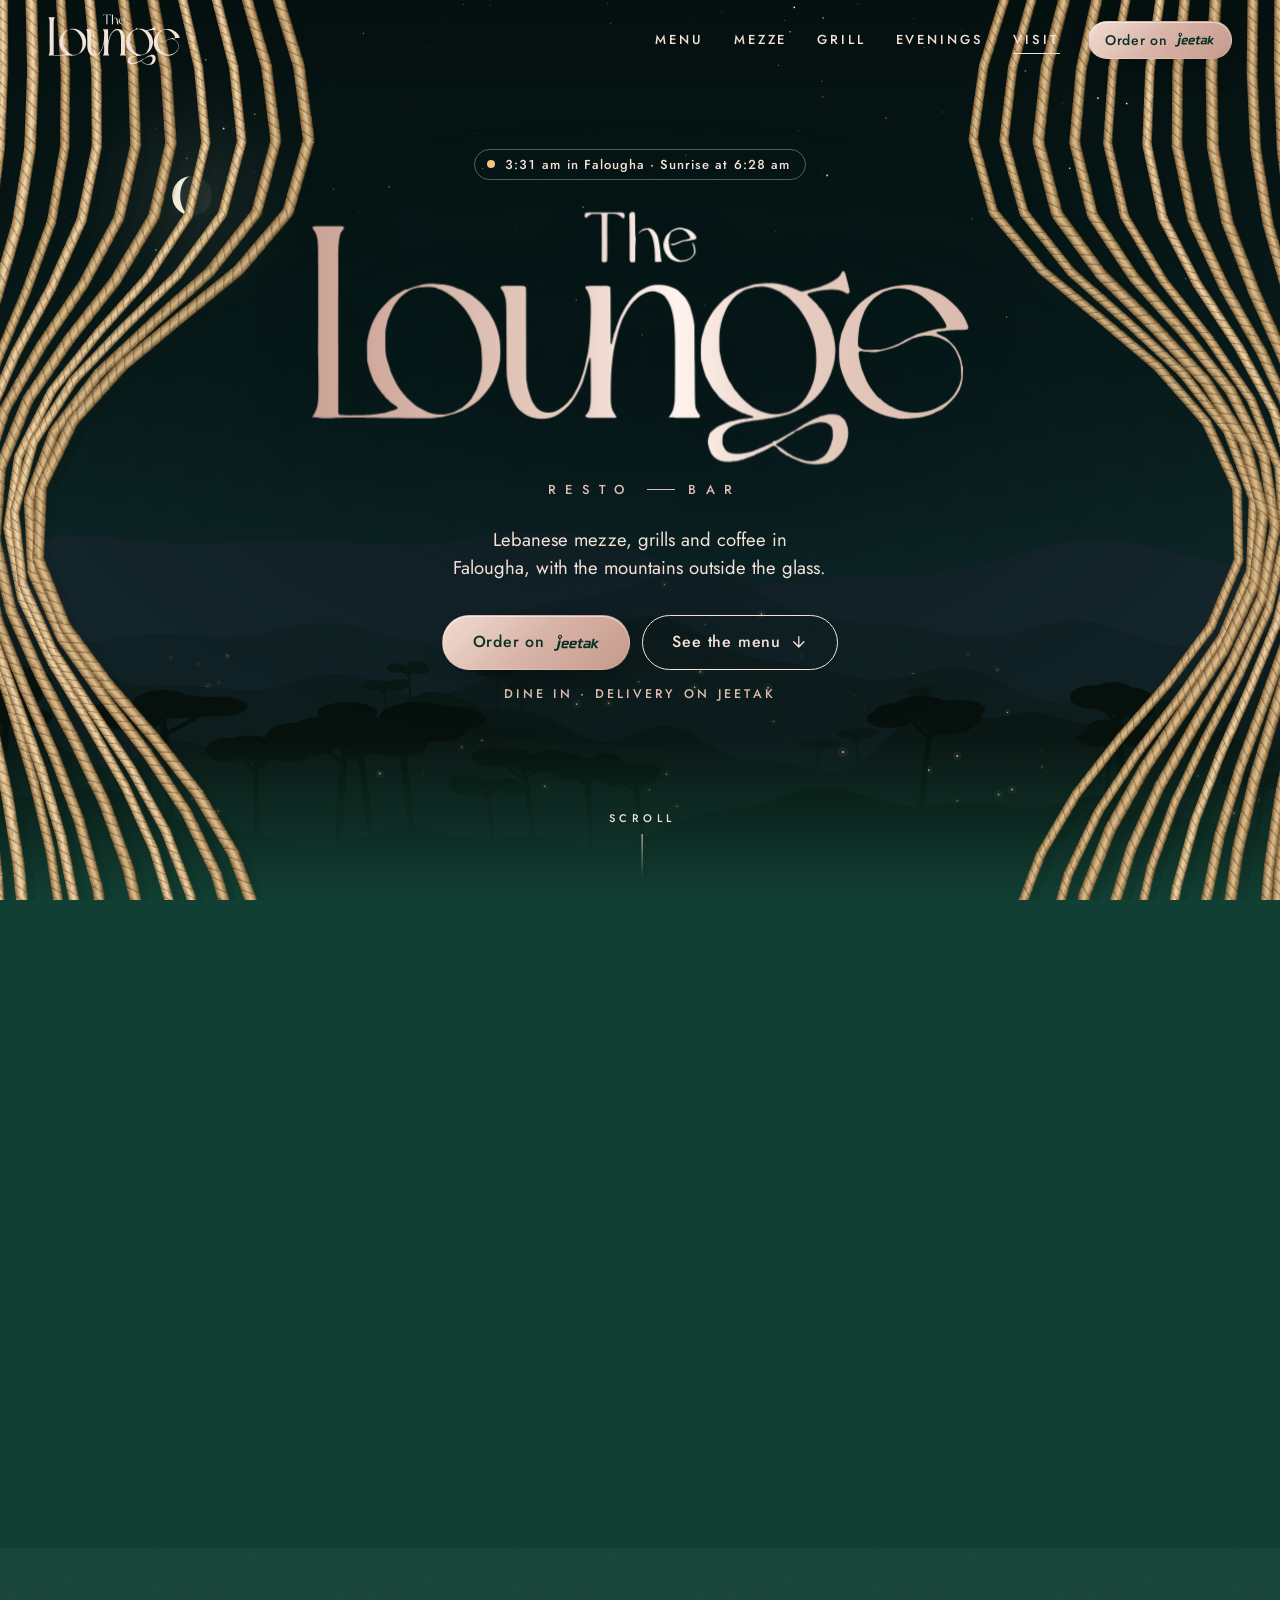
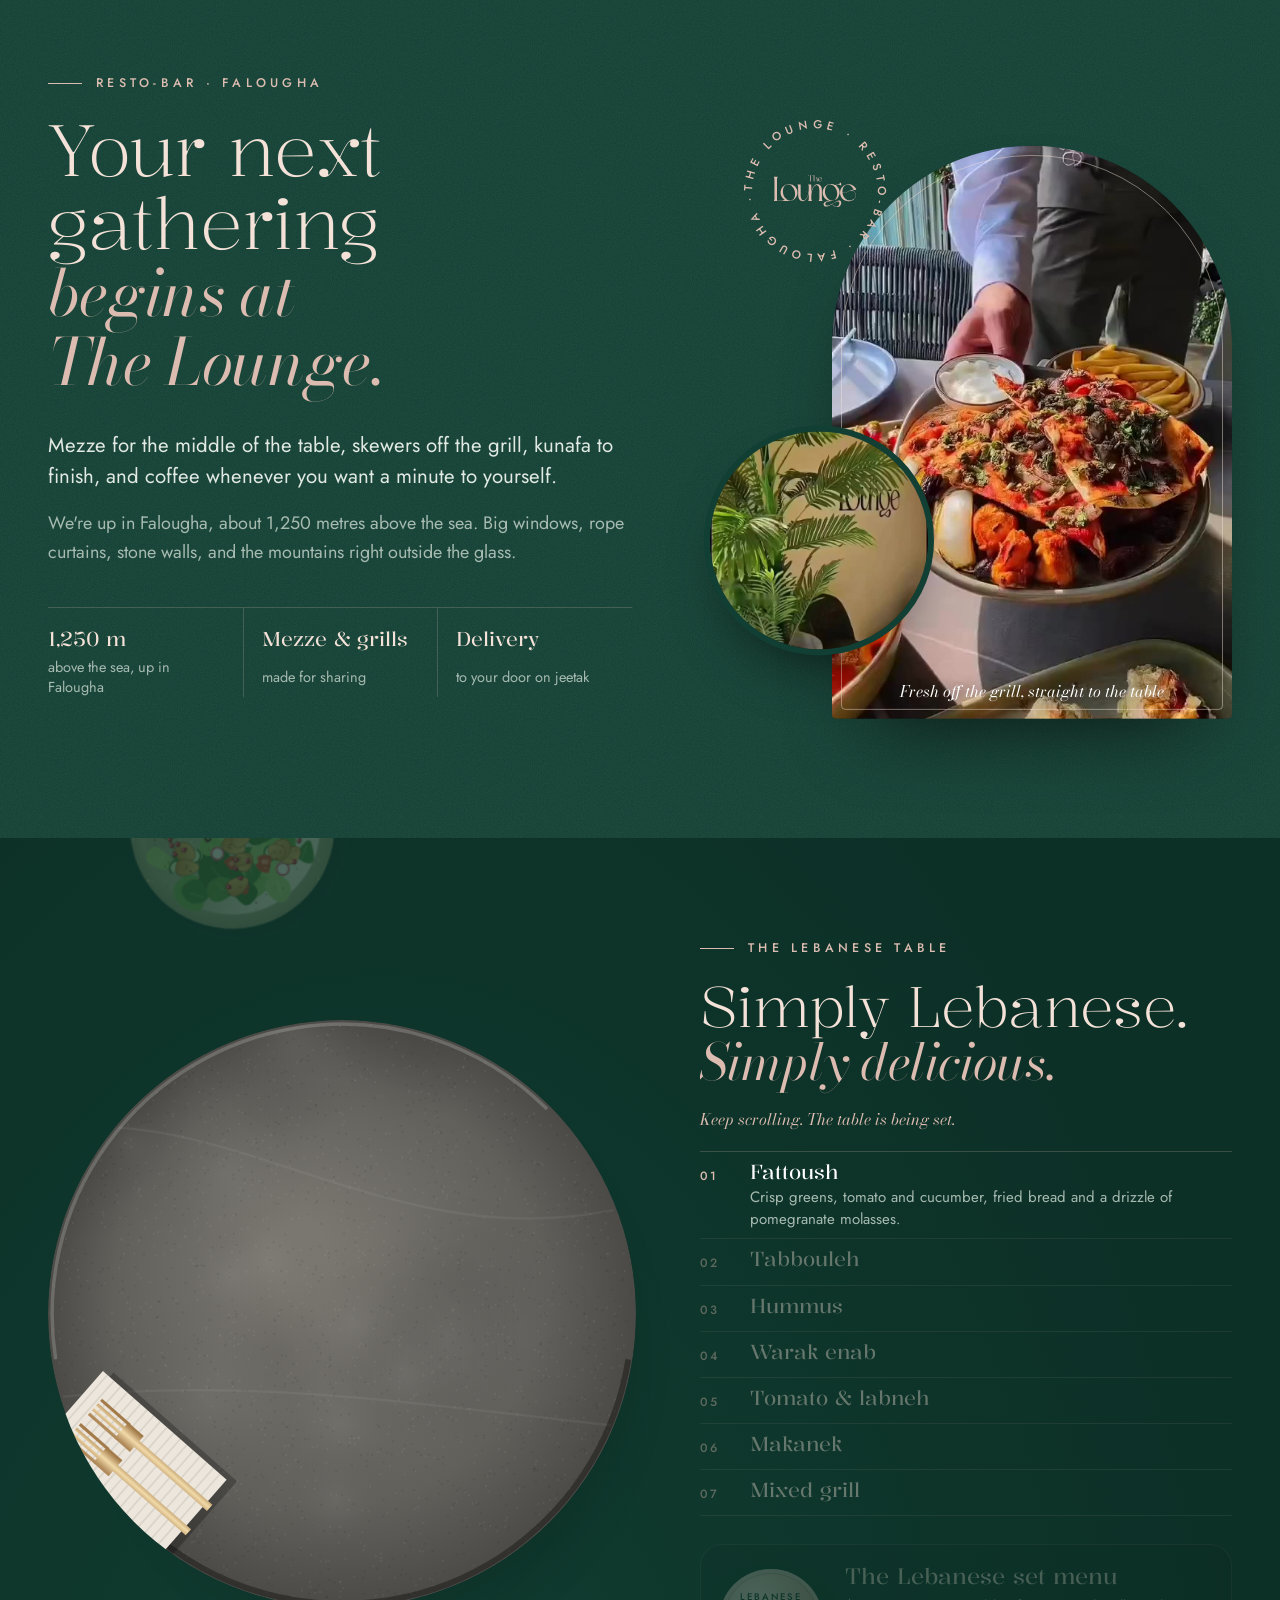
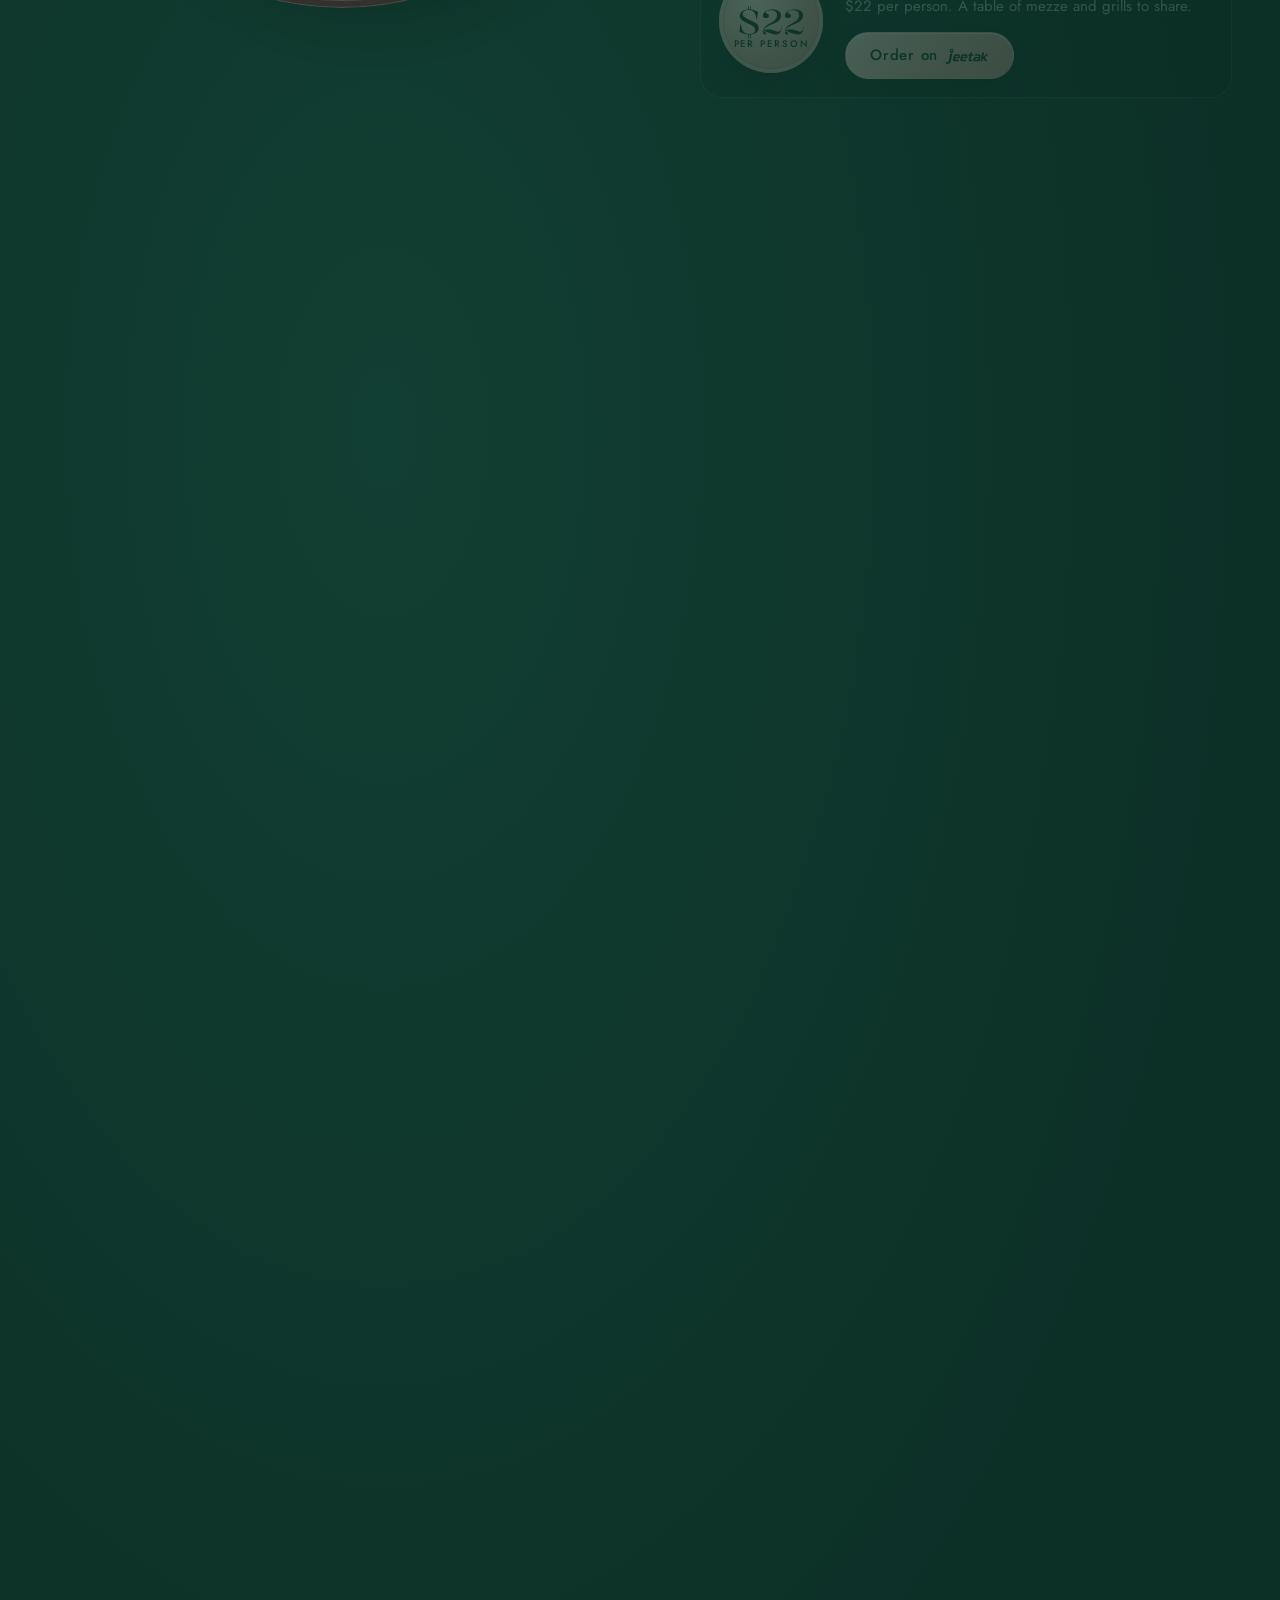
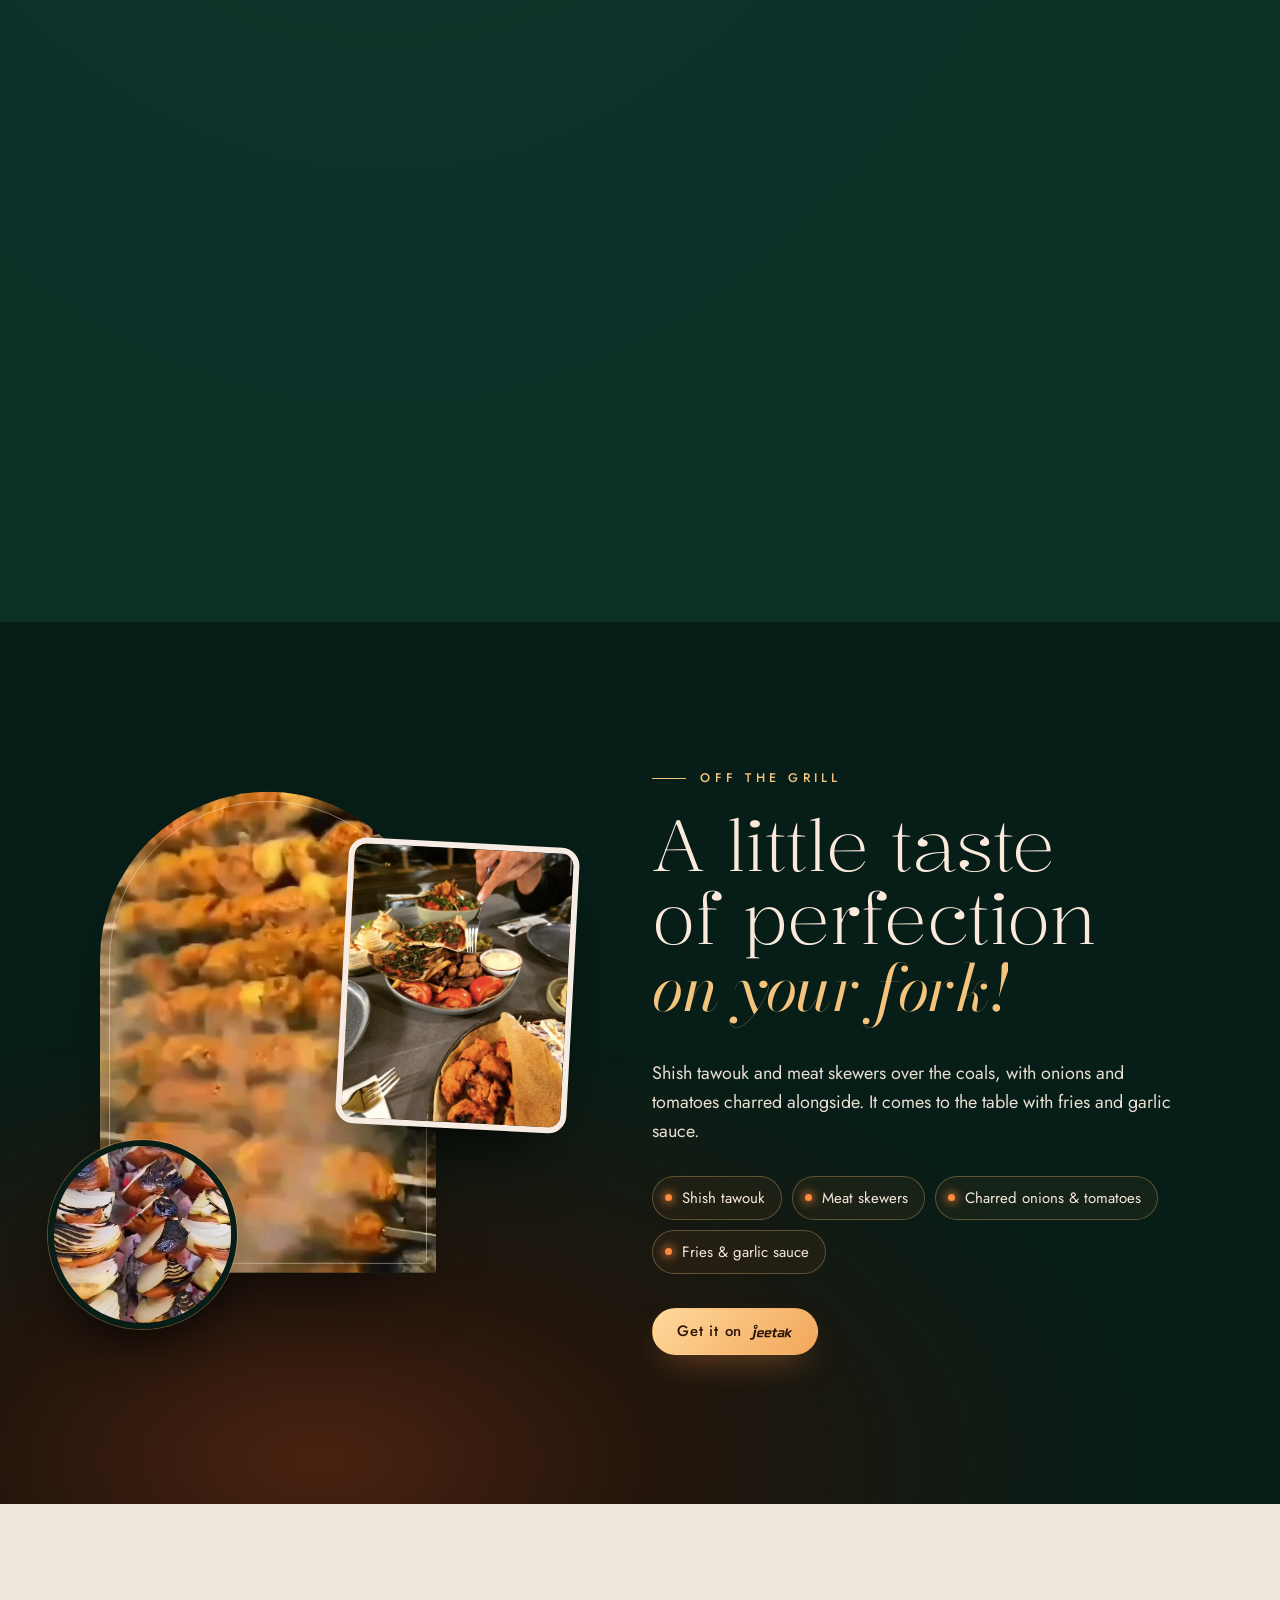
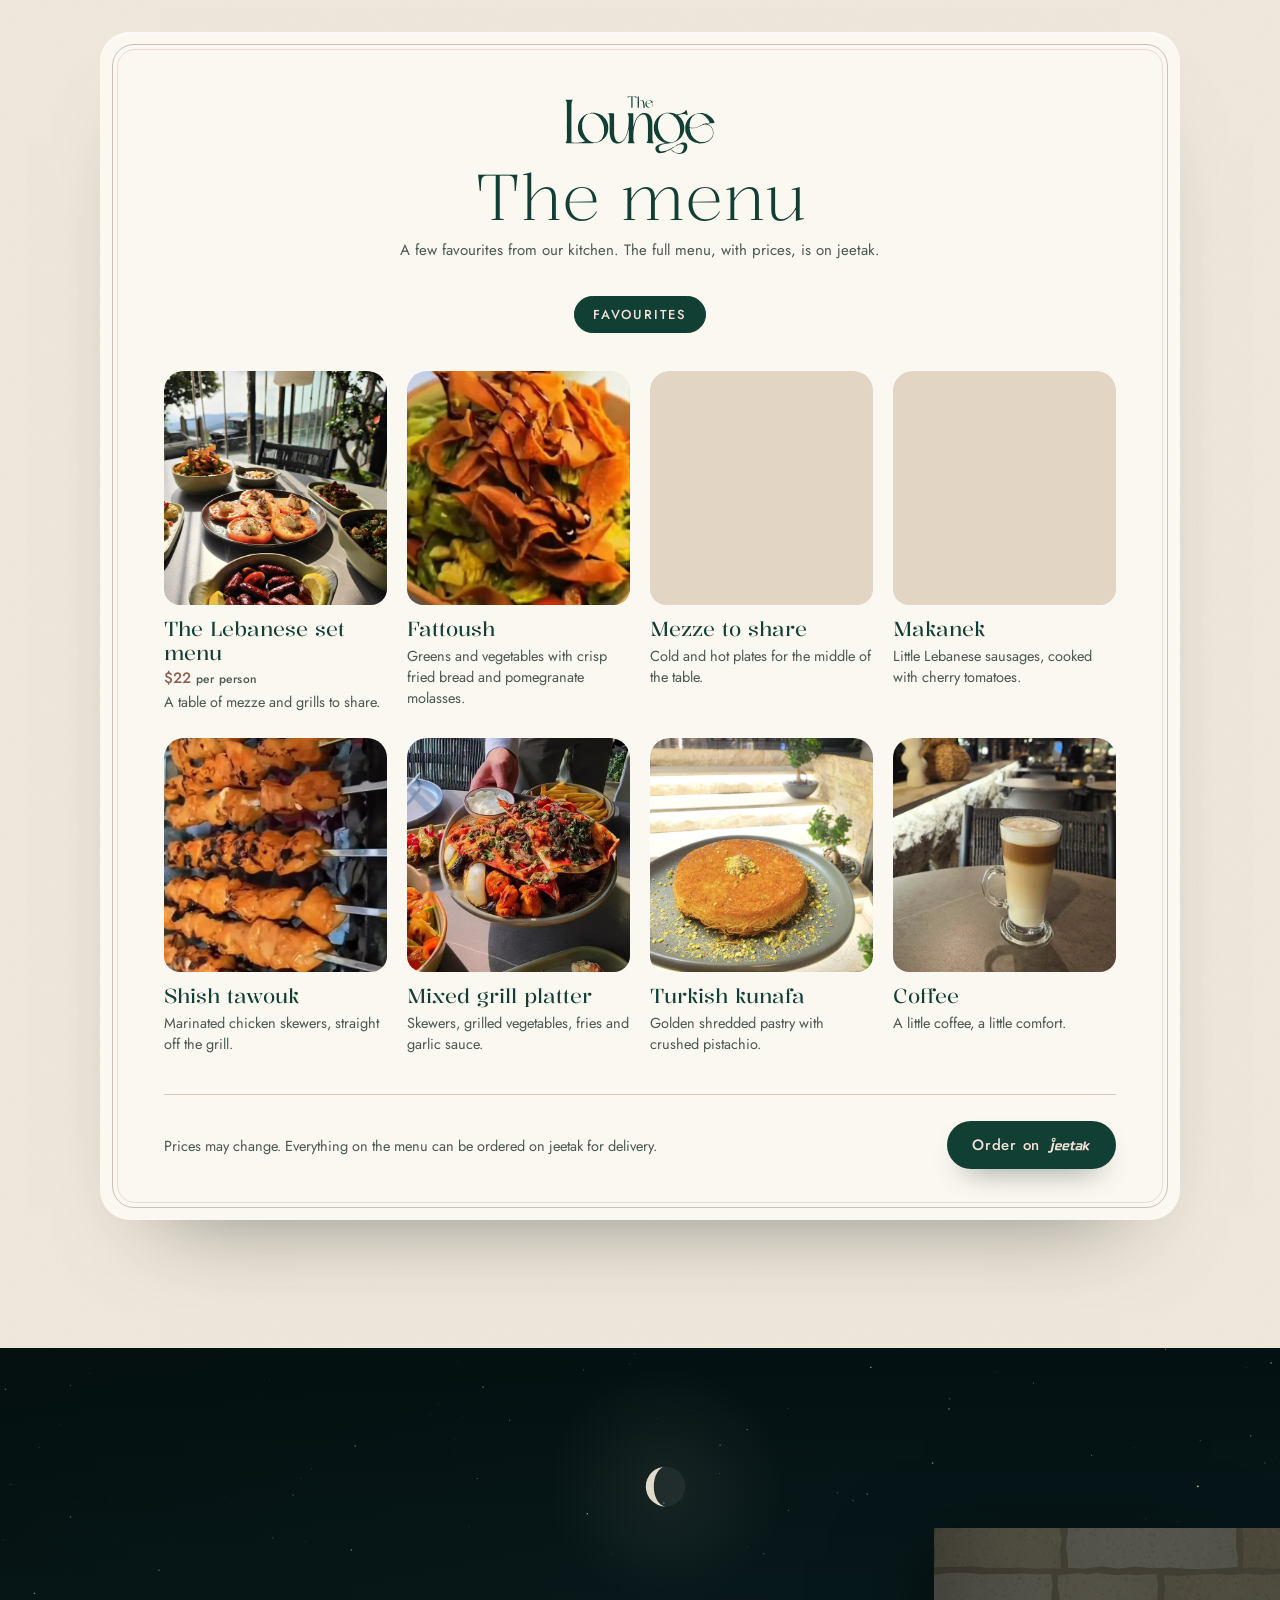
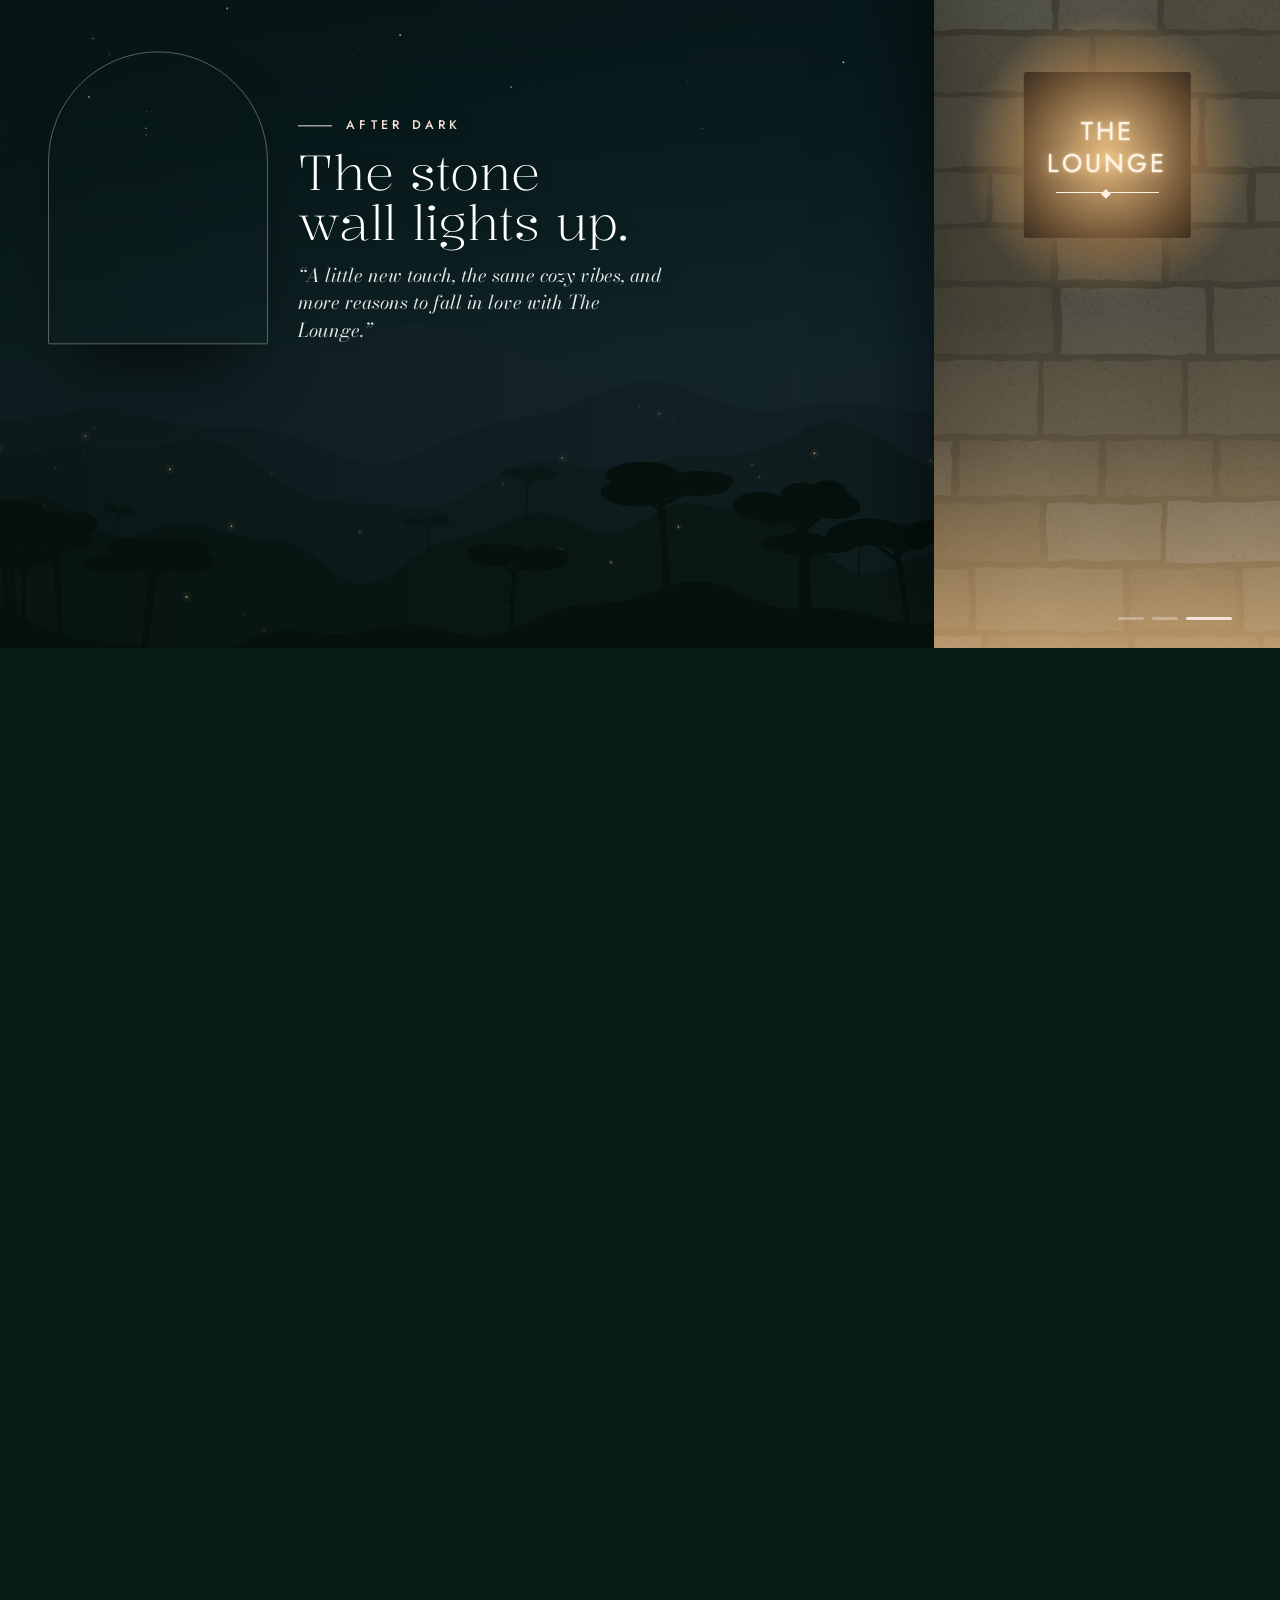
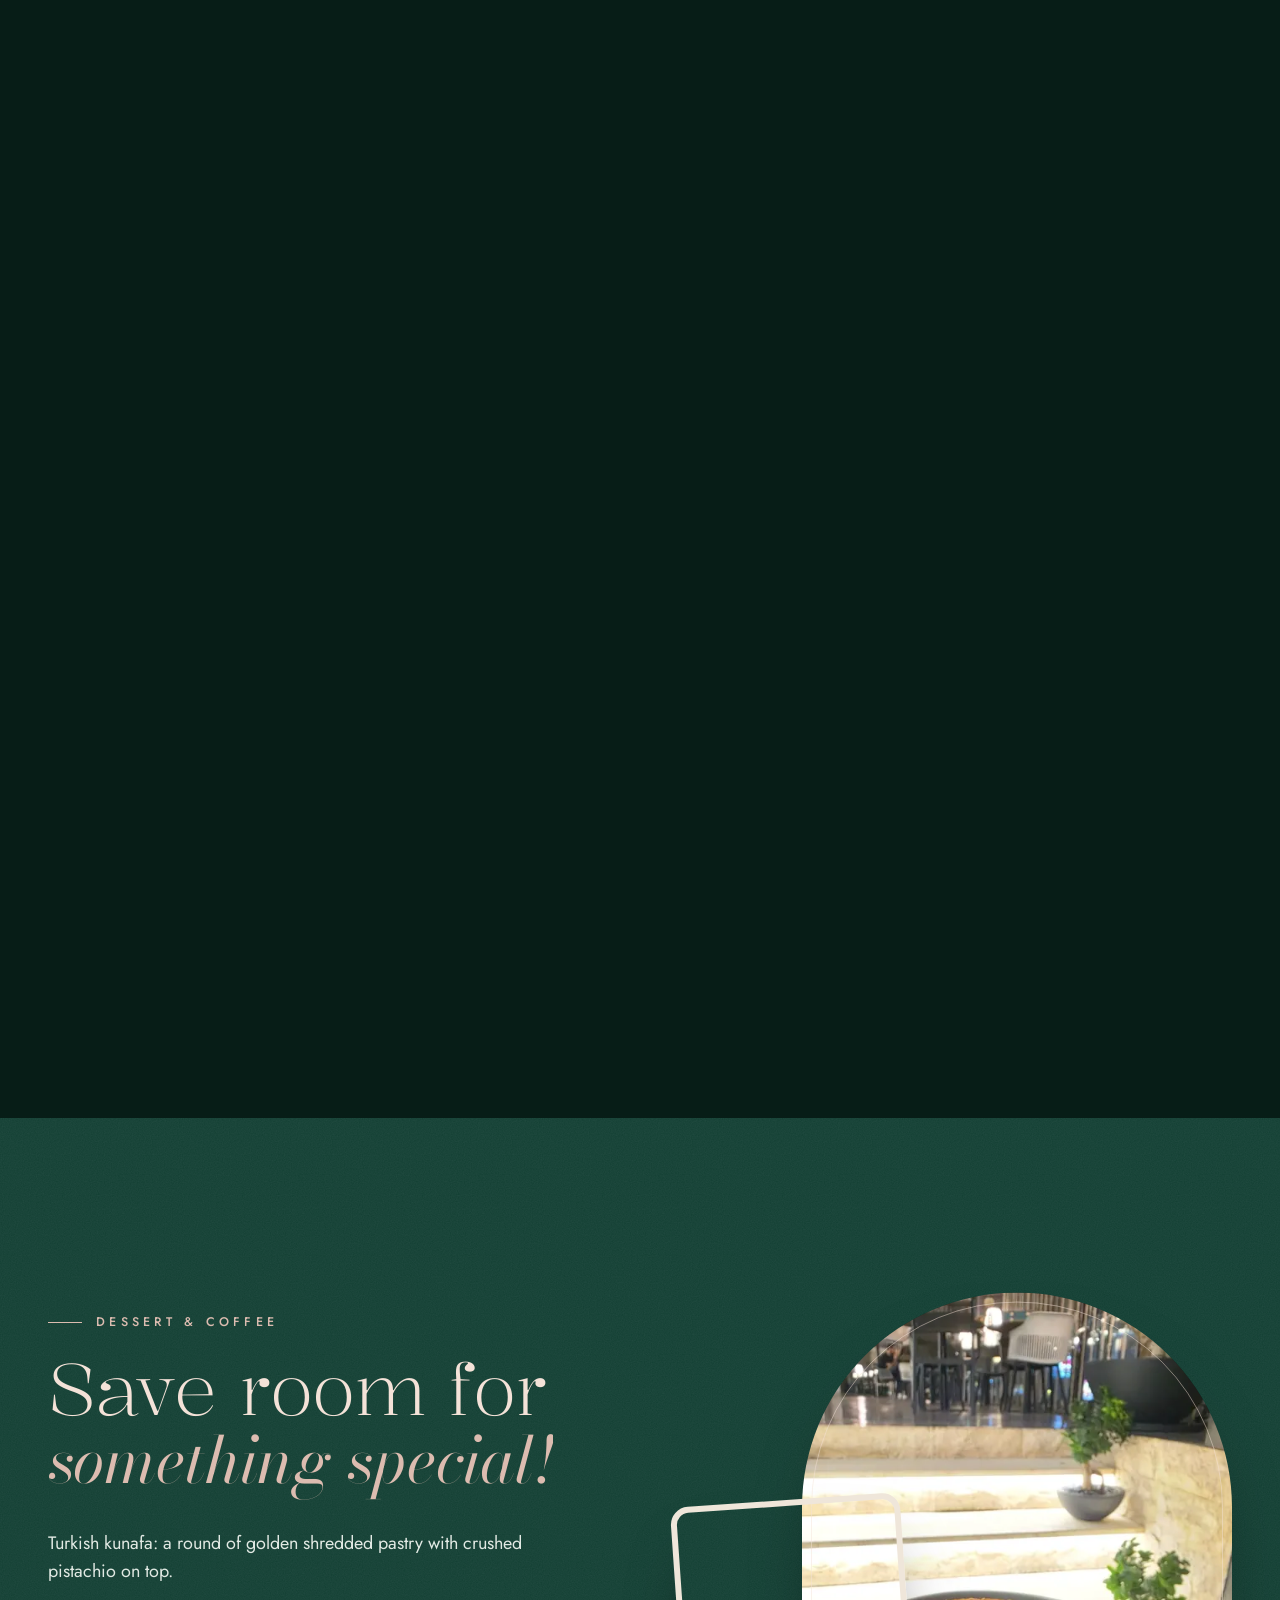
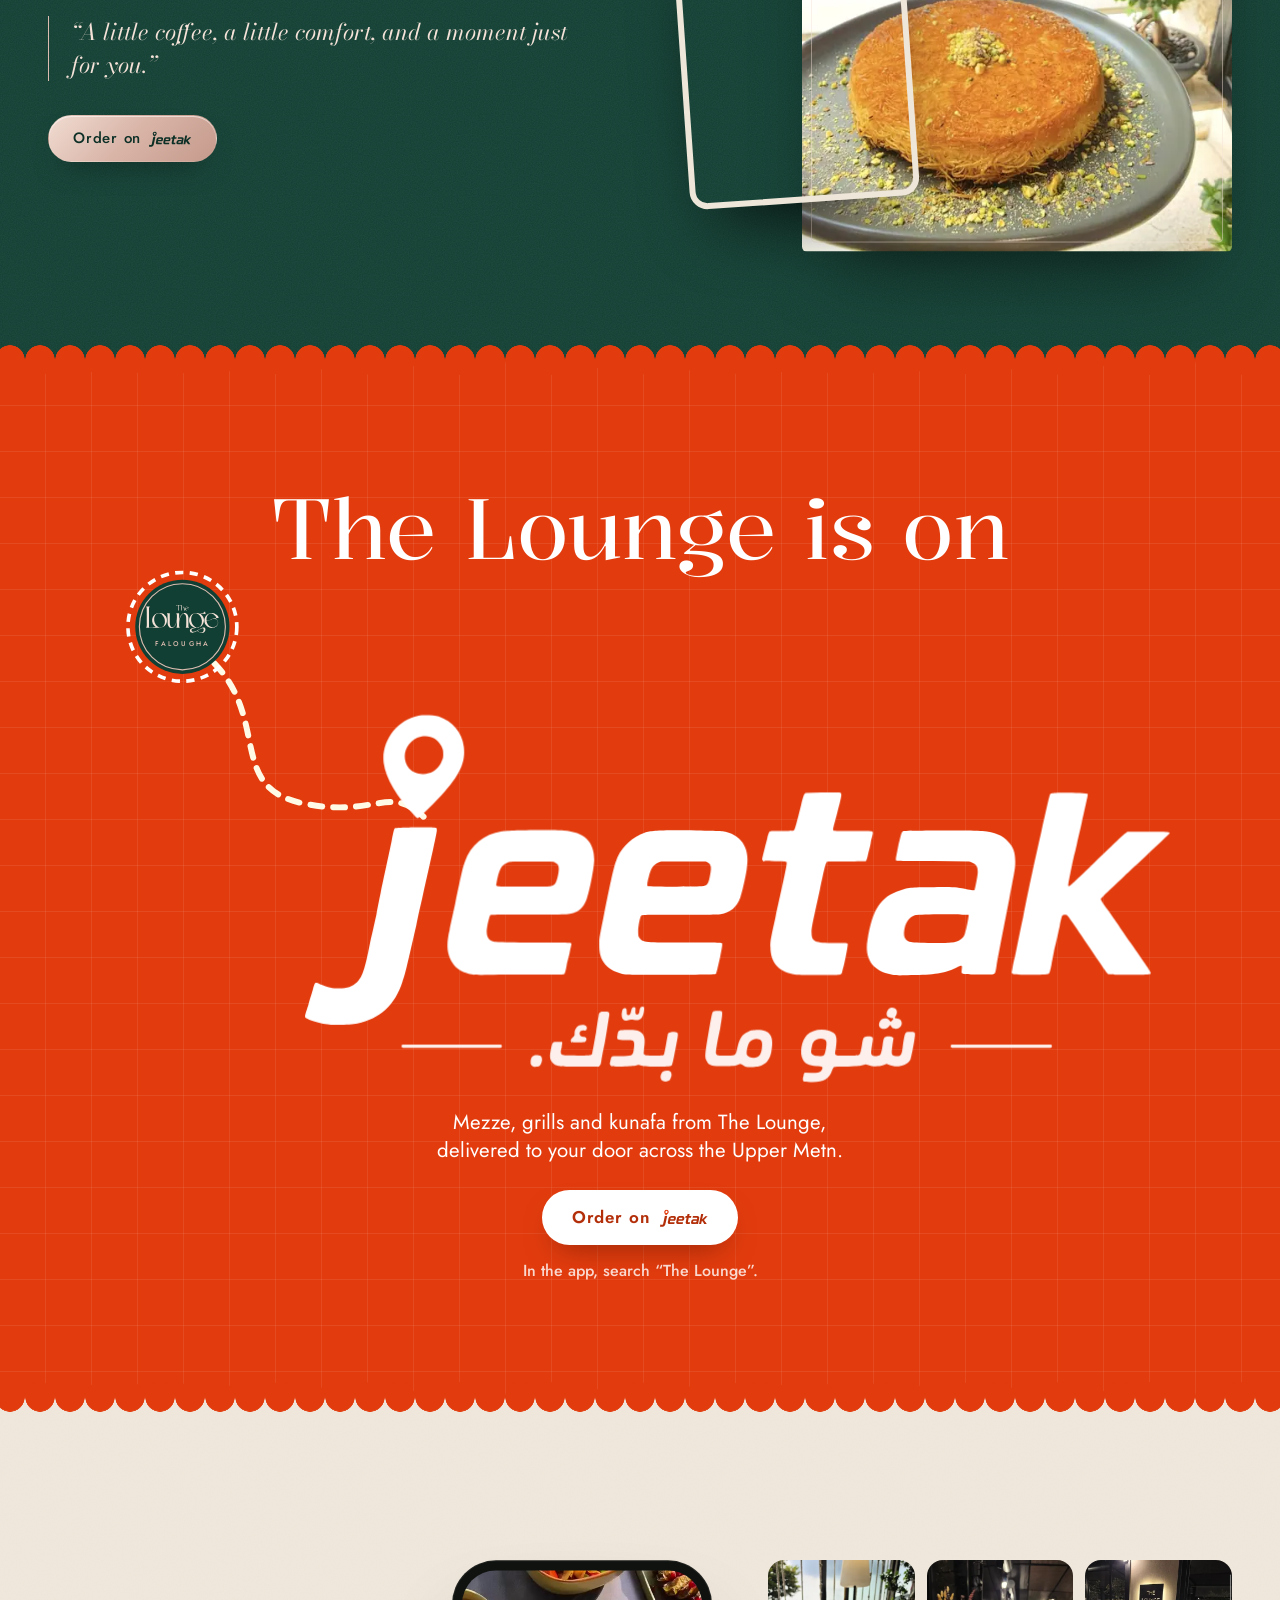
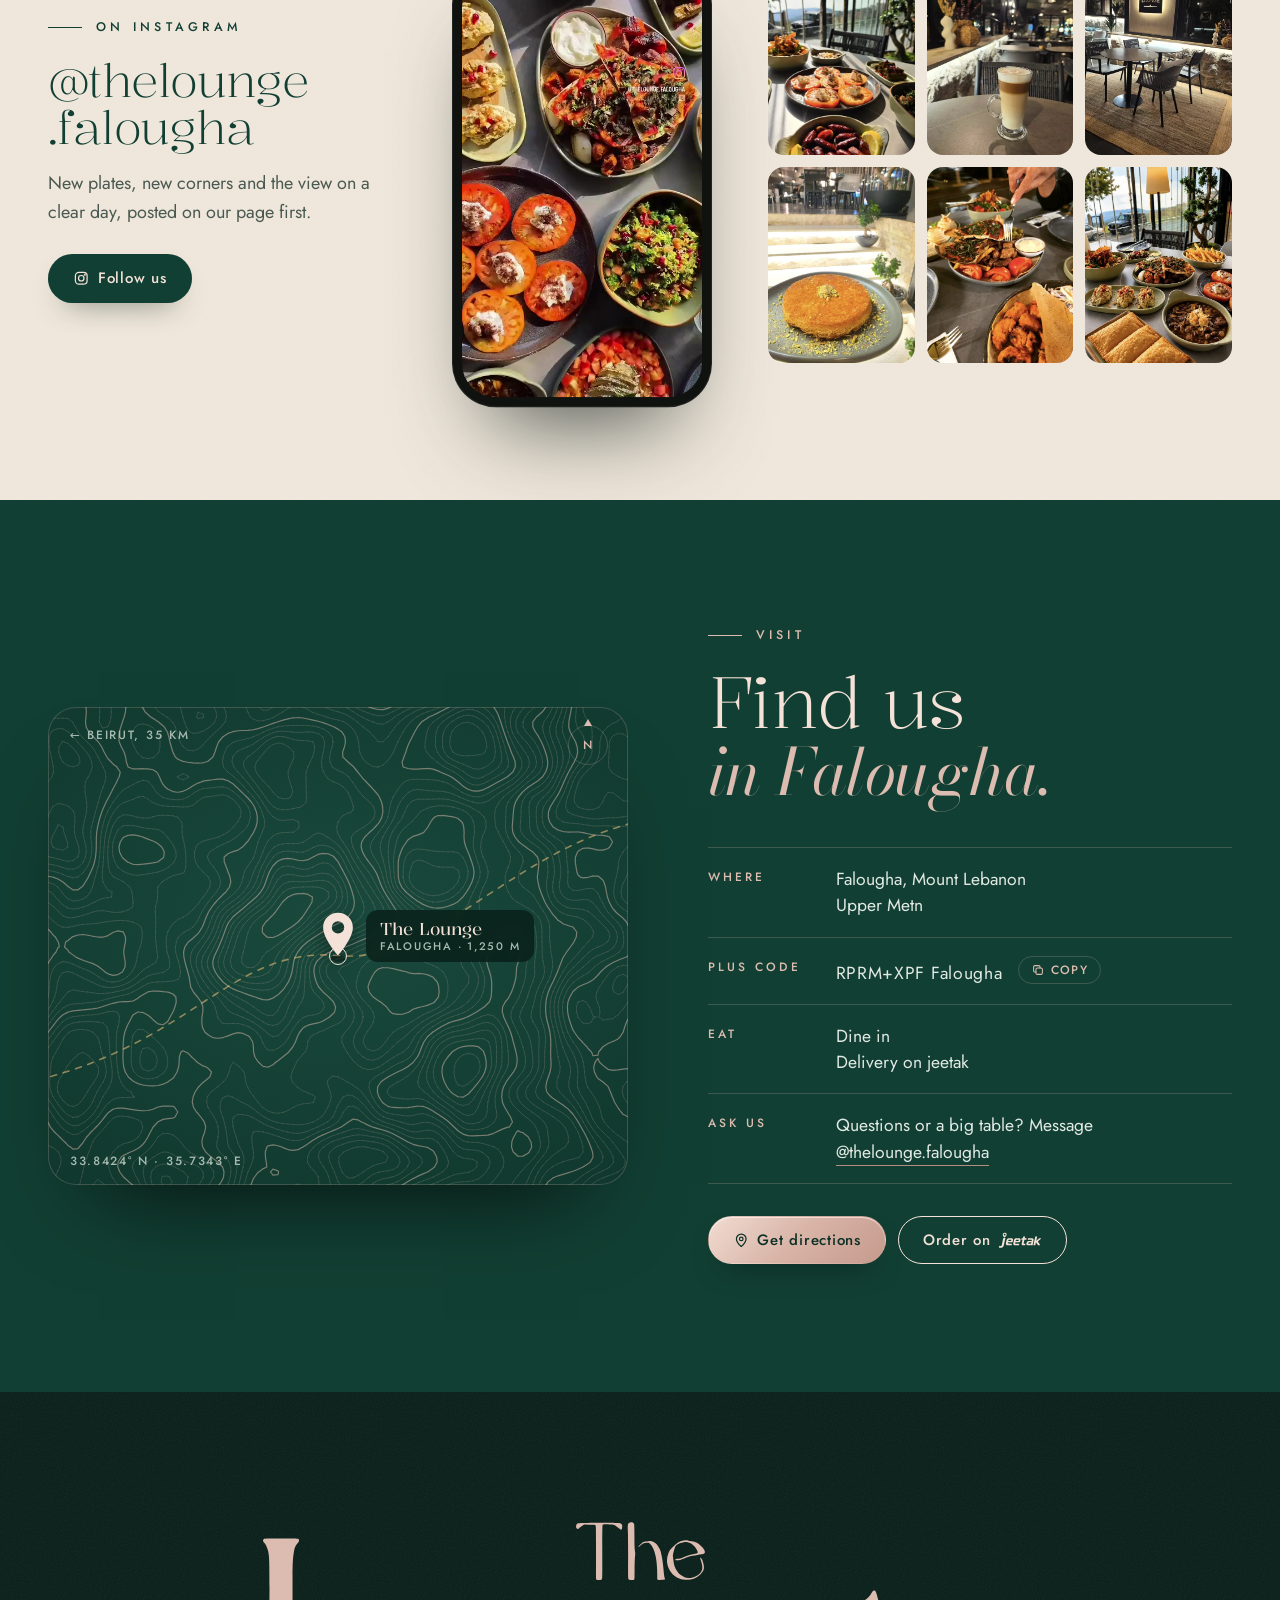
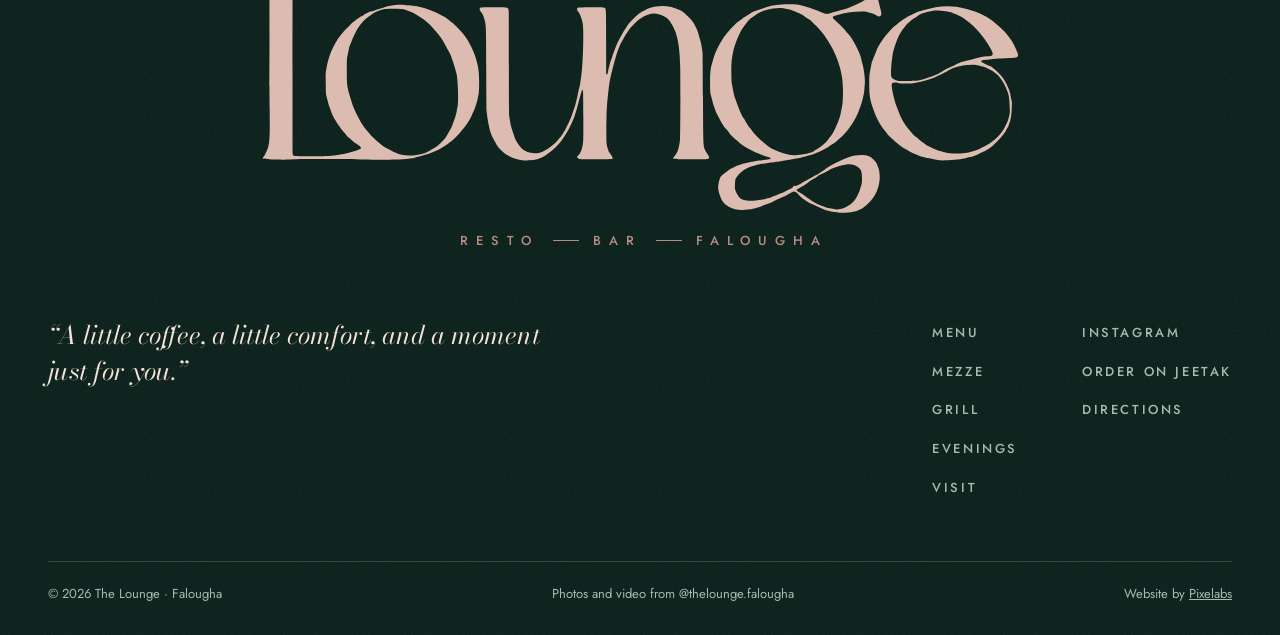
<file: index.html>
<!doctype html>
<html lang="en">
<head>
<meta charset="utf-8">
<meta name="viewport" content="width=device-width,initial-scale=1,viewport-fit=cover">
<title>The Lounge Falougha</title>
<meta name="claude:viewport-fit-sides" content="cover">
<meta name="description" content="The Lounge, a resto-bar in Falougha, Mount Lebanon. Lebanese mezze, grills, kunafa and coffee on a terrace with a mountain view. Dine in, or order delivery on jeetak.">
<meta name="theme-color" content="#123f33">
<meta property="og:type" content="website">
<meta property="og:title" content="The Lounge · Resto-bar in Falougha">
<meta property="og:description" content="Lebanese mezze, grills, kunafa and coffee with the mountains outside the glass. Order delivery on jeetak.">
<meta property="og:image" content="https://dimgrey-buffalo-431530.hostingersite.com/assets/img/og.jpg">
<meta property="og:image:width" content="1200">
<meta property="og:image:height" content="630">
<meta property="og:url" content="https://dimgrey-buffalo-431530.hostingersite.com/">
<meta name="twitter:card" content="summary_large_image">
<link rel="icon" type="image/png" sizes="32x32" href="assets/img/favicon-32.png">
<link rel="icon" type="image/svg+xml" href="assets/img/favicon.svg">
<link rel="apple-touch-icon" href="assets/img/apple-touch-icon.png">
<link rel="manifest" href="site.webmanifest">
<link rel="preload" href="assets/fonts/kalnia-latin-wght-normal.woff2" as="font" type="font/woff2" crossorigin>
<link rel="preload" href="assets/fonts/jost-latin-wght-normal.woff2" as="font" type="font/woff2" crossorigin>
<link rel="stylesheet" href="assets/css/site.css?v=0dbbac60bc">
<script type="application/ld+json">{"@context":"https://schema.org","@type":"Restaurant","name":"The Lounge","alternateName":"The Lounge Resto-Bar","url":"https://dimgrey-buffalo-431530.hostingersite.com/","image":"https://dimgrey-buffalo-431530.hostingersite.com/assets/img/og.jpg","servesCuisine":["Lebanese","Grill","Mezze"],"hasMenu":"https://dimgrey-buffalo-431530.hostingersite.com/#menu","address":{"@type":"PostalAddress","addressLocality":"Falougha","addressRegion":"Mount Lebanon","addressCountry":"LB"},"geo":{"@type":"GeoCoordinates","latitude":33.842438,"longitude":35.734297},"sameAs":["https://www.instagram.com/thelounge.falougha/"]}</script>
<script>document.documentElement.classList.add('js');</script>

</head>
<body>
<svg width="0" height="0" style="position:absolute" aria-hidden="true" focusable="false"><defs>
<symbol id="tl-logo" viewBox="14 13.5 579 225"><path fill-rule="evenodd" d="M25.12 196C22.14 195.91 19.5 195.71 19 195.54C18.52 195.37 17.68 195.26 17.14 195.3C15.92 195.38 15.72 194.95 16.56 194.04C16.9 193.68 17.57 192.64 18.05 191.75C21.3 185.76 21.63 182.43 21.36 158.38C21.26 149.03 21.18 140.76 21.18 140C21.21 135.57 21.24 106.42 21.21 100C21.19 95.81 21.19 85.23 21.21 76.5C21.27 41.96 21.19 39.96 19.49 35.05C18.66 32.67 18.12 31.69 17.02 30.64C16.11 29.77 16.01 28.79 16.78 28.1C17.28 27.65 17.87 27.62 30.17 27.62C42.62 27.62 43.05 27.64 43.4 28.11C44.04 29 43.82 29.9 42.63 31.25C41.01 33.07 40.53 34.18 39.88 37.59C39.05 41.98 38.76 47.4 38.78 57.75C38.79 62.77 38.79 94.9 38.77 129.16C38.76 163.41 38.82 191.65 38.91 191.91C39.29 192.98 39.78 193.25 41.35 193.26C42.19 193.26 43.66 193.36 44.62 193.48C45.6 193.61 51.14 193.62 57.12 193.51C68.42 193.31 67.59 193.37 77.89 191.79C81.02 191.3 89.57 188.63 90.48 187.85C91.45 187.01 90.96 186.39 87.47 184.02C85.77 182.87 83.9 181.39 83.31 180.73C82.72 180.08 81.84 179.29 81.36 178.99C80.87 178.69 80.18 177.97 79.82 177.41C79.46 176.84 78.62 175.81 77.96 175.12C76.55 173.67 72.79 168.53 71.87 166.81C71.53 166.16 70.88 165.12 70.43 164.5C69.99 163.88 69.19 162.19 68.67 160.75C68.14 159.31 67.39 157.27 67 156.23C66.61 155.19 66.05 153.27 65.75 151.98C65.45 150.68 64.97 148.84 64.68 147.88C64.21 146.3 64.15 145.32 64.06 138.12C63.97 130.44 63.99 129.99 64.6 126.62C65.91 119.36 68.21 112.67 70.97 108.09C71.37 107.42 72.35 105.75 73.15 104.38C74.56 101.94 78.01 97.96 82.62 93.42C84.34 91.74 90.35 87.15 91.18 86.89C91.49 86.8 92.31 86.32 93.02 85.84C94.7 84.68 97.7 83.25 98.45 83.25C98.77 83.25 99.56 83.04 100.2 82.79C102.37 81.93 110.86 79.24 112.12 79.02C116.66 78.2 120.94 77.92 124.24 78.22C125.83 78.37 128.59 78.6 130.38 78.74C134.38 79.06 139.22 80.26 142.35 81.73C143.58 82.3 145.28 82.94 146.13 83.15C146.98 83.37 148.73 84.15 150.02 84.89C151.32 85.63 153.1 86.58 153.98 87C154.87 87.43 156.28 88.36 157.11 89.08C157.94 89.8 159.25 90.86 160.01 91.43C163.15 93.81 167.86 98.83 170.61 102.73C172.51 105.42 175.7 111.34 176.81 114.25C180.24 123.19 181.15 128.77 180.93 139.38C180.82 144.22 180.69 146.14 180.42 146.91C180.21 147.47 179.97 148.6 179.87 149.41C179.69 150.96 177.47 157.98 176.86 158.93C176.66 159.23 176.27 160.08 175.99 160.8C173.95 166.03 171.7 169.49 166.35 175.62C162.88 179.61 160.43 181.76 155.86 184.84C150.09 188.72 145.1 190.91 137.12 193.06C135.61 193.46 133.52 194.07 132.48 194.4C130.66 194.97 129.77 195.1 122.88 195.8C119.5 196.14 104.84 196.22 92.38 195.96C87.97 195.87 75.6 195.71 64.88 195.61C46.88 195.45 42.56 195.51 31.88 196.08C31.05 196.13 28.01 196.09 25.12 196ZM134.4 192.31C135.49 192.02 137.03 191.67 137.83 191.53C139.3 191.27 140.23 190.86 143.88 188.87C144.97 188.27 146.16 187.63 146.5 187.46C149.54 185.9 155.01 180.47 156.5 177.5C156.81 176.89 157.6 175.53 158.26 174.49C159.53 172.45 160.04 171.33 161.21 168C161.62 166.83 162.29 164.92 162.71 163.75C163.13 162.58 163.65 160.56 163.87 159.25C164.09 157.94 164.41 156.14 164.57 155.25C165.32 151.19 164.8 135.66 163.75 130.88C162.79 126.52 159.59 116.76 158.49 114.88C158.25 114.46 157.08 112.28 155.88 110.02C153.23 105 150.67 101.3 147.38 97.71C146 96.21 144.48 94.5 144 93.91C141.18 90.43 132.1 84.26 128.13 83.13C127.31 82.9 126.21 82.48 125.68 82.21C123.99 81.35 119.34 80.93 113.56 81.1C108.81 81.24 108.35 81.3 106.06 82.03C102.87 83.05 100.81 83.99 99.74 84.93C99.27 85.34 98.09 86.19 97.12 86.8C93.96 88.83 90.09 93.16 87.77 97.25C86.44 99.6 84.47 103.83 83.99 105.38C83.82 105.92 83.34 107.05 82.92 107.88C82.5 108.71 81.98 110.37 81.74 111.62C81.51 112.86 81.05 115.06 80.73 116.5C80.17 118.99 80.14 119.6 80.13 128.25C80.12 137.41 80.18 138.24 81.15 143C81.36 144.03 82.14 146.75 82.89 149.04C83.64 151.33 84.25 153.34 84.25 153.49C84.25 153.92 86.09 158.16 88.05 162.23C89.86 165.99 91.94 169.53 93.48 171.5C94.77 173.14 98.67 177.68 99.99 179.09C102.25 181.51 108.7 186.75 109.41 186.75C109.49 186.75 111.32 187.69 113.47 188.84C119.43 192.04 122.9 192.9 129.53 192.85C131.62 192.84 132.98 192.69 134.4 192.31ZM270.56 58.99C270.25 58.87 269.99 58.62 269.98 58.45C269.97 58.27 269.97 49.18 269.99 38.25C270.01 22.37 269.95 18.25 269.69 17.75C269.36 17.13 269.36 17.12 265.15 17.06L260.93 16.99L259.25 18.13C258.32 18.76 257.36 19.49 257.12 19.76C255.7 21.32 254.06 19.05 255.13 16.99C255.77 15.74 256 15.71 263.96 15.73C268.04 15.73 273.34 15.72 275.75 15.69C278.16 15.67 282.02 15.67 284.34 15.71C288.56 15.77 288.56 15.77 289.31 16.52C290.03 17.24 290.06 17.36 289.93 18.8C289.74 20.89 289.3 21.3 288.2 20.4C284.5 17.4 284.02 17.15 281.62 16.97C277.02 16.62 275.3 16.69 275 17.26C274.81 17.61 274.74 23.84 274.76 38.06C274.81 58.35 274.81 58.35 274.25 58.8C273.64 59.29 271.57 59.4 270.56 58.99ZM294.97 58.78C294.39 58.31 294.39 58.31 294.44 42.84C294.47 34.34 294.39 25.13 294.26 22.39C293.99 16.27 294.09 15.94 296.56 15.23C297.5 14.96 298.54 15.45 298.95 16.37C299.16 16.84 299.25 19.58 299.26 25.95C299.27 32.5 299.36 35.4 299.62 36.86C299.91 38.46 299.92 39.33 299.69 41.48C299.53 42.93 299.39 47.42 299.38 51.45C299.37 57.64 299.31 58.81 299 59.01C298.3 59.45 295.61 59.29 294.97 58.78ZM317.38 59L316.62 58.77L316.62 54.45C316.59 43.37 314.72 35.33 311.35 31.8C310.32 30.73 310.32 30.73 308.6 30.9C306.38 31.13 305.02 31.72 303.83 32.98C302.96 33.91 302.09 34.35 302.29 33.76C302.51 33.13 305.24 30.62 306.14 30.22C306.75 29.95 308.13 29.7 309.58 29.6C312 29.43 312 29.43 313.82 30.33C315.45 31.13 315.79 31.43 317.03 33.18C317.79 34.25 318.65 35.8 318.95 36.62C319.88 39.22 321 45.79 321.38 50.88C321.66 54.67 322.05 57.38 322.38 57.9C322.56 58.18 322.63 58.54 322.54 58.68C322.32 59.04 318.31 59.29 317.38 59ZM336.38 58.83C332.38 58.34 328.71 55.88 326.36 52.11C323.49 47.52 323.28 42.41 325.74 37.52C326.68 35.66 327 35.31 330.77 31.92C333.23 29.71 337.84 28.46 340.5 29.27C340.98 29.41 342.16 29.64 343.11 29.77C345.47 30.08 347.51 31.1 349.77 33.07C353.63 36.46 354.06 39.5 350.66 39.5C349.93 39.5 348.78 39.67 348.1 39.88C347.43 40.09 345.52 40.47 343.88 40.73C341.73 41.07 340.27 41.47 338.75 42.13C334.03 44.17 333.78 44.25 332.29 44.25C331.31 44.25 330.71 44.13 330.51 43.89C330.07 43.36 330.93 43 332.67 43C333.78 43 334.51 42.82 335.75 42.22C338.77 40.78 341.62 39.82 343.75 39.52C347.84 38.95 348.06 38.72 346.84 36.27C345.21 33.01 341.52 30.25 338.79 30.25C336.16 30.25 332.26 31.55 330.94 32.88C330.31 33.51 329.7 35.24 328.87 38.7C328.5 40.24 328.48 40.8 328.71 42.32C328.86 43.31 329.05 44.74 329.13 45.5C329.51 49.15 331.69 53.25 334.29 55.21C336.33 56.74 338.64 57.75 340.14 57.75C345.96 57.75 351 54.06 351 49.81C351 48.42 350.28 45.22 349.58 43.47C349.12 42.3 349.29 41.98 350.02 42.65C350.81 43.36 351.2 44.26 351.78 46.68C352.71 50.58 352.27 52.15 349.47 54.95C346.07 58.34 342.07 59.53 336.38 58.83ZM213.53 196.49C207.28 195.71 201.78 193.04 197.51 188.72C195.37 186.55 194.89 185.89 192.88 182.25C191.64 180.02 190.44 177.65 190.21 176.99C188.72 172.68 187.15 164.69 186.61 158.75C186.52 157.72 186.41 143.32 186.37 126.75C186.28 93.94 186.28 93.76 184.83 88.75C184.01 85.89 183.51 84.85 182.29 83.38C181.16 82.02 181 81.25 181.71 80.54C182.12 80.13 182.74 80.06 187.4 79.96C190.27 79.9 194.8 79.91 197.46 79.99C203.72 80.17 203.49 79.98 203.52 84.95C203.53 86.83 203.56 104.86 203.59 125C203.65 157.4 203.7 161.9 204.06 164C204.28 165.31 204.59 167.22 204.74 168.25C204.9 169.28 205.3 170.91 205.63 171.88C205.96 172.84 206.7 175.14 207.27 177C208.38 180.61 208.78 181.43 211.07 184.75C213.37 188.09 215.4 189.55 219.24 190.63C222.44 191.52 226.12 191.36 228.94 190.2C233.28 188.41 239.06 183.95 241.39 180.58C241.88 179.87 242.54 179.12 242.84 178.92C244.48 177.85 250.29 166.48 251.88 161.25C252.19 160.22 252.7 158.76 253 158C254.02 155.46 255 151.7 256.39 144.88C256.61 143.78 257.02 142.11 257.29 141.17C257.56 140.23 257.88 138.6 258 137.54C258.13 136.49 258.4 134.56 258.62 133.25C259.9 125.38 260.76 100.56 260 93.33C259.63 89.82 257.92 84.98 256.47 83.31C255.16 81.81 255.23 80.59 256.64 80.19C257.05 80.08 261.62 79.96 266.8 79.93C278.33 79.86 277.26 79.42 277.54 84.31C277.64 86.13 277.72 96.62 277.72 107.62C277.71 131.7 277.7 130.54 278.01 131C278.38 131.56 278.9 130.77 279.12 129.31C279.48 126.94 280.8 121.63 281.26 120.72C281.53 120.21 281.98 118.91 282.28 117.84C282.57 116.77 282.96 115.55 283.15 115.13C283.34 114.72 284 112.94 284.63 111.18C285.26 109.42 286.48 106.66 287.35 105.05C290.27 99.63 291.51 97.45 292.11 96.66C292.44 96.23 293.12 95.2 293.61 94.38C294.77 92.45 299.43 87.49 301.93 85.52C303 84.67 304.72 83.58 305.74 83.08C306.77 82.59 307.89 81.98 308.24 81.72C309.34 80.91 312.88 79.78 315.53 79.38C322.26 78.38 328.14 79.31 334.16 82.33C336.14 83.33 336.82 83.86 339.91 86.92C343.11 90.09 343.54 90.61 344.96 93.2C346.83 96.61 347.62 98.51 348.23 101C348.49 102.03 349.03 104 349.44 105.38C349.85 106.75 350.37 109.11 350.59 110.62C350.81 112.14 351.06 113.77 351.14 114.25C351.23 114.73 351.39 130.37 351.49 149C351.69 185.36 351.68 185.13 352.98 188.54C353.28 189.32 354.07 190.7 354.73 191.6C356.52 194.02 356.62 195.27 355.06 195.67C353.38 196.1 328.96 195.76 328.81 195.3C328.72 195.02 329.4 193.9 330.58 192.43C332.19 190.4 333.29 186.66 333.99 180.88C334.27 178.55 334.37 137.04 334.13 125.88C333.93 117.01 333.29 109.95 332.25 105.12C331.25 100.45 330.53 98.38 328.49 94.29C325.8 88.92 323.29 86.83 317.62 85.24C313.52 84.1 309.17 85.17 303.66 88.67C301.57 90 296.35 95.2 295.04 97.25C294.56 98.01 293.74 99.19 293.23 99.88C292.72 100.56 291.83 102.07 291.25 103.23C290.67 104.39 289.92 105.78 289.58 106.32C287.82 109.11 285.4 116.01 283.26 124.38C280.24 136.13 280.02 137.5 278.33 155.25C277.85 160.3 277.68 180.45 278.08 183.88C278.38 186.36 279.36 189.45 280.31 190.85C283.26 195.22 283.31 195.48 281.25 195.68C278.32 195.97 258.4 195.84 257.32 195.54C256.39 195.27 255.5 194.49 255.5 193.95C255.5 193.84 256.03 193.22 256.69 192.56C258.2 191.04 259.09 188.89 259.81 185.04C260.35 182.19 260.36 181.68 260.33 162.93C260.29 143.12 260.26 142.51 259.34 143.28C259.15 143.43 259 143.75 259 143.99C259 144.22 258.73 145.19 258.4 146.14C258.07 147.1 257.44 149.39 257 151.25C256.56 153.11 255.77 155.97 255.25 157.62C254.73 159.28 254.22 161.02 254.12 161.5C253.67 163.69 250.52 170.65 248.17 174.67C243.09 183.37 238.91 187.94 231.4 193.01C227.81 195.42 224.05 196.52 218.88 196.63C216.95 196.68 214.55 196.61 213.53 196.49ZM455.38 236.49C454.55 236.38 452.69 236.17 451.25 236.04C448.58 235.79 444.89 234.72 442.57 233.53C441.98 233.24 440.35 232.5 438.92 231.89C437.5 231.28 435.96 230.57 435.48 230.3C435.01 230.03 434.06 229.62 433.38 229.4C432.69 229.18 431.54 228.55 430.82 228.01C430.11 227.47 429.21 226.86 428.82 226.66C427.69 226.06 424.31 223.02 423.77 222.1C423.17 221.09 421.34 220.11 420.47 220.33C420.14 220.42 418.81 221.12 417.5 221.9C416.19 222.68 414.23 223.74 413.12 224.25C409.33 226.01 406.62 227.21 406.08 227.37C405.78 227.45 405.11 227.81 404.6 228.16C404.08 228.51 402.92 229.06 402.02 229.38C397.33 231.06 396.31 231.45 395.62 231.8C394.51 232.38 387.83 234 386.57 234C385.96 234 384.42 234.13 383.14 234.29C376.21 235.14 368.8 232 365.95 227C364.58 224.59 362.99 219.34 363.01 217.25C363.02 215.44 363.59 212.5 364.3 210.58C364.78 209.29 365.16 208.78 366.65 207.46C368.67 205.67 372.58 202.91 373.51 202.63C373.85 202.53 374.6 202.18 375.17 201.85C377.3 200.63 382.69 198.91 386.86 198.12C387.94 197.91 389.24 197.64 389.73 197.51C390.86 197.2 394.95 196.63 398.97 196.22C403.09 195.79 404.25 194.93 401.68 194.22C397.53 193.08 392.12 191.06 389.77 189.76C382 185.48 381.54 185.17 377.13 181.25C376.28 180.49 374.88 179.27 374.03 178.54C373.17 177.8 372.18 176.73 371.82 176.16C371.47 175.59 370.25 174.05 369.11 172.73C367.16 170.47 365.88 168.43 363.31 163.5C362.7 162.33 362.11 161.26 362 161.12C361.66 160.71 359.57 154.98 359.17 153.38C358.96 152.55 358.37 150.3 357.86 148.38C356.92 144.88 356.92 144.88 356.9 137.75C356.87 130.21 357.23 126.36 358.25 123.25C358.5 122.49 359.05 120.54 359.49 118.91C360.68 114.4 363.33 108.93 366.98 103.42C369.49 99.63 375.91 92.51 378.24 90.93C379 90.42 380.3 89.49 381.12 88.87C381.95 88.25 383.19 87.42 383.88 87.02C384.56 86.62 386.12 85.65 387.33 84.86C389.26 83.61 390.32 83.17 395.83 81.33C402.61 79.06 403.37 78.86 406.24 78.47C411.46 77.77 414.53 77.6 419 77.77C423.62 77.95 424.14 78.03 430.12 79.5C433.02 80.22 438.37 82.19 442.07 83.91C444.86 85.21 445.35 85.24 449 84.27C450.17 83.96 452.64 83.31 454.5 82.83C461.51 81 464.76 79.8 470.75 76.81C475.94 74.22 478.47 72.13 479.78 69.35C480.24 68.38 480.73 67.73 481.14 67.54C482.95 66.71 483.14 67.09 485.37 76C487.64 85.04 487.61 84.89 487.25 85.74C486.67 87.14 485.28 87.41 484.04 86.37C482.97 85.47 480.01 84.34 477.16 83.76C472.1 82.72 463.1 83.47 454.53 85.64C449.63 86.89 449.33 87.34 451.88 89.65C455.81 93.2 459.57 96.93 459.93 97.62C460.15 98.04 461.02 99.11 461.87 100C463.79 102.03 465.87 105.18 467.78 108.96C470.53 114.4 472.25 118.74 472.25 120.25C472.25 120.55 472.52 121.6 472.86 122.58C473.93 125.72 475.07 134.18 474.85 137.38C474.8 138.2 474.63 140.45 474.47 142.38C473.8 150.83 469.29 163.19 464.53 169.62C464.03 170.31 463.05 171.7 462.37 172.71C460.04 176.16 453.8 181.99 449.62 184.63C448.8 185.14 447.9 185.77 447.62 186.03C446.91 186.67 438.43 190.92 437.43 191.14C436.99 191.23 436.29 191.49 435.88 191.7C435.46 191.91 434.39 192.3 433.5 192.57C428.93 193.91 427.47 194.29 425.75 194.62C424.72 194.81 422.81 195.2 421.5 195.47C420.19 195.75 418.45 196.05 417.62 196.14C415.74 196.34 412.02 196.96 411.77 197.11C411.54 197.25 408.31 197.71 405.5 198C404.33 198.12 402.25 198.38 400.88 198.59C399.5 198.79 397.49 199.09 396.42 199.25C393.5 199.67 387.17 201.55 384.67 202.74C382.03 204 379.1 206.53 377.32 209.11C376.14 210.82 376.14 210.82 375.9 214.27C375.7 217.29 375.72 217.93 376.12 219.38C376.64 221.32 378.49 224.29 379.87 225.43C381.01 226.37 383.84 227.2 386.66 227.41C389.11 227.6 395.71 226.91 398.12 226.21C399.09 225.93 400.66 225.51 401.62 225.27C402.59 225.03 403.71 224.66 404.12 224.45C404.54 224.24 405.49 223.87 406.25 223.62C407.01 223.38 408.09 222.91 408.65 222.59C409.22 222.26 410.29 221.82 411.03 221.6C411.77 221.38 413.33 220.72 414.5 220.12C415.67 219.52 417.34 218.72 418.22 218.34C419.51 217.78 419.88 217.49 420.17 216.81C420.5 216.01 420.58 215.97 421.45 216.12C422.4 216.28 424.79 215.23 427.38 213.51C427.93 213.15 429.78 212.13 431.5 211.26C433.22 210.39 435.09 209.36 435.65 208.98C436.22 208.59 437.29 208 438.04 207.67C438.79 207.34 439.79 206.73 440.26 206.32C440.74 205.91 441.58 205.34 442.13 205.06C442.68 204.78 443.77 204.03 444.54 203.39C445.32 202.75 446.83 201.75 447.91 201.16C459.69 194.71 465.61 192.62 472.12 192.63C476.56 192.63 478.61 193.4 481.48 196.13C482.96 197.55 483.58 198.35 483.89 199.21C484.12 199.85 484.62 201.11 485.02 202C486.04 204.34 486.44 209.27 485.88 212.95C484.88 219.66 482.11 224.94 477.09 229.77C474.17 232.57 472.79 233.45 468.95 234.96C465.95 236.14 458.7 236.96 455.38 236.49ZM456.93 233.49C458.28 233.18 459.66 232.66 460.5 232.15C461.26 231.69 462.32 231.08 462.88 230.8C463.43 230.52 464.74 229.41 465.8 228.33C467.49 226.61 467.92 225.98 469.34 223.05C470.22 221.22 471.02 219.31 471.11 218.8C471.2 218.29 471.58 216.97 471.95 215.88C472.56 214.05 472.62 213.55 472.61 210.25C472.59 204.97 472.04 203.51 469.4 201.64C465.98 199.23 462.74 199.06 455.38 200.92C451.91 201.8 449.68 202.74 447.07 204.4C445.43 205.45 442.87 206.75 442.44 206.75C441.79 206.76 439.52 207.98 438.58 208.83C438.04 209.32 437.14 209.98 436.57 210.3C434.61 211.4 433.11 212.35 431.06 213.8C429.92 214.6 427.89 215.89 426.56 216.66C423.69 218.31 422.75 218.95 422.75 219.26C422.75 219.62 423.81 220.53 424.75 220.97C425.9 221.5 427.78 222.68 428.98 223.62C429.51 224.04 430.54 224.8 431.28 225.31C432.02 225.83 433.36 226.76 434.25 227.38C438.01 230 444.65 232.65 449.24 233.37C450.68 233.59 451.91 233.83 451.97 233.89C452.25 234.17 454.93 233.95 456.93 233.49ZM429.12 191.85C433.44 190.83 435.19 190.27 435.93 189.65C436.31 189.34 437.62 188.53 438.83 187.85C441.13 186.59 445.03 183.16 446.7 180.96C447.15 180.36 448.2 179 449.04 177.93C451.51 174.76 455.56 165.36 456.38 160.88C456.56 159.91 456.94 158.06 457.22 156.75C458.4 151.39 458.47 140.22 457.38 133.1C455.67 121.89 450.77 110.62 443.05 100.17C441.09 97.51 434.1 90.31 432.5 89.3C429.99 87.72 428.38 86.65 427.86 86.2C426.94 85.4 420.19 82.46 417.61 81.74C411.42 79.99 406.58 80.14 399 82.32C395.75 83.25 394.7 83.77 390.69 86.43C386.9 88.96 385.97 89.95 381.42 96.33C379.36 99.22 375.68 108.3 374.61 113.12C373.29 119.1 372.94 123.05 373.09 130.64C373.16 134.63 373.33 138.19 373.47 138.54C373.6 138.89 374.01 140.89 374.36 142.98C374.72 145.07 375.28 147.48 375.61 148.33C375.93 149.18 376.37 150.38 376.58 151C378.45 156.59 381.47 163.55 382.49 164.62C382.88 165.04 383.5 165.99 383.88 166.75C384.69 168.39 386.59 171.3 387.14 171.77C387.36 171.95 387.89 172.61 388.32 173.24C391.82 178.39 400.29 185.9 405.38 188.33C414.29 192.61 421.38 193.66 429.12 191.85ZM531.62 196.6C529.19 196.26 522.42 194.87 519.38 194.1C517.3 193.57 510.62 190.86 509.25 189.99C508.63 189.6 507.06 188.69 505.75 187.97C503.23 186.58 501.39 185.28 498.75 183.02C495.83 180.51 492.13 176.93 491.65 176.15C491.39 175.72 490.6 174.7 489.89 173.88C487.76 171.41 485.43 167.76 484.33 165.15C478.95 152.37 478.12 148.75 478.16 138.12C478.19 132.22 478.25 131.34 478.82 128.5C479.17 126.78 479.58 124.6 479.74 123.65C480 122.12 480.43 120.9 482.49 116C482.8 115.24 483.37 113.78 483.75 112.75C484.5 110.72 485.26 109.36 487.58 105.88C490.04 102.17 495.23 96.16 497.51 94.35C498.37 93.68 499.48 92.76 499.99 92.32C501.84 90.71 507.66 86.78 508.48 86.59C508.84 86.5 510.19 85.84 511.5 85.12C512.81 84.39 514.38 83.67 515 83.51C515.62 83.35 517.19 82.9 518.5 82.51C531.17 78.71 540.2 78.26 550.75 80.9C557.46 82.58 559.72 83.37 564.01 85.56C569.32 88.27 570.7 89.16 574.47 92.3C580.11 96.99 582.82 99.88 586.26 104.88C588.23 107.73 591.5 114.81 591.5 116.21C591.5 118.43 591.12 118.54 582.12 118.78C577.88 118.9 573.54 119.15 572.12 119.36C570.75 119.57 568.51 119.86 567.15 120.02C563.56 120.42 562.83 120.83 563.94 121.81C564.38 122.21 570.24 125 570.63 125C571.16 125 574.64 127.98 577.25 130.67C579.87 133.37 580.29 133.94 582.02 137.13C584.17 141.12 585.65 145.1 585.88 147.57C585.97 148.5 586.24 149.85 586.49 150.57C586.89 151.74 586.92 152.39 586.74 157C586.6 160.5 586.41 162.51 586.15 163.35C585.93 164.03 585.75 165.02 585.75 165.55C585.75 166.08 585.54 166.94 585.28 167.45C585.02 167.96 584.67 168.88 584.51 169.5C584.35 170.12 583.95 171.02 583.64 171.51C583.32 172 582.78 172.96 582.43 173.64C581.29 175.87 578.76 178.99 575 182.76C570.89 186.88 569.21 188.1 564.9 190.06C563.37 190.75 562.01 191.4 561.88 191.51C561.08 192.09 557.09 193.6 554.91 194.14C553.52 194.49 551.53 195 550.5 195.27C547.32 196.11 534.5 197.01 531.62 196.6ZM551.25 190.92C554.58 190.54 558.61 189.48 561.26 188.3C565.66 186.32 567.63 185.26 570.57 183.27C573.8 181.08 574.63 180.32 578.4 176.06C579.69 174.61 581.79 171.07 582.6 169C582.85 168.38 583.16 167.73 583.3 167.56C583.45 167.39 583.78 166.49 584.04 165.56C585.37 160.77 585.33 161.17 585.16 155.88C584.97 149.53 584.55 146.72 583.42 144.12C582.95 143.02 582.47 141.85 582.37 141.52C582.27 141.19 581.53 139.61 580.73 138.02C579.19 134.99 576.17 131.22 574.42 130.17C573.98 129.91 573.16 129.31 572.58 128.85C571.07 127.62 566.7 125.58 564.38 125.03C563.27 124.76 561.53 124.34 560.5 124.09C558.26 123.54 553.81 123.56 550.49 124.12C547.91 124.56 542.46 126.09 541.25 126.72C538.67 128.06 537.42 128.75 537.15 128.98C536.55 129.47 529.31 132.97 526.88 133.94C522.8 135.55 516.85 137.08 511.5 137.89C508.44 138.35 501.56 138.17 499.91 137.59C499.37 137.4 498.33 137.25 497.59 137.25C495.82 137.25 495.25 137.78 495.26 139.44C495.27 142.51 497.44 151.78 499.01 155.5C499.27 156.12 499.9 157.75 500.4 159.12C502.38 164.55 504.64 168.45 508.71 173.5C511.41 176.84 512.69 178.19 513.59 178.67C513.99 178.87 515.01 179.7 515.87 180.5C516.74 181.3 517.93 182.26 518.53 182.64C519.13 183.02 520.06 183.69 520.58 184.14C521.47 184.9 522.44 185.41 527.88 188.01C529.7 188.88 531.17 189.34 536.38 190.66C539.8 191.52 545.21 191.62 551.25 190.92ZM515.57 135.76C517.73 135.45 524.32 133.4 526.94 132.21C527.86 131.79 529.22 131.24 529.96 130.98C530.69 130.72 531.62 130.23 532.04 129.88C532.45 129.53 532.91 129.25 533.05 129.25C533.19 129.25 533.99 128.8 534.81 128.25C535.63 127.7 536.42 127.25 536.57 127.25C536.71 127.25 537.35 126.92 537.98 126.53C538.61 126.13 539.41 125.73 539.75 125.64C540.09 125.55 541.61 124.86 543.12 124.12C547.01 122.19 548.57 121.64 552.99 120.62C555.12 120.12 557.75 119.44 558.82 119.11C561.7 118.22 565.27 117.56 568.35 117.37C572.95 117.08 573.25 116.13 570.36 111.08C569.43 109.46 568.2 107.47 567.64 106.67C567.08 105.88 566.4 104.85 566.12 104.4C565.85 103.95 565.29 103.18 564.88 102.7C564.46 102.22 563.48 100.99 562.69 99.97C560.82 97.56 555.47 92.31 553.85 91.29C553.15 90.85 552.36 90.26 552.1 89.97C551.06 88.81 547.41 86.68 544.25 85.39C543.36 85.03 542.06 84.46 541.38 84.12C539.06 83 530.91 82.03 527.65 82.49C522.8 83.18 517.08 84.95 515.62 86.22C515.35 86.46 514 87.31 512.62 88.12C507.43 91.18 501.9 98.11 499.45 104.62C497.25 110.48 496.26 113.95 495.75 117.62C494.63 125.7 494.42 131.71 495.19 133.25C495.68 134.23 496.91 135.01 499.12 135.75C500.51 136.22 501.11 136.25 507.12 136.14C510.7 136.08 514.5 135.91 515.57 135.76Z"/></symbol>
<symbol id="i-jk" viewBox="12 12 1900 690"><g fill-rule="evenodd"><path style="fill:var(--jk-pin,currentColor)" d="M256 236C219 198 194 155 190 123C184 75 218 29 266 19C279 17 300 18 310 21C341 32 361 56 365 87C370 125 352 157 299 211C277 233 267 243 264 243C263 243 259 240 256 236ZM288 145C301 141 311 132 316 120C319 114 320 113 320 103C320 94 319 93 316 86C307 69 291 61 271 65C240 72 225 109 245 134C254 145 273 150 288 145Z"/><path d="M62 693C44 690 28 685 20 680C17 677 17 676 25 652C28 640 33 625 35 618C40 601 39 601 51 606C69 613 77 615 93 615C110 615 121 611 132 601C143 589 147 577 156 536C159 522 162 505 164 498C166 491 170 471 174 454C177 436 182 413 184 402C193 360 203 313 207 294C212 268 213 266 215 265C218 263 299 262 304 264C306 265 306 265 306 271C305 279 298 313 274 418C271 431 265 457 261 478C239 574 237 584 231 600C215 651 182 681 132 692C118 695 77 696 62 693Z"/><path d="M385 585C377 584 362 579 356 575C344 568 334 553 331 538C328 526 329 506 334 487C334 483 340 458 346 430C361 359 363 350 367 339C380 302 409 278 448 272C459 269 561 268 583 270C628 273 650 294 650 334C650 348 641 398 634 418C630 432 620 444 608 449C597 454 591 454 505 454C461 454 424 454 423 455C422 456 421 459 417 475C413 495 415 504 423 510C430 514 429 514 515 515C573 515 598 515 599 516C601 518 600 519 597 533C596 540 592 554 590 563C588 575 586 582 585 583C583 585 580 585 538 585C514 585 470 585 442 585C411 586 389 586 385 585ZM554 392C564 390 567 386 571 367C574 350 573 344 564 340C560 338 559 338 513 338C467 338 466 338 461 340C447 345 442 354 436 387C435 390 436 392 440 392C446 393 548 393 554 392Z"/><path d="M718 585C700 582 683 574 674 563C664 550 661 540 661 520C661 506 661 505 670 460C691 356 694 345 701 328C713 303 734 284 760 275C777 270 793 269 874 270C926 271 930 271 937 273C975 283 991 312 983 356C980 376 972 409 969 417C962 437 947 450 926 453C922 454 886 454 837 454C759 454 754 454 753 456C750 459 746 479 746 491C746 501 747 502 749 505C756 515 760 515 852 515C893 515 927 515 928 516C931 517 930 522 925 547C918 578 917 583 915 584C912 585 729 586 718 585ZM894 390C898 388 901 381 903 368C907 350 905 344 898 340L894 338L844 338L796 338L790 340C778 346 774 352 769 372C765 387 765 391 768 392C769 392 797 393 830 393C889 393 891 392 894 390Z"/><path d="M1092 585C1054 580 1035 560 1035 524C1035 512 1035 509 1046 460C1071 348 1072 341 1070 339C1069 338 1065 337 1045 337C1019 337 1017 337 1017 333C1017 332 1020 318 1028 288C1029 281 1032 274 1033 273C1034 271 1036 271 1060 271C1083 271 1086 271 1087 269C1089 267 1093 251 1102 215C1106 198 1108 192 1110 190L1112 188L1147 187C1167 187 1184 187 1186 187C1192 189 1192 190 1181 232C1172 266 1171 268 1173 270C1174 271 1180 271 1215 271C1241 271 1256 271 1257 272C1260 273 1260 274 1255 292C1254 301 1251 313 1249 319C1246 333 1245 336 1243 337C1242 337 1225 337 1204 338C1184 338 1165 338 1163 338C1157 338 1157 339 1152 358C1150 366 1146 385 1143 400C1126 477 1125 482 1125 493C1125 513 1131 516 1176 516C1202 516 1203 516 1204 518C1205 520 1197 563 1192 578C1190 586 1193 586 1143 586C1119 586 1096 585 1092 585Z"/><path d="M1304 586C1260 579 1240 553 1247 510C1258 442 1275 415 1318 401C1337 394 1347 394 1393 394C1437 393 1442 394 1466 399C1477 401 1479 401 1481 400C1482 398 1488 369 1488 361C1488 349 1485 344 1475 340L1470 338L1390 337C1347 337 1311 336 1310 336C1308 334 1309 331 1314 305C1322 271 1322 273 1326 271C1330 270 1480 269 1498 271C1526 274 1542 280 1555 295C1566 306 1570 319 1570 338C1570 351 1570 353 1557 419C1547 471 1533 541 1529 566C1527 579 1526 582 1524 583C1522 585 1519 585 1489 585C1450 584 1452 585 1453 574C1454 564 1454 564 1441 570C1415 582 1392 586 1342 586C1321 587 1311 587 1304 586ZM1431 515C1447 513 1457 506 1460 495C1463 486 1468 460 1468 457L1468 454L1454 454C1431 452 1358 453 1352 455C1337 460 1329 472 1327 492C1326 504 1331 511 1342 514C1349 516 1417 517 1431 515Z"/><path d="M1564 583L1562 581L1564 570C1565 564 1567 553 1569 547C1573 529 1579 496 1587 460C1595 417 1612 338 1627 272C1647 183 1645 190 1649 189C1657 186 1727 188 1728 190C1729 192 1729 191 1715 254C1712 268 1707 288 1705 298C1703 307 1700 321 1698 327C1696 336 1688 375 1686 387C1685 391 1686 393 1689 391C1693 388 1707 375 1742 341C1792 293 1806 279 1811 276L1815 273L1861 273C1910 273 1910 273 1905 279C1903 281 1825 355 1808 370C1771 405 1757 418 1757 420C1757 422 1763 431 1771 442C1785 461 1790 469 1823 517C1851 557 1864 576 1865 579C1868 585 1867 585 1818 585C1775 585 1774 585 1772 583C1770 582 1762 570 1754 558C1716 501 1685 455 1683 455C1680 453 1674 454 1673 456C1672 457 1669 467 1667 480C1664 492 1660 513 1656 527C1653 542 1650 558 1649 564C1646 578 1645 582 1643 583C1639 586 1567 586 1564 583Z"/></g></symbol>
<symbol id="i-jk-pin" viewBox="185 14 184 232"><path fill-rule="evenodd" d="M256 236C219 198 194 155 190 123C184 75 218 29 266 19C279 17 300 18 310 21C341 32 361 56 365 87C370 125 352 157 299 211C277 233 267 243 264 243C263 243 259 240 256 236ZM288 145C301 141 311 132 316 120C319 114 320 113 320 103C320 94 319 93 316 86C307 69 291 61 271 65C240 72 225 109 245 134C254 145 273 150 288 145Z"/></symbol>
<symbol id="i-down" viewBox="0 0 24 24"><path d="M12 5v14M5 12l7 7 7-7"/></symbol>
<symbol id="i-arrow" viewBox="0 0 24 24"><path d="M5 12h14M13 6l6 6-6 6"/></symbol>
<symbol id="i-left" viewBox="0 0 24 24"><path d="M15 5l-7 7 7 7"/></symbol>
<symbol id="i-right" viewBox="0 0 24 24"><path d="M9 5l7 7-7 7"/></symbol>
<symbol id="i-x" viewBox="0 0 24 24"><path d="M6 6l12 12M18 6L6 18"/></symbol>
<symbol id="i-pin" viewBox="0 0 24 24"><path d="M12 21s-7-6.1-7-11a7 7 0 0 1 14 0c0 4.9-7 11-7 11z"/><circle cx="12" cy="10" r="2.6"/></symbol>
<symbol id="i-ig" viewBox="0 0 24 24"><rect x="3.5" y="3.5" width="17" height="17" rx="5"/><circle cx="12" cy="12" r="4"/><circle cx="17.2" cy="6.8" r=".6" fill="currentColor"/></symbol>
<symbol id="i-copy" viewBox="0 0 24 24"><rect x="8.5" y="8.5" width="11" height="11" rx="2.4"/><path d="M15.5 8.5V6.9a2.4 2.4 0 0 0-2.4-2.4H6.9a2.4 2.4 0 0 0-2.4 2.4v6.2a2.4 2.4 0 0 0 2.4 2.4h1.6"/></symbol>
<symbol id="i-check" viewBox="0 0 24 24"><path d="M5 12.5l4.5 4.5L19 7.5"/></symbol>
<symbol id="i-pin-solid" viewBox="0 0 24 32"><path fill-rule="evenodd" d="M12 31.5C12 31.5 1.5 19.8 1.5 11.8 1.5 5.9 6.2 1.5 12 1.5s10.5 4.4 10.5 10.3C22.5 19.8 12 31.5 12 31.5zM12 16.2a4.4 4.4 0 1 0 0-8.8 4.4 4.4 0 0 0 0 8.8z"/></symbol>
</defs></svg>

<a class="skip" href="#menu">Skip to the menu</a>

<!-- ============ NAV ============ -->
<header class="nav" data-nav>
  <div class="nav__in">
    <a class="nav__logo" href="#top" aria-label="The Lounge, back to the top">
      <svg class="tlogo" viewBox="0 0 579 225" aria-hidden="true" focusable="false"><use href="#tl-logo"/></svg>
    </a>
    <nav class="nav__links" aria-label="Sections">
      <a href="#menu">Menu</a>
      <a href="#mezze">Mezze</a>
      <a href="#grill">Grill</a>
      <a href="#evenings">Evenings</a>
      <a href="#visit">Visit</a>
    </nav>
    <a class="btn btn--rose btn--sm nav__order" data-link="jeetak" href="https://jeetaklb.com" target="_blank" rel="noopener" aria-label="Order on jeetak">
      <span class="nav__order-l">Order on</span><svg class="jkmark" viewBox="12 12 1900 690" aria-hidden="true" focusable="false"><use href="#i-jk"/></svg>
    </a>
    <button class="nav__burger" type="button" aria-expanded="false" aria-controls="mnav" aria-label="Open the menu" data-burger><span></span><span></span></button>
  </div>
</header>

<div class="mnav" id="mnav" data-mnav>
  <ul>
    <li><a href="#menu"><span>Menu</span><i>Mezze, grills, sweets</i></a></li>
    <li><a href="#mezze"><span>Mezze</span><i>The Lebanese table</i></a></li>
    <li><a href="#grill"><span>Grill</span><i>Off the coals</i></a></li>
    <li><a href="#evenings"><span>Evenings</span><i>Day into night</i></a></li>
    <li><a href="#visit"><span>Visit</span><i>Find us in Falougha</i></a></li>
  </ul>
  <a class="btn btn--rose btn--lg" data-link="jeetak" href="https://jeetaklb.com" target="_blank" rel="noopener" aria-label="Order on jeetak">Order on <svg class="jkmark" viewBox="12 12 1900 690" aria-hidden="true" focusable="false"><use href="#i-jk"/></svg></a>
  <a class="mnav__ig" data-link="instagram" href="https://www.instagram.com/thelounge.falougha/" target="_blank" rel="noopener"><svg class="ico" aria-hidden="true"><use href="#i-ig"/></svg>@thelounge.falougha</a>
</div>

<main>
<!-- ============ HERO ============ -->
<div class="hero-wrap" id="top" data-hero-wrap>
  <section class="hero" aria-labelledby="hero-title" data-hero>
    <canvas class="hero__sky" data-sky aria-hidden="true"></canvas>
    <canvas class="hero__ropes" data-ropes aria-hidden="true"></canvas>
    <div class="hero__in" data-hero-in>
      <p class="hero__now" data-now><span class="hero__now-dot" aria-hidden="true"></span><span data-now-text>Falougha, Mount Lebanon</span></p>
      <h1 class="hero__title" id="hero-title">
        <span class="sr-only">The Lounge, resto-bar in Falougha</span>
        <svg class="hero__logo" viewBox="14 13.5 579 225" aria-hidden="true" focusable="false">
          <defs>
            <linearGradient id="foil" gradientUnits="userSpaceOnUse" x1="-560" y1="0" x2="1160" y2="0">
              <stop offset="0" style="stop-color:var(--foil-1)"/>
              <stop offset=".30" style="stop-color:var(--foil-2)"/>
              <stop offset=".40" style="stop-color:var(--foil-3)"/>
              <stop offset=".46" style="stop-color:var(--foil-hi)"/>
              <stop offset=".52" style="stop-color:var(--foil-3)"/>
              <stop offset=".70" style="stop-color:var(--foil-2)"/>
              <stop offset="1" style="stop-color:var(--foil-1)"/>
              <animateTransform attributeName="gradientTransform" type="translate" values="-560 0;560 0" dur="7s" repeatCount="indefinite"/>
            </linearGradient>
          </defs>
          <g class="lg">
            <path class="lg__p" fill-rule="evenodd" style="--i:0" d="M25.12 196C22.14 195.91 19.5 195.71 19 195.54C18.52 195.37 17.68 195.26 17.14 195.3C15.92 195.38 15.72 194.95 16.56 194.04C16.9 193.68 17.57 192.64 18.05 191.75C21.3 185.76 21.63 182.43 21.36 158.38C21.26 149.03 21.18 140.76 21.18 140C21.21 135.57 21.24 106.42 21.21 100C21.19 95.81 21.19 85.23 21.21 76.5C21.27 41.96 21.19 39.96 19.49 35.05C18.66 32.67 18.12 31.69 17.02 30.64C16.11 29.77 16.01 28.79 16.78 28.1C17.28 27.65 17.87 27.62 30.17 27.62C42.62 27.62 43.05 27.64 43.4 28.11C44.04 29 43.82 29.9 42.63 31.25C41.01 33.07 40.53 34.18 39.88 37.59C39.05 41.98 38.76 47.4 38.78 57.75C38.79 62.77 38.79 94.9 38.77 129.16C38.76 163.41 38.82 191.65 38.91 191.91C39.29 192.98 39.78 193.25 41.35 193.26C42.19 193.26 43.66 193.36 44.62 193.48C45.6 193.61 51.14 193.62 57.12 193.51C68.42 193.31 67.59 193.37 77.89 191.79C81.02 191.3 89.57 188.63 90.48 187.85C91.45 187.01 90.96 186.39 87.47 184.02C85.77 182.87 83.9 181.39 83.31 180.73C82.72 180.08 81.84 179.29 81.36 178.99C80.87 178.69 80.18 177.97 79.82 177.41C79.46 176.84 78.62 175.81 77.96 175.12C76.55 173.67 72.79 168.53 71.87 166.81C71.53 166.16 70.88 165.12 70.43 164.5C69.99 163.88 69.19 162.19 68.67 160.75C68.14 159.31 67.39 157.27 67 156.23C66.61 155.19 66.05 153.27 65.75 151.98C65.45 150.68 64.97 148.84 64.68 147.88C64.21 146.3 64.15 145.32 64.06 138.12C63.97 130.44 63.99 129.99 64.6 126.62C65.91 119.36 68.21 112.67 70.97 108.09C71.37 107.42 72.35 105.75 73.15 104.38C74.56 101.94 78.01 97.96 82.62 93.42C84.34 91.74 90.35 87.15 91.18 86.89C91.49 86.8 92.31 86.32 93.02 85.84C94.7 84.68 97.7 83.25 98.45 83.25C98.77 83.25 99.56 83.04 100.2 82.79C102.37 81.93 110.86 79.24 112.12 79.02C116.66 78.2 120.94 77.92 124.24 78.22C125.83 78.37 128.59 78.6 130.38 78.74C134.38 79.06 139.22 80.26 142.35 81.73C143.58 82.3 145.28 82.94 146.13 83.15C146.98 83.37 148.73 84.15 150.02 84.89C151.32 85.63 153.1 86.58 153.98 87C154.87 87.43 156.28 88.36 157.11 89.08C157.94 89.8 159.25 90.86 160.01 91.43C163.15 93.81 167.86 98.83 170.61 102.73C172.51 105.42 175.7 111.34 176.81 114.25C180.24 123.19 181.15 128.77 180.93 139.38C180.82 144.22 180.69 146.14 180.42 146.91C180.21 147.47 179.97 148.6 179.87 149.41C179.69 150.96 177.47 157.98 176.86 158.93C176.66 159.23 176.27 160.08 175.99 160.8C173.95 166.03 171.7 169.49 166.35 175.62C162.88 179.61 160.43 181.76 155.86 184.84C150.09 188.72 145.1 190.91 137.12 193.06C135.61 193.46 133.52 194.07 132.48 194.4C130.66 194.97 129.77 195.1 122.88 195.8C119.5 196.14 104.84 196.22 92.38 195.96C87.97 195.87 75.6 195.71 64.88 195.61C46.88 195.45 42.56 195.51 31.88 196.08C31.05 196.13 28.01 196.09 25.12 196ZM134.4 192.31C135.49 192.02 137.03 191.67 137.83 191.53C139.3 191.27 140.23 190.86 143.88 188.87C144.97 188.27 146.16 187.63 146.5 187.46C149.54 185.9 155.01 180.47 156.5 177.5C156.81 176.89 157.6 175.53 158.26 174.49C159.53 172.45 160.04 171.33 161.21 168C161.62 166.83 162.29 164.92 162.71 163.75C163.13 162.58 163.65 160.56 163.87 159.25C164.09 157.94 164.41 156.14 164.57 155.25C165.32 151.19 164.8 135.66 163.75 130.88C162.79 126.52 159.59 116.76 158.49 114.88C158.25 114.46 157.08 112.28 155.88 110.02C153.23 105 150.67 101.3 147.38 97.71C146 96.21 144.48 94.5 144 93.91C141.18 90.43 132.1 84.26 128.13 83.13C127.31 82.9 126.21 82.48 125.68 82.21C123.99 81.35 119.34 80.93 113.56 81.1C108.81 81.24 108.35 81.3 106.06 82.03C102.87 83.05 100.81 83.99 99.74 84.93C99.27 85.34 98.09 86.19 97.12 86.8C93.96 88.83 90.09 93.16 87.77 97.25C86.44 99.6 84.47 103.83 83.99 105.38C83.82 105.92 83.34 107.05 82.92 107.88C82.5 108.71 81.98 110.37 81.74 111.62C81.51 112.86 81.05 115.06 80.73 116.5C80.17 118.99 80.14 119.6 80.13 128.25C80.12 137.41 80.18 138.24 81.15 143C81.36 144.03 82.14 146.75 82.89 149.04C83.64 151.33 84.25 153.34 84.25 153.49C84.25 153.92 86.09 158.16 88.05 162.23C89.86 165.99 91.94 169.53 93.48 171.5C94.77 173.14 98.67 177.68 99.99 179.09C102.25 181.51 108.7 186.75 109.41 186.75C109.49 186.75 111.32 187.69 113.47 188.84C119.43 192.04 122.9 192.9 129.53 192.85C131.62 192.84 132.98 192.69 134.4 192.31Z"/>
            <path class="lg__p" fill-rule="evenodd" style="--i:1" d="M213.53 196.49C207.28 195.71 201.78 193.04 197.51 188.72C195.37 186.55 194.89 185.89 192.88 182.25C191.64 180.02 190.44 177.65 190.21 176.99C188.72 172.68 187.15 164.69 186.61 158.75C186.52 157.72 186.41 143.32 186.37 126.75C186.28 93.94 186.28 93.76 184.83 88.75C184.01 85.89 183.51 84.85 182.29 83.38C181.16 82.02 181 81.25 181.71 80.54C182.12 80.13 182.74 80.06 187.4 79.96C190.27 79.9 194.8 79.91 197.46 79.99C203.72 80.17 203.49 79.98 203.52 84.95C203.53 86.83 203.56 104.86 203.59 125C203.65 157.4 203.7 161.9 204.06 164C204.28 165.31 204.59 167.22 204.74 168.25C204.9 169.28 205.3 170.91 205.63 171.88C205.96 172.84 206.7 175.14 207.27 177C208.38 180.61 208.78 181.43 211.07 184.75C213.37 188.09 215.4 189.55 219.24 190.63C222.44 191.52 226.12 191.36 228.94 190.2C233.28 188.41 239.06 183.95 241.39 180.58C241.88 179.87 242.54 179.12 242.84 178.92C244.48 177.85 250.29 166.48 251.88 161.25C252.19 160.22 252.7 158.76 253 158C254.02 155.46 255 151.7 256.39 144.88C256.61 143.78 257.02 142.11 257.29 141.17C257.56 140.23 257.88 138.6 258 137.54C258.13 136.49 258.4 134.56 258.62 133.25C259.9 125.38 260.76 100.56 260 93.33C259.63 89.82 257.92 84.98 256.47 83.31C255.16 81.81 255.23 80.59 256.64 80.19C257.05 80.08 261.62 79.96 266.8 79.93C278.33 79.86 277.26 79.42 277.54 84.31C277.64 86.13 277.72 96.62 277.72 107.62C277.71 131.7 277.7 130.54 278.01 131C278.38 131.56 278.9 130.77 279.12 129.31C279.48 126.94 280.8 121.63 281.26 120.72C281.53 120.21 281.98 118.91 282.28 117.84C282.57 116.77 282.96 115.55 283.15 115.13C283.34 114.72 284 112.94 284.63 111.18C285.26 109.42 286.48 106.66 287.35 105.05C290.27 99.63 291.51 97.45 292.11 96.66C292.44 96.23 293.12 95.2 293.61 94.38C294.77 92.45 299.43 87.49 301.93 85.52C303 84.67 304.72 83.58 305.74 83.08C306.77 82.59 307.89 81.98 308.24 81.72C309.34 80.91 312.88 79.78 315.53 79.38C322.26 78.38 328.14 79.31 334.16 82.33C336.14 83.33 336.82 83.86 339.91 86.92C343.11 90.09 343.54 90.61 344.96 93.2C346.83 96.61 347.62 98.51 348.23 101C348.49 102.03 349.03 104 349.44 105.38C349.85 106.75 350.37 109.11 350.59 110.62C350.81 112.14 351.06 113.77 351.14 114.25C351.23 114.73 351.39 130.37 351.49 149C351.69 185.36 351.68 185.13 352.98 188.54C353.28 189.32 354.07 190.7 354.73 191.6C356.52 194.02 356.62 195.27 355.06 195.67C353.38 196.1 328.96 195.76 328.81 195.3C328.72 195.02 329.4 193.9 330.58 192.43C332.19 190.4 333.29 186.66 333.99 180.88C334.27 178.55 334.37 137.04 334.13 125.88C333.93 117.01 333.29 109.95 332.25 105.12C331.25 100.45 330.53 98.38 328.49 94.29C325.8 88.92 323.29 86.83 317.62 85.24C313.52 84.1 309.17 85.17 303.66 88.67C301.57 90 296.35 95.2 295.04 97.25C294.56 98.01 293.74 99.19 293.23 99.88C292.72 100.56 291.83 102.07 291.25 103.23C290.67 104.39 289.92 105.78 289.58 106.32C287.82 109.11 285.4 116.01 283.26 124.38C280.24 136.13 280.02 137.5 278.33 155.25C277.85 160.3 277.68 180.45 278.08 183.88C278.38 186.36 279.36 189.45 280.31 190.85C283.26 195.22 283.31 195.48 281.25 195.68C278.32 195.97 258.4 195.84 257.32 195.54C256.39 195.27 255.5 194.49 255.5 193.95C255.5 193.84 256.03 193.22 256.69 192.56C258.2 191.04 259.09 188.89 259.81 185.04C260.35 182.19 260.36 181.68 260.33 162.93C260.29 143.12 260.26 142.51 259.34 143.28C259.15 143.43 259 143.75 259 143.99C259 144.22 258.73 145.19 258.4 146.14C258.07 147.1 257.44 149.39 257 151.25C256.56 153.11 255.77 155.97 255.25 157.62C254.73 159.28 254.22 161.02 254.12 161.5C253.67 163.69 250.52 170.65 248.17 174.67C243.09 183.37 238.91 187.94 231.4 193.01C227.81 195.42 224.05 196.52 218.88 196.63C216.95 196.68 214.55 196.61 213.53 196.49Z"/>
            <path class="lg__p" fill-rule="evenodd" style="--i:2" d="M455.38 236.49C454.55 236.38 452.69 236.17 451.25 236.04C448.58 235.79 444.89 234.72 442.57 233.53C441.98 233.24 440.35 232.5 438.92 231.89C437.5 231.28 435.96 230.57 435.48 230.3C435.01 230.03 434.06 229.62 433.38 229.4C432.69 229.18 431.54 228.55 430.82 228.01C430.11 227.47 429.21 226.86 428.82 226.66C427.69 226.06 424.31 223.02 423.77 222.1C423.17 221.09 421.34 220.11 420.47 220.33C420.14 220.42 418.81 221.12 417.5 221.9C416.19 222.68 414.23 223.74 413.12 224.25C409.33 226.01 406.62 227.21 406.08 227.37C405.78 227.45 405.11 227.81 404.6 228.16C404.08 228.51 402.92 229.06 402.02 229.38C397.33 231.06 396.31 231.45 395.62 231.8C394.51 232.38 387.83 234 386.57 234C385.96 234 384.42 234.13 383.14 234.29C376.21 235.14 368.8 232 365.95 227C364.58 224.59 362.99 219.34 363.01 217.25C363.02 215.44 363.59 212.5 364.3 210.58C364.78 209.29 365.16 208.78 366.65 207.46C368.67 205.67 372.58 202.91 373.51 202.63C373.85 202.53 374.6 202.18 375.17 201.85C377.3 200.63 382.69 198.91 386.86 198.12C387.94 197.91 389.24 197.64 389.73 197.51C390.86 197.2 394.95 196.63 398.97 196.22C403.09 195.79 404.25 194.93 401.68 194.22C397.53 193.08 392.12 191.06 389.77 189.76C382 185.48 381.54 185.17 377.13 181.25C376.28 180.49 374.88 179.27 374.03 178.54C373.17 177.8 372.18 176.73 371.82 176.16C371.47 175.59 370.25 174.05 369.11 172.73C367.16 170.47 365.88 168.43 363.31 163.5C362.7 162.33 362.11 161.26 362 161.12C361.66 160.71 359.57 154.98 359.17 153.38C358.96 152.55 358.37 150.3 357.86 148.38C356.92 144.88 356.92 144.88 356.9 137.75C356.87 130.21 357.23 126.36 358.25 123.25C358.5 122.49 359.05 120.54 359.49 118.91C360.68 114.4 363.33 108.93 366.98 103.42C369.49 99.63 375.91 92.51 378.24 90.93C379 90.42 380.3 89.49 381.12 88.87C381.95 88.25 383.19 87.42 383.88 87.02C384.56 86.62 386.12 85.65 387.33 84.86C389.26 83.61 390.32 83.17 395.83 81.33C402.61 79.06 403.37 78.86 406.24 78.47C411.46 77.77 414.53 77.6 419 77.77C423.62 77.95 424.14 78.03 430.12 79.5C433.02 80.22 438.37 82.19 442.07 83.91C444.86 85.21 445.35 85.24 449 84.27C450.17 83.96 452.64 83.31 454.5 82.83C461.51 81 464.76 79.8 470.75 76.81C475.94 74.22 478.47 72.13 479.78 69.35C480.24 68.38 480.73 67.73 481.14 67.54C482.95 66.71 483.14 67.09 485.37 76C487.64 85.04 487.61 84.89 487.25 85.74C486.67 87.14 485.28 87.41 484.04 86.37C482.97 85.47 480.01 84.34 477.16 83.76C472.1 82.72 463.1 83.47 454.53 85.64C449.63 86.89 449.33 87.34 451.88 89.65C455.81 93.2 459.57 96.93 459.93 97.62C460.15 98.04 461.02 99.11 461.87 100C463.79 102.03 465.87 105.18 467.78 108.96C470.53 114.4 472.25 118.74 472.25 120.25C472.25 120.55 472.52 121.6 472.86 122.58C473.93 125.72 475.07 134.18 474.85 137.38C474.8 138.2 474.63 140.45 474.47 142.38C473.8 150.83 469.29 163.19 464.53 169.62C464.03 170.31 463.05 171.7 462.37 172.71C460.04 176.16 453.8 181.99 449.62 184.63C448.8 185.14 447.9 185.77 447.62 186.03C446.91 186.67 438.43 190.92 437.43 191.14C436.99 191.23 436.29 191.49 435.88 191.7C435.46 191.91 434.39 192.3 433.5 192.57C428.93 193.91 427.47 194.29 425.75 194.62C424.72 194.81 422.81 195.2 421.5 195.47C420.19 195.75 418.45 196.05 417.62 196.14C415.74 196.34 412.02 196.96 411.77 197.11C411.54 197.25 408.31 197.71 405.5 198C404.33 198.12 402.25 198.38 400.88 198.59C399.5 198.79 397.49 199.09 396.42 199.25C393.5 199.67 387.17 201.55 384.67 202.74C382.03 204 379.1 206.53 377.32 209.11C376.14 210.82 376.14 210.82 375.9 214.27C375.7 217.29 375.72 217.93 376.12 219.38C376.64 221.32 378.49 224.29 379.87 225.43C381.01 226.37 383.84 227.2 386.66 227.41C389.11 227.6 395.71 226.91 398.12 226.21C399.09 225.93 400.66 225.51 401.62 225.27C402.59 225.03 403.71 224.66 404.12 224.45C404.54 224.24 405.49 223.87 406.25 223.62C407.01 223.38 408.09 222.91 408.65 222.59C409.22 222.26 410.29 221.82 411.03 221.6C411.77 221.38 413.33 220.72 414.5 220.12C415.67 219.52 417.34 218.72 418.22 218.34C419.51 217.78 419.88 217.49 420.17 216.81C420.5 216.01 420.58 215.97 421.45 216.12C422.4 216.28 424.79 215.23 427.38 213.51C427.93 213.15 429.78 212.13 431.5 211.26C433.22 210.39 435.09 209.36 435.65 208.98C436.22 208.59 437.29 208 438.04 207.67C438.79 207.34 439.79 206.73 440.26 206.32C440.74 205.91 441.58 205.34 442.13 205.06C442.68 204.78 443.77 204.03 444.54 203.39C445.32 202.75 446.83 201.75 447.91 201.16C459.69 194.71 465.61 192.62 472.12 192.63C476.56 192.63 478.61 193.4 481.48 196.13C482.96 197.55 483.58 198.35 483.89 199.21C484.12 199.85 484.62 201.11 485.02 202C486.04 204.34 486.44 209.27 485.88 212.95C484.88 219.66 482.11 224.94 477.09 229.77C474.17 232.57 472.79 233.45 468.95 234.96C465.95 236.14 458.7 236.96 455.38 236.49ZM456.93 233.49C458.28 233.18 459.66 232.66 460.5 232.15C461.26 231.69 462.32 231.08 462.88 230.8C463.43 230.52 464.74 229.41 465.8 228.33C467.49 226.61 467.92 225.98 469.34 223.05C470.22 221.22 471.02 219.31 471.11 218.8C471.2 218.29 471.58 216.97 471.95 215.88C472.56 214.05 472.62 213.55 472.61 210.25C472.59 204.97 472.04 203.51 469.4 201.64C465.98 199.23 462.74 199.06 455.38 200.92C451.91 201.8 449.68 202.74 447.07 204.4C445.43 205.45 442.87 206.75 442.44 206.75C441.79 206.76 439.52 207.98 438.58 208.83C438.04 209.32 437.14 209.98 436.57 210.3C434.61 211.4 433.11 212.35 431.06 213.8C429.92 214.6 427.89 215.89 426.56 216.66C423.69 218.31 422.75 218.95 422.75 219.26C422.75 219.62 423.81 220.53 424.75 220.97C425.9 221.5 427.78 222.68 428.98 223.62C429.51 224.04 430.54 224.8 431.28 225.31C432.02 225.83 433.36 226.76 434.25 227.38C438.01 230 444.65 232.65 449.24 233.37C450.68 233.59 451.91 233.83 451.97 233.89C452.25 234.17 454.93 233.95 456.93 233.49ZM429.12 191.85C433.44 190.83 435.19 190.27 435.93 189.65C436.31 189.34 437.62 188.53 438.83 187.85C441.13 186.59 445.03 183.16 446.7 180.96C447.15 180.36 448.2 179 449.04 177.93C451.51 174.76 455.56 165.36 456.38 160.88C456.56 159.91 456.94 158.06 457.22 156.75C458.4 151.39 458.47 140.22 457.38 133.1C455.67 121.89 450.77 110.62 443.05 100.17C441.09 97.51 434.1 90.31 432.5 89.3C429.99 87.72 428.38 86.65 427.86 86.2C426.94 85.4 420.19 82.46 417.61 81.74C411.42 79.99 406.58 80.14 399 82.32C395.75 83.25 394.7 83.77 390.69 86.43C386.9 88.96 385.97 89.95 381.42 96.33C379.36 99.22 375.68 108.3 374.61 113.12C373.29 119.1 372.94 123.05 373.09 130.64C373.16 134.63 373.33 138.19 373.47 138.54C373.6 138.89 374.01 140.89 374.36 142.98C374.72 145.07 375.28 147.48 375.61 148.33C375.93 149.18 376.37 150.38 376.58 151C378.45 156.59 381.47 163.55 382.49 164.62C382.88 165.04 383.5 165.99 383.88 166.75C384.69 168.39 386.59 171.3 387.14 171.77C387.36 171.95 387.89 172.61 388.32 173.24C391.82 178.39 400.29 185.9 405.38 188.33C414.29 192.61 421.38 193.66 429.12 191.85Z"/>
            <path class="lg__p" fill-rule="evenodd" style="--i:3" d="M531.62 196.6C529.19 196.26 522.42 194.87 519.38 194.1C517.3 193.57 510.62 190.86 509.25 189.99C508.63 189.6 507.06 188.69 505.75 187.97C503.23 186.58 501.39 185.28 498.75 183.02C495.83 180.51 492.13 176.93 491.65 176.15C491.39 175.72 490.6 174.7 489.89 173.88C487.76 171.41 485.43 167.76 484.33 165.15C478.95 152.37 478.12 148.75 478.16 138.12C478.19 132.22 478.25 131.34 478.82 128.5C479.17 126.78 479.58 124.6 479.74 123.65C480 122.12 480.43 120.9 482.49 116C482.8 115.24 483.37 113.78 483.75 112.75C484.5 110.72 485.26 109.36 487.58 105.88C490.04 102.17 495.23 96.16 497.51 94.35C498.37 93.68 499.48 92.76 499.99 92.32C501.84 90.71 507.66 86.78 508.48 86.59C508.84 86.5 510.19 85.84 511.5 85.12C512.81 84.39 514.38 83.67 515 83.51C515.62 83.35 517.19 82.9 518.5 82.51C531.17 78.71 540.2 78.26 550.75 80.9C557.46 82.58 559.72 83.37 564.01 85.56C569.32 88.27 570.7 89.16 574.47 92.3C580.11 96.99 582.82 99.88 586.26 104.88C588.23 107.73 591.5 114.81 591.5 116.21C591.5 118.43 591.12 118.54 582.12 118.78C577.88 118.9 573.54 119.15 572.12 119.36C570.75 119.57 568.51 119.86 567.15 120.02C563.56 120.42 562.83 120.83 563.94 121.81C564.38 122.21 570.24 125 570.63 125C571.16 125 574.64 127.98 577.25 130.67C579.87 133.37 580.29 133.94 582.02 137.13C584.17 141.12 585.65 145.1 585.88 147.57C585.97 148.5 586.24 149.85 586.49 150.57C586.89 151.74 586.92 152.39 586.74 157C586.6 160.5 586.41 162.51 586.15 163.35C585.93 164.03 585.75 165.02 585.75 165.55C585.75 166.08 585.54 166.94 585.28 167.45C585.02 167.96 584.67 168.88 584.51 169.5C584.35 170.12 583.95 171.02 583.64 171.51C583.32 172 582.78 172.96 582.43 173.64C581.29 175.87 578.76 178.99 575 182.76C570.89 186.88 569.21 188.1 564.9 190.06C563.37 190.75 562.01 191.4 561.88 191.51C561.08 192.09 557.09 193.6 554.91 194.14C553.52 194.49 551.53 195 550.5 195.27C547.32 196.11 534.5 197.01 531.62 196.6ZM551.25 190.92C554.58 190.54 558.61 189.48 561.26 188.3C565.66 186.32 567.63 185.26 570.57 183.27C573.8 181.08 574.63 180.32 578.4 176.06C579.69 174.61 581.79 171.07 582.6 169C582.85 168.38 583.16 167.73 583.3 167.56C583.45 167.39 583.78 166.49 584.04 165.56C585.37 160.77 585.33 161.17 585.16 155.88C584.97 149.53 584.55 146.72 583.42 144.12C582.95 143.02 582.47 141.85 582.37 141.52C582.27 141.19 581.53 139.61 580.73 138.02C579.19 134.99 576.17 131.22 574.42 130.17C573.98 129.91 573.16 129.31 572.58 128.85C571.07 127.62 566.7 125.58 564.38 125.03C563.27 124.76 561.53 124.34 560.5 124.09C558.26 123.54 553.81 123.56 550.49 124.12C547.91 124.56 542.46 126.09 541.25 126.72C538.67 128.06 537.42 128.75 537.15 128.98C536.55 129.47 529.31 132.97 526.88 133.94C522.8 135.55 516.85 137.08 511.5 137.89C508.44 138.35 501.56 138.17 499.91 137.59C499.37 137.4 498.33 137.25 497.59 137.25C495.82 137.25 495.25 137.78 495.26 139.44C495.27 142.51 497.44 151.78 499.01 155.5C499.27 156.12 499.9 157.75 500.4 159.12C502.38 164.55 504.64 168.45 508.71 173.5C511.41 176.84 512.69 178.19 513.59 178.67C513.99 178.87 515.01 179.7 515.87 180.5C516.74 181.3 517.93 182.26 518.53 182.64C519.13 183.02 520.06 183.69 520.58 184.14C521.47 184.9 522.44 185.41 527.88 188.01C529.7 188.88 531.17 189.34 536.38 190.66C539.8 191.52 545.21 191.62 551.25 190.92ZM515.57 135.76C517.73 135.45 524.32 133.4 526.94 132.21C527.86 131.79 529.22 131.24 529.96 130.98C530.69 130.72 531.62 130.23 532.04 129.88C532.45 129.53 532.91 129.25 533.05 129.25C533.19 129.25 533.99 128.8 534.81 128.25C535.63 127.7 536.42 127.25 536.57 127.25C536.71 127.25 537.35 126.92 537.98 126.53C538.61 126.13 539.41 125.73 539.75 125.64C540.09 125.55 541.61 124.86 543.12 124.12C547.01 122.19 548.57 121.64 552.99 120.62C555.12 120.12 557.75 119.44 558.82 119.11C561.7 118.22 565.27 117.56 568.35 117.37C572.95 117.08 573.25 116.13 570.36 111.08C569.43 109.46 568.2 107.47 567.64 106.67C567.08 105.88 566.4 104.85 566.12 104.4C565.85 103.95 565.29 103.18 564.88 102.7C564.46 102.22 563.48 100.99 562.69 99.97C560.82 97.56 555.47 92.31 553.85 91.29C553.15 90.85 552.36 90.26 552.1 89.97C551.06 88.81 547.41 86.68 544.25 85.39C543.36 85.03 542.06 84.46 541.38 84.12C539.06 83 530.91 82.03 527.65 82.49C522.8 83.18 517.08 84.95 515.62 86.22C515.35 86.46 514 87.31 512.62 88.12C507.43 91.18 501.9 98.11 499.45 104.62C497.25 110.48 496.26 113.95 495.75 117.62C494.63 125.7 494.42 131.71 495.19 133.25C495.68 134.23 496.91 135.01 499.12 135.75C500.51 136.22 501.11 136.25 507.12 136.14C510.7 136.08 514.5 135.91 515.57 135.76Z"/>
            <path class="lg__p" fill-rule="evenodd" style="--i:4" d="M270.56 58.99C270.25 58.87 269.99 58.62 269.98 58.45C269.97 58.27 269.97 49.18 269.99 38.25C270.01 22.37 269.95 18.25 269.69 17.75C269.36 17.13 269.36 17.12 265.15 17.06L260.93 16.99L259.25 18.13C258.32 18.76 257.36 19.49 257.12 19.76C255.7 21.32 254.06 19.05 255.13 16.99C255.77 15.74 256 15.71 263.96 15.73C268.04 15.73 273.34 15.72 275.75 15.69C278.16 15.67 282.02 15.67 284.34 15.71C288.56 15.77 288.56 15.77 289.31 16.52C290.03 17.24 290.06 17.36 289.93 18.8C289.74 20.89 289.3 21.3 288.2 20.4C284.5 17.4 284.02 17.15 281.62 16.97C277.02 16.62 275.3 16.69 275 17.26C274.81 17.61 274.74 23.84 274.76 38.06C274.81 58.35 274.81 58.35 274.25 58.8C273.64 59.29 271.57 59.4 270.56 58.99Z"/>
            <path class="lg__p" fill-rule="evenodd" style="--i:5" d="M294.97 58.78C294.39 58.31 294.39 58.31 294.44 42.84C294.47 34.34 294.39 25.13 294.26 22.39C293.99 16.27 294.09 15.94 296.56 15.23C297.5 14.96 298.54 15.45 298.95 16.37C299.16 16.84 299.25 19.58 299.26 25.95C299.27 32.5 299.36 35.4 299.62 36.86C299.91 38.46 299.92 39.33 299.69 41.48C299.53 42.93 299.39 47.42 299.38 51.45C299.37 57.64 299.31 58.81 299 59.01C298.3 59.45 295.61 59.29 294.97 58.78Z"/>
            <path class="lg__p" fill-rule="evenodd" style="--i:5" d="M317.38 59L316.62 58.77L316.62 54.45C316.59 43.37 314.72 35.33 311.35 31.8C310.32 30.73 310.32 30.73 308.6 30.9C306.38 31.13 305.02 31.72 303.83 32.98C302.96 33.91 302.09 34.35 302.29 33.76C302.51 33.13 305.24 30.62 306.14 30.22C306.75 29.95 308.13 29.7 309.58 29.6C312 29.43 312 29.43 313.82 30.33C315.45 31.13 315.79 31.43 317.03 33.18C317.79 34.25 318.65 35.8 318.95 36.62C319.88 39.22 321 45.79 321.38 50.88C321.66 54.67 322.05 57.38 322.38 57.9C322.56 58.18 322.63 58.54 322.54 58.68C322.32 59.04 318.31 59.29 317.38 59Z"/>
            <path class="lg__p" fill-rule="evenodd" style="--i:6" d="M336.38 58.83C332.38 58.34 328.71 55.88 326.36 52.11C323.49 47.52 323.28 42.41 325.74 37.52C326.68 35.66 327 35.31 330.77 31.92C333.23 29.71 337.84 28.46 340.5 29.27C340.98 29.41 342.16 29.64 343.11 29.77C345.47 30.08 347.51 31.1 349.77 33.07C353.63 36.46 354.06 39.5 350.66 39.5C349.93 39.5 348.78 39.67 348.1 39.88C347.43 40.09 345.52 40.47 343.88 40.73C341.73 41.07 340.27 41.47 338.75 42.13C334.03 44.17 333.78 44.25 332.29 44.25C331.31 44.25 330.71 44.13 330.51 43.89C330.07 43.36 330.93 43 332.67 43C333.78 43 334.51 42.82 335.75 42.22C338.77 40.78 341.62 39.82 343.75 39.52C347.84 38.95 348.06 38.72 346.84 36.27C345.21 33.01 341.52 30.25 338.79 30.25C336.16 30.25 332.26 31.55 330.94 32.88C330.31 33.51 329.7 35.24 328.87 38.7C328.5 40.24 328.48 40.8 328.71 42.32C328.86 43.31 329.05 44.74 329.13 45.5C329.51 49.15 331.69 53.25 334.29 55.21C336.33 56.74 338.64 57.75 340.14 57.75C345.96 57.75 351 54.06 351 49.81C351 48.42 350.28 45.22 349.58 43.47C349.12 42.3 349.29 41.98 350.02 42.65C350.81 43.36 351.2 44.26 351.78 46.68C352.71 50.58 352.27 52.15 349.47 54.95C346.07 58.34 342.07 59.53 336.38 58.83Z"/>
          </g>
        </svg>
      </h1>
      <p class="hero__rb" aria-hidden="true">Resto <i></i> Bar</p>
      <p class="hero__lede">Lebanese mezze, grills and coffee in Falougha, with the mountains outside the glass.</p>
      <div class="hero__ctas">
        <a class="btn btn--rose btn--lg" data-link="jeetak" href="https://jeetaklb.com" target="_blank" rel="noopener" aria-label="Order on jeetak">Order on <svg class="jkmark" viewBox="12 12 1900 690" aria-hidden="true" focusable="false"><use href="#i-jk"/></svg></a>
        <a class="btn btn--ghost btn--lg" href="#menu">See the menu<svg class="ico" aria-hidden="true"><use href="#i-down"/></svg></a>
      </div>
      <p class="hero__modes">Dine in · Delivery on jeetak</p>
    </div>
    <a class="hero__cue" href="#story" aria-label="Scroll down"><span>Scroll</span><i aria-hidden="true"></i></a>
  </section>
</div>

<!-- ============ STORY ============ -->
<section class="story" id="story" aria-labelledby="story-title">
  <div class="wrap story__grid">
    <div class="story__copy">
      <p class="kicker">Resto-bar · Falougha</p>
      <h2 class="title" id="story-title"><span class="title__l" data-reveal>Your next gathering</span> <span class="title__l title__l--it" data-reveal>begins at The Lounge.</span></h2>
      <p class="story__lede" data-fade>Mezze for the middle of the table, skewers off the grill, kunafa to finish, and coffee whenever you want a minute to yourself.</p>
      <p class="story__body" data-fade>We're up in Falougha, about 1,250 metres above the sea. Big windows, rope curtains, stone walls, and the mountains right outside the glass.</p>
      <ul class="facts" data-fade>
        <li><b>1,250 m</b><span>above the sea, up in Falougha</span></li>
        <li><b>Mezze &amp; grills</b><span>made for sharing</span></li>
        <li><b>Delivery</b><span>to your door on jeetak</span></li>
      </ul>
    </div>
    <div class="story__media">
      <figure class="archframe archframe--tall" data-parallax="-0.08">
        <video data-src="assets/video/served.mp4" poster="assets/video/served.jpg" muted loop playsinline preload="none" aria-label="A waiter brings a mixed grill platter to the table"></video>
        <figcaption>Fresh off the grill, straight to the table</figcaption>
      </figure>
      <figure class="roundframe" data-parallax="0.12">
        <video data-src="assets/video/logowall.mp4" poster="assets/video/logowall.jpg" muted loop playsinline preload="none" aria-label="The Lounge logo on the wall behind a palm"></video>
      </figure>
      <div class="seal" aria-hidden="true">
        <svg viewBox="0 0 200 200"><defs><path id="seal-c" d="M100 100m-78 0a78 78 0 1 1 156 0a78 78 0 1 1-156 0"/></defs>
          <text><textPath href="#seal-c" textLength="486" lengthAdjust="spacing">THE LOUNGE · RESTO-BAR · FALOUGHA · </textPath></text></svg>
        <svg class="seal__mark" viewBox="0 0 579 225"><use href="#tl-logo"/></svg>
      </div>
    </div>
  </div>
</section>

<!-- ============ MEZZE TABLE ============ -->
<section class="mezze" id="mezze" aria-labelledby="mezze-title" data-mezze>
  <div class="mezze__pin" data-mezze-pin>
    <div class="wrap mezze__grid">
      <div class="mezze__stage">
        <div class="mezze__table" data-table role="img" aria-label="An illustrated round table filling up with Lebanese mezze: fattoush, tabbouleh, hummus, vine leaves, tomato with labneh, makanek and a mixed grill">
          <canvas class="mezze__top" data-tabletop></canvas>
        </div>
      </div>
      <div class="mezze__copy">
        <p class="kicker">The Lebanese table</p>
        <h2 class="title title--md" id="mezze-title"><span class="title__l" data-reveal>Simply Lebanese.</span> <span class="title__l title__l--it" data-reveal>Simply delicious.</span></h2>
        <p class="mezze__hint" data-mezze-hint>Keep scrolling. The table is being set.</p>
        <ol class="dishes" data-dishes>
          <li data-dish="fattoush"><span class="dishes__n" aria-hidden="true"></span><div><h3>Fattoush</h3><p>Crisp greens, tomato and cucumber, fried bread and a drizzle of pomegranate molasses.</p></div></li>
          <li data-dish="tabbouleh"><span class="dishes__n" aria-hidden="true"></span><div><h3>Tabbouleh</h3><p>Chopped parsley, tomato and bulgur with lemon, finished with pomegranate.</p></div></li>
          <li data-dish="hummus"><span class="dishes__n" aria-hidden="true"></span><div><h3>Hummus</h3><p>Chickpeas and tahini, olive oil on top.</p></div></li>
          <li data-dish="warak"><span class="dishes__n" aria-hidden="true"></span><div><h3>Warak enab</h3><p>Vine leaves rolled tight, scattered with pomegranate seeds.</p></div></li>
          <li data-dish="tomato"><span class="dishes__n" aria-hidden="true"></span><div><h3>Tomato &amp; labneh</h3><p>Thick slices of tomato with labneh and za'atar.</p></div></li>
          <li data-dish="makanek"><span class="dishes__n" aria-hidden="true"></span><div><h3>Makanek</h3><p>Little Lebanese sausages with lemon and cherry tomatoes.</p></div></li>
          <li data-dish="grill"><span class="dishes__n" aria-hidden="true"></span><div><h3>Mixed grill</h3><p>Chicken and meat skewers with fries and garlic sauce, in the middle of it all.</p></div></li>
        </ol>
        <div class="setmenu" data-setmenu>
          <div class="setmenu__seal" aria-hidden="true"><span>Lebanese</span><b>$22</b><span>per person</span></div>
          <div>
            <p class="setmenu__t">The Lebanese set menu</p>
            <p class="setmenu__p">$22 per person. A table of mezze and grills to share.</p>
            <a class="btn btn--rose" data-link="jeetak" href="https://jeetaklb.com" target="_blank" rel="noopener" aria-label="Order mezze on jeetak">Order on <svg class="jkmark" viewBox="12 12 1900 690" aria-hidden="true" focusable="false"><use href="#i-jk"/></svg></a>
          </div>
        </div>
      </div>
    </div>
  </div>
</section>

<!-- ============ GRILL ============ -->
<section class="grill" id="grill" aria-labelledby="grill-title" data-grill>
  <canvas class="grill__embers" data-embers aria-hidden="true"></canvas>
  <div class="wrap grill__grid">
    <div class="grill__media">
      <figure class="grill__smoke archframe archframe--tall" data-parallax="-0.06">
        <video data-src="assets/video/smoke.mp4" poster="assets/video/smoke.jpg" muted loop playsinline preload="none" aria-label="Chicken skewers on the grill with smoke rising"></video>
      </figure>
      <figure class="grill__plate" data-parallax="0.1">
        <img src="assets/img/ig/grill-s.webp" srcset="assets/img/ig/grill-s.webp 520w, assets/img/ig/grill.webp 1000w" sizes="(min-width: 960px) 300px, 46vw" alt="A mixed grill platter with tomatoes, fries and garlic sauce, and chicken skewers in saj bread" width="520" height="651" loading="lazy" decoding="async">
      </figure>
      <figure class="grill__onions" data-parallax="0.18">
        <video data-src="assets/video/onions.mp4" poster="assets/video/onions.jpg" muted loop playsinline preload="none" aria-label="Onion skewers charring on the grill"></video>
      </figure>
    </div>
    <div class="grill__copy">
      <p class="kicker kicker--amber">Off the grill</p>
      <h2 class="title" id="grill-title"><span class="title__l" data-reveal>A little taste of perfection</span> <span class="title__l title__l--it" data-reveal>on your fork!</span></h2>
      <p class="grill__body" data-fade>Shish tawouk and meat skewers over the coals, with onions and tomatoes charred alongside. It comes to the table with fries and garlic sauce.</p>
      <ul class="grill__list" data-fade>
        <li><span>Shish tawouk</span></li>
        <li><span>Meat skewers</span></li>
        <li><span>Charred onions &amp; tomatoes</span></li>
        <li><span>Fries &amp; garlic sauce</span></li>
      </ul>
      <a class="btn btn--amber" data-link="jeetak" href="https://jeetaklb.com" target="_blank" rel="noopener" aria-label="Order the grill on jeetak" data-fade>Get it on <svg class="jkmark" viewBox="12 12 1900 690" aria-hidden="true" focusable="false"><use href="#i-jk"/></svg></a>
    </div>
  </div>
</section>

<!-- ============ MENU ============ -->
<section class="menu" id="menu" aria-labelledby="menu-title">
  <div class="wrap">
    <div class="card" data-card>
      <header class="card__head">
        <svg class="card__logo" viewBox="0 0 579 225" aria-hidden="true" focusable="false"><use href="#tl-logo"/></svg>
        <h2 class="card__title" id="menu-title">The menu</h2>
        <p class="card__sub" data-menu-sub>Tap a section to browse. Prices in US dollars.</p>
      </header>
      <div class="cats" role="tablist" aria-label="Menu sections" data-cats></div>
      <div class="items" data-items aria-live="polite"></div>
      <footer class="card__foot">
        <p data-menu-note>Prices may change. Everything on the menu can be ordered on jeetak for delivery.</p>
        <a class="btn btn--pine" data-link="jeetak" href="https://jeetaklb.com" target="_blank" rel="noopener" aria-label="Order from the menu on jeetak">Order on <svg class="jkmark" viewBox="12 12 1900 690" aria-hidden="true" focusable="false"><use href="#i-jk"/></svg></a>
      </footer>
      <noscript><p class="noscript">The menu needs JavaScript to show. You can find the full The Lounge menu on jeetak.</p></noscript>
    </div>
  </div>
</section>

<!-- ============ DAY INTO NIGHT ============ -->
<section class="eve" id="evenings" aria-labelledby="eve-title" data-eve>
  <div class="eve__pin" data-eve-pin>
    <canvas class="eve__sky" data-eve-sky aria-hidden="true"></canvas>
    <div class="eve__wall" data-wall aria-hidden="true">
      <canvas data-wall-canvas></canvas>
      <div class="eve__sign" data-sign>
        <div class="sign"><span class="sign__t">The</span><span class="sign__b">Lounge</span><i class="sign__rule"><em></em></i></div>
      </div>
    </div>
    <div class="wrap eve__inner">
      <h2 class="sr-only" id="eve-title">A day at The Lounge, from lunch to late</h2>
      <p class="eve__clock" aria-hidden="true" data-eve-clock><span data-eve-phase>Midday</span></p>
      <article class="panel is-on" data-panel="0">
        <figure class="panel__media"><video data-src="assets/video/view.mp4" poster="assets/video/view.jpg" muted loop playsinline preload="none" aria-label="A jute rope curtain swaying in front of pine trees and the mountains"></video></figure>
        <div class="panel__copy">
          <p class="kicker">Midday</p>
          <h3 class="panel__t">Lunch with a view.</h3>
          <p>Glass all around, rope curtains moving in the breeze and pines outside. Order a few plates for the middle and take the afternoon slowly.</p>
        </div>
      </article>
      <article class="panel" data-panel="1">
        <figure class="panel__media"><video data-src="assets/video/terrace.mp4" poster="assets/video/terrace.jpg" muted loop playsinline preload="none" aria-label="The terrace with lavender on the counter and tables by the windows"></video></figure>
        <div class="panel__copy">
          <p class="kicker">Golden hour</p>
          <h3 class="panel__t">Coffee on the terrace.</h3>
          <p>Lavender on the counter, the light going gold behind the mountains. A good hour for a coffee or a first drink.</p>
        </div>
      </article>
      <article class="panel" data-panel="2">
        <figure class="panel__media"><img src="assets/img/ig/night-s.webp" srcset="assets/img/ig/night-s.webp 520w, assets/img/ig/night.webp 1000w" sizes="(min-width: 960px) 360px, 60vw" alt="Tables on a jute rug by the stone wall at night, under the lit The Lounge sign" width="520" height="693" loading="lazy" decoding="async"></figure>
        <div class="panel__copy">
          <p class="kicker">After dark</p>
          <h3 class="panel__t">The stone wall lights up.</h3>
          <p class="panel__q">“A little new touch, the same cozy vibes, and more reasons to fall in love with The Lounge.”</p>
        </div>
      </article>
      <div class="eve__dots" aria-hidden="true" data-eve-dots><i class="is-on"></i><i></i><i></i></div>
    </div>
  </div>
</section>

<!-- ============ SWEET ============ -->
<section class="sweet" id="sweet" aria-labelledby="sweet-title" data-sweet>
  <canvas class="sweet__crumbs" data-crumbs aria-hidden="true"></canvas>
  <div class="wrap sweet__grid">
    <div class="sweet__copy">
      <p class="kicker">Dessert &amp; coffee</p>
      <h2 class="title" id="sweet-title"><span class="title__l" data-reveal>Save room for</span> <span class="title__l title__l--it" data-reveal>something special!</span></h2>
      <p class="sweet__body" data-fade>Turkish kunafa: a round of golden shredded pastry with crushed pistachio on top.</p>
      <blockquote class="sweet__q" data-fade><p>“A little coffee, a little comfort, and a moment just for you.”</p></blockquote>
      <a class="btn btn--rose" data-link="jeetak" href="https://jeetaklb.com" target="_blank" rel="noopener" aria-label="Order dessert on jeetak" data-fade>Order on <svg class="jkmark" viewBox="12 12 1900 690" aria-hidden="true" focusable="false"><use href="#i-jk"/></svg></a>
    </div>
    <div class="sweet__media">
      <figure class="archframe sweet__kunafa" data-parallax="-0.06">
        <img src="assets/img/ig/kunafa-s.webp" srcset="assets/img/ig/kunafa-s.webp 520w, assets/img/ig/kunafa.webp 1000w" sizes="(min-width: 960px) 420px, 80vw" alt="Turkish kunafa topped with crushed pistachio on a grey plate" width="520" height="668" loading="lazy" decoding="async">
      </figure>
      <figure class="sweet__latte" data-parallax="0.12">
        <img src="assets/img/ig/latte-s.webp" srcset="assets/img/ig/latte-s.webp 520w, assets/img/ig/latte.webp 1000w" sizes="(min-width: 960px) 240px, 42vw" alt="A layered latte in a tall glass on a table at night" width="520" height="693" loading="lazy" decoding="async">
      </figure>
    </div>
  </div>
</section>

<!-- ============ JEETAK ============ -->
<section class="jkband" id="jeetak" aria-labelledby="jk-title" data-jkband>
  <div class="wrap jkband__inner">
    <h2 class="jkband__title" id="jk-title">The Lounge is on <span class="sr-only">jeetak</span></h2>
    <svg class="jkscene" viewBox="-430 -345 2360 1185" role="img" aria-labelledby="jk-scene-t" data-jkscene>
  <title id="jk-scene-t">jeetak: شو ما بدّك.</title>
  <defs>
    <mask id="jk-route-mask" maskUnits="userSpaceOnUse" x="-430" y="-345" width="2360" height="1185">
      <path class="jk__reveal" pathLength="1" d="M-180 -95 C -60 30, -150 175, 10 210 S 200 168, 277 240"/>
    </mask>
  </defs>
  <path class="jk__route" mask="url(#jk-route-mask)" d="M-180 -95 C -60 30, -150 175, 10 210 S 200 168, 277 240"/>
  <g transform="translate(-250 -175)"><g class="jk__store"><circle r="119" class="jk__storering"/><circle r="103" class="jk__storebg"/><circle r="94" class="jk__storeline"/><svg x="-80" y="-48" width="160" height="62" viewBox="0 0 579 225" class="jk__storelogo"><use href="#tl-logo"/></svg><text y="42" text-anchor="middle" class="jk__storetxt">FALOUGHA</text></g></g>
  <circle class="jk__dot" r="22"><animateMotion dur="1.05s" begin="indefinite" fill="freeze" calcMode="spline" keyTimes="0;1" keySplines=".6 0 .35 1" path="M-180 -95 C -60 30, -150 175, 10 210 S 200 168, 277 240"/></circle>
  <ellipse class="jk__ripple" cx="277" cy="248" rx="120" ry="26"/>
  <g class="jk__word" fill-rule="evenodd"><path class="jk__l" style="--i:0" d="M62 693C44 690 28 685 20 680C17 677 17 676 25 652C28 640 33 625 35 618C40 601 39 601 51 606C69 613 77 615 93 615C110 615 121 611 132 601C143 589 147 577 156 536C159 522 162 505 164 498C166 491 170 471 174 454C177 436 182 413 184 402C193 360 203 313 207 294C212 268 213 266 215 265C218 263 299 262 304 264C306 265 306 265 306 271C305 279 298 313 274 418C271 431 265 457 261 478C239 574 237 584 231 600C215 651 182 681 132 692C118 695 77 696 62 693Z"/><path class="jk__l" style="--i:1" d="M385 585C377 584 362 579 356 575C344 568 334 553 331 538C328 526 329 506 334 487C334 483 340 458 346 430C361 359 363 350 367 339C380 302 409 278 448 272C459 269 561 268 583 270C628 273 650 294 650 334C650 348 641 398 634 418C630 432 620 444 608 449C597 454 591 454 505 454C461 454 424 454 423 455C422 456 421 459 417 475C413 495 415 504 423 510C430 514 429 514 515 515C573 515 598 515 599 516C601 518 600 519 597 533C596 540 592 554 590 563C588 575 586 582 585 583C583 585 580 585 538 585C514 585 470 585 442 585C411 586 389 586 385 585ZM554 392C564 390 567 386 571 367C574 350 573 344 564 340C560 338 559 338 513 338C467 338 466 338 461 340C447 345 442 354 436 387C435 390 436 392 440 392C446 393 548 393 554 392Z"/><path class="jk__l" style="--i:2" d="M718 585C700 582 683 574 674 563C664 550 661 540 661 520C661 506 661 505 670 460C691 356 694 345 701 328C713 303 734 284 760 275C777 270 793 269 874 270C926 271 930 271 937 273C975 283 991 312 983 356C980 376 972 409 969 417C962 437 947 450 926 453C922 454 886 454 837 454C759 454 754 454 753 456C750 459 746 479 746 491C746 501 747 502 749 505C756 515 760 515 852 515C893 515 927 515 928 516C931 517 930 522 925 547C918 578 917 583 915 584C912 585 729 586 718 585ZM894 390C898 388 901 381 903 368C907 350 905 344 898 340L894 338L844 338L796 338L790 340C778 346 774 352 769 372C765 387 765 391 768 392C769 392 797 393 830 393C889 393 891 392 894 390Z"/><path class="jk__l" style="--i:3" d="M1092 585C1054 580 1035 560 1035 524C1035 512 1035 509 1046 460C1071 348 1072 341 1070 339C1069 338 1065 337 1045 337C1019 337 1017 337 1017 333C1017 332 1020 318 1028 288C1029 281 1032 274 1033 273C1034 271 1036 271 1060 271C1083 271 1086 271 1087 269C1089 267 1093 251 1102 215C1106 198 1108 192 1110 190L1112 188L1147 187C1167 187 1184 187 1186 187C1192 189 1192 190 1181 232C1172 266 1171 268 1173 270C1174 271 1180 271 1215 271C1241 271 1256 271 1257 272C1260 273 1260 274 1255 292C1254 301 1251 313 1249 319C1246 333 1245 336 1243 337C1242 337 1225 337 1204 338C1184 338 1165 338 1163 338C1157 338 1157 339 1152 358C1150 366 1146 385 1143 400C1126 477 1125 482 1125 493C1125 513 1131 516 1176 516C1202 516 1203 516 1204 518C1205 520 1197 563 1192 578C1190 586 1193 586 1143 586C1119 586 1096 585 1092 585Z"/><path class="jk__l" style="--i:4" d="M1304 586C1260 579 1240 553 1247 510C1258 442 1275 415 1318 401C1337 394 1347 394 1393 394C1437 393 1442 394 1466 399C1477 401 1479 401 1481 400C1482 398 1488 369 1488 361C1488 349 1485 344 1475 340L1470 338L1390 337C1347 337 1311 336 1310 336C1308 334 1309 331 1314 305C1322 271 1322 273 1326 271C1330 270 1480 269 1498 271C1526 274 1542 280 1555 295C1566 306 1570 319 1570 338C1570 351 1570 353 1557 419C1547 471 1533 541 1529 566C1527 579 1526 582 1524 583C1522 585 1519 585 1489 585C1450 584 1452 585 1453 574C1454 564 1454 564 1441 570C1415 582 1392 586 1342 586C1321 587 1311 587 1304 586ZM1431 515C1447 513 1457 506 1460 495C1463 486 1468 460 1468 457L1468 454L1454 454C1431 452 1358 453 1352 455C1337 460 1329 472 1327 492C1326 504 1331 511 1342 514C1349 516 1417 517 1431 515Z"/><path class="jk__l" style="--i:5" d="M1564 583L1562 581L1564 570C1565 564 1567 553 1569 547C1573 529 1579 496 1587 460C1595 417 1612 338 1627 272C1647 183 1645 190 1649 189C1657 186 1727 188 1728 190C1729 192 1729 191 1715 254C1712 268 1707 288 1705 298C1703 307 1700 321 1698 327C1696 336 1688 375 1686 387C1685 391 1686 393 1689 391C1693 388 1707 375 1742 341C1792 293 1806 279 1811 276L1815 273L1861 273C1910 273 1910 273 1905 279C1903 281 1825 355 1808 370C1771 405 1757 418 1757 420C1757 422 1763 431 1771 442C1785 461 1790 469 1823 517C1851 557 1864 576 1865 579C1868 585 1867 585 1818 585C1775 585 1774 585 1772 583C1770 582 1762 570 1754 558C1716 501 1685 455 1683 455C1680 453 1674 454 1673 456C1672 457 1669 467 1667 480C1664 492 1660 513 1656 527C1653 542 1650 558 1649 564C1646 578 1645 582 1643 583C1639 586 1567 586 1564 583Z"/></g>
  <path class="jk__pin" fill-rule="evenodd" d="M256 236C219 198 194 155 190 123C184 75 218 29 266 19C279 17 300 18 310 21C341 32 361 56 365 87C370 125 352 157 299 211C277 233 267 243 264 243C263 243 259 240 256 236ZM288 145C301 141 311 132 316 120C319 114 320 113 320 103C320 94 319 93 316 86C307 69 291 61 271 65C240 72 225 109 245 134C254 145 273 150 288 145Z"/>
  <g class="jk__tag">
    <rect class="jk__line jk__line--l" x="229" y="738" width="219" height="7" rx="3"/>
    <path class="jk__ar" fill-rule="evenodd" d="M1111 819C1106 818 1106 817 1106 811C1107 808 1108 804 1108 802L1110 799L1124 800C1140 800 1144 799 1148 792C1150 786 1149 786 1136 785C1118 784 1111 780 1106 771C1098 757 1103 729 1115 717C1126 706 1146 702 1164 708C1179 713 1182 720 1178 746C1175 763 1173 762 1201 762C1215 762 1226 762 1227 761C1231 760 1232 756 1235 739C1238 722 1238 721 1247 720C1251 720 1255 720 1256 721C1260 722 1260 725 1257 740C1254 759 1254 761 1263 763C1268 763 1275 762 1276 758C1277 757 1279 749 1280 741C1282 725 1283 722 1287 721C1291 719 1300 720 1302 722L1304 724L1302 737C1299 760 1299 762 1309 763C1320 764 1322 761 1324 744C1329 709 1329 710 1340 710C1350 710 1351 711 1351 716C1351 724 1343 766 1341 771C1333 785 1311 790 1293 782L1289 780L1282 783C1273 786 1259 787 1249 783L1243 781L1237 783C1231 785 1228 785 1204 786C1189 786 1176 786 1174 787C1173 787 1172 789 1170 794C1164 813 1152 820 1127 820C1120 820 1113 819 1111 819ZM801 818C795 816 793 808 797 801C799 797 802 795 809 795C817 795 819 798 819 806C818 809 817 812 816 814C814 818 806 820 801 818ZM517 786C513 785 510 781 511 776C511 765 516 760 526 761C534 762 536 764 536 772C535 779 533 782 530 785C528 786 521 787 517 786ZM980 786C978 785 975 783 973 782L969 780L962 783C956 785 955 785 934 785C907 785 900 784 896 774C891 765 891 762 903 693C908 668 908 666 912 665C915 664 926 664 928 665C931 667 930 675 925 704C922 717 919 733 918 739C914 763 914 762 937 762C960 762 959 763 963 744C968 723 973 716 986 710C992 707 994 707 1004 706C1034 705 1044 719 1037 754C1034 769 1028 778 1017 783C1011 786 1010 786 997 787C988 787 982 787 980 786ZM576 785C564 784 557 778 554 769C553 762 553 759 556 745C559 732 559 732 570 732L580 732L580 736C580 737 579 741 579 744C578 747 577 751 577 753C577 762 578 762 613 762C647 762 645 762 646 754C647 751 650 732 654 711C657 690 660 673 660 672C660 671 661 670 662 668C665 666 666 666 672 666C682 666 683 667 683 673C681 684 677 713 673 734C670 748 667 764 666 770C665 779 664 782 662 784L660 786L619 786C597 786 577 786 576 785ZM686 784C685 783 684 781 684 779C687 766 687 765 689 764C690 763 698 763 707 763C732 763 734 762 736 751C738 739 738 733 735 730C732 728 731 728 719 728C699 728 699 727 701 716C703 707 703 706 723 706C741 706 746 707 752 711C760 717 762 726 759 745L758 758L760 760C762 762 764 762 782 762C801 762 801 762 802 760C803 759 805 748 807 737C809 726 811 715 811 714C813 711 818 710 825 710C833 711 834 712 832 724C823 772 821 783 819 784C815 787 763 787 753 784C747 782 747 782 740 784C735 785 729 785 711 786C689 786 688 786 686 784ZM1007 765C1012 763 1014 758 1016 749C1018 735 1017 730 1012 727C1005 724 997 725 991 731C986 735 981 756 984 761C987 766 999 769 1007 765ZM1152 761C1155 759 1159 736 1157 731C1154 722 1134 723 1128 734C1126 738 1124 750 1124 755C1126 761 1130 763 1143 763C1148 763 1150 763 1152 761ZM600 732C597 730 599 725 603 722C607 719 607 718 607 714C607 700 618 692 630 696C634 698 635 701 633 706C631 708 630 708 627 707C621 707 618 709 618 714C618 718 621 721 627 721C633 721 635 726 631 731C630 733 629 733 615 733C607 733 600 733 600 732ZM1278 703C1273 701 1271 696 1273 690C1276 681 1287 678 1294 684C1298 689 1298 689 1301 685C1305 681 1305 680 1299 680C1295 679 1293 679 1291 677C1286 670 1291 659 1299 657C1310 656 1315 665 1309 675C1306 680 1306 680 1313 681C1319 682 1322 686 1322 691C1322 699 1314 705 1307 703C1303 703 1301 701 1299 698L1297 695L1294 698C1290 703 1283 705 1278 703ZM716 685C711 682 710 679 710 671C711 663 712 660 715 659C719 657 721 659 721 666C721 671 721 673 723 673C727 675 729 672 731 663C732 658 734 656 737 656C740 656 741 658 740 665C740 670 740 671 742 672C745 674 749 670 749 663C750 657 752 655 756 655C759 655 760 657 759 663C757 680 750 687 737 684C733 683 731 683 727 684C721 686 720 686 716 685Z"/>
    <rect class="jk__line jk__line--r" x="1429" y="738" width="221" height="7" rx="3"/>
  </g>
</svg>
    <p class="jkband__text">Mezze, grills and kunafa from The Lounge, delivered to your door across the Upper Metn.</p>
    <a class="btn btn--white" data-link="jeetak" href="https://jeetaklb.com" target="_blank" rel="noopener" aria-label="Order on jeetak">Order on <svg class="jkmark" viewBox="12 12 1900 690" aria-hidden="true" focusable="false"><use href="#i-jk"/></svg></a>
    <p class="jkband__hint">In the app, search “The Lounge”.</p>
  </div>
</section>

<!-- ============ INSTAGRAM ============ -->
<section class="feed" id="instagram" aria-labelledby="feed-title">
  <div class="wrap feed__grid">
    <div class="feed__copy">
      <p class="kicker kicker--pine">On Instagram</p>
      <h2 class="title title--sm" id="feed-title"><a data-link="instagram" href="https://www.instagram.com/thelounge.falougha/" target="_blank" rel="noopener">@thelounge<wbr>.falougha</a></h2>
      <p class="feed__sub">New plates, new corners and the view on a clear day, posted on our page first.</p>
      <a class="btn btn--pine" data-link="instagram" href="https://www.instagram.com/thelounge.falougha/" target="_blank" rel="noopener"><svg class="ico" aria-hidden="true"><use href="#i-ig"/></svg>Follow us</a>
    </div>
    <div class="phone" data-parallax="-0.05">
      <div class="phone__screen">
        <video data-src="assets/video/reel.mp4" poster="assets/video/reel.jpg" muted loop playsinline preload="none" aria-label="The Lounge reel: mezze, grills, the terrace and the view"></video>
      </div>
    </div>
    <ul class="posts" data-posts>
      <li><a data-link="instagram" href="https://www.instagram.com/thelounge.falougha/" target="_blank" rel="noopener"><img src="assets/img/ig/setmenu-s.webp" alt="The Lebanese set menu laid out by the window with the mountains behind" width="520" height="579" loading="lazy" decoding="async"><span>Simply Lebanese. Simply delicious.</span></a></li>
      <li><a data-link="instagram" href="https://www.instagram.com/thelounge.falougha/" target="_blank" rel="noopener"><img src="assets/img/ig/latte-s.webp" alt="A layered latte at night" width="520" height="693" loading="lazy" decoding="async"><span>A little coffee, a little comfort.</span></a></li>
      <li><a data-link="instagram" href="https://www.instagram.com/thelounge.falougha/" target="_blank" rel="noopener"><img src="assets/img/ig/night-s.webp" alt="The lit sign over the stone wall at night" width="520" height="693" loading="lazy" decoding="async"><span>A little new touch.</span></a></li>
      <li><a data-link="instagram" href="https://www.instagram.com/thelounge.falougha/" target="_blank" rel="noopener"><img src="assets/img/ig/kunafa-s.webp" alt="Turkish kunafa with pistachio" width="520" height="668" loading="lazy" decoding="async"><span>Save room for something special!</span></a></li>
      <li><a data-link="instagram" href="https://www.instagram.com/thelounge.falougha/" target="_blank" rel="noopener"><img src="assets/img/ig/grill-s.webp" alt="A mixed grill platter" width="520" height="651" loading="lazy" decoding="async"><span>A little taste of perfection.</span></a></li>
      <li><a data-link="instagram" href="https://www.instagram.com/thelounge.falougha/" target="_blank" rel="noopener"><img src="assets/img/ig/spread-s.webp" alt="A table of mezze and grills by the window" width="520" height="693" loading="lazy" decoding="async"><span>Your next gathering begins here.</span></a></li>
    </ul>
  </div>
</section>

<!-- ============ VISIT ============ -->
<section class="visit" id="visit" aria-labelledby="visit-title">
  <div class="wrap visit__grid">
    <div class="visit__map">
      <div class="topo" data-topo>
        <canvas data-topo-canvas aria-hidden="true"></canvas>
        <div class="topo__pin" aria-hidden="true"><svg viewBox="0 0 24 32"><use href="#i-pin-solid"/></svg></div>
        <p class="topo__label" aria-hidden="true"><b>The Lounge</b><span>Falougha · 1,250 m</span></p>
        <p class="topo__coords" aria-hidden="true">33.8424° N · 35.7343° E</p>
        <p class="topo__north" aria-hidden="true"><span>N</span></p>
        <p class="topo__beirut" aria-hidden="true">← Beirut, 35 km</p>
      </div>
    </div>
    <div class="visit__copy">
      <p class="kicker kicker--rose">Visit</p>
      <h2 class="title" id="visit-title"><span class="title__l" data-reveal>Find us</span> <span class="title__l title__l--it" data-reveal>in Falougha.</span></h2>
      <dl class="info">
        <div><dt>Where</dt><dd>Falougha, Mount Lebanon<br>Upper Metn</dd></div>
        <div><dt>Plus code</dt><dd><span class="code" data-code>RPRM+XPF Falougha</span> <button class="copy" type="button" data-copy="RPRM+XPF Falougha" aria-label="Copy the plus code"><svg class="ico" aria-hidden="true"><use href="#i-copy"/></svg><span data-copy-l>Copy</span></button></dd></div>
        <div><dt>Eat</dt><dd>Dine in<br>Delivery on jeetak</dd></div>
        <div><dt>Ask us</dt><dd>Questions or a big table? Message <a data-link="instagram" href="https://www.instagram.com/thelounge.falougha/" target="_blank" rel="noopener">@thelounge.falougha</a></dd></div>
      </dl>
      <div class="visit__ctas">
        <a class="btn btn--rose" data-link="maps" href="https://www.google.com/maps/search/?api=1&amp;query=33.842438%2C35.734297" target="_blank" rel="noopener"><svg class="ico" aria-hidden="true"><use href="#i-pin"/></svg>Get directions</a>
        <a class="btn btn--ghost" data-link="jeetak" href="https://jeetaklb.com" target="_blank" rel="noopener" aria-label="Order on jeetak">Order on <svg class="jkmark" viewBox="12 12 1900 690" aria-hidden="true" focusable="false"><use href="#i-jk"/></svg></a>
      </div>
    </div>
  </div>
</section>
</main>

<!-- ============ FOOTER ============ -->
<footer class="foot">
  <div class="wrap foot__in">
    <a class="foot__logo" href="#top" aria-label="The Lounge, back to the top"><svg viewBox="0 0 579 225" aria-hidden="true" focusable="false"><use href="#tl-logo"/></svg></a>
    <p class="foot__rb" aria-hidden="true">Resto <i></i> Bar <i></i> Falougha</p>
    <div class="foot__grid">
      <p class="foot__q">“A little coffee, a little comfort, and a moment just for you.”</p>
      <ul class="foot__links">
        <li><a href="#menu">Menu</a></li>
        <li><a href="#mezze">Mezze</a></li>
        <li><a href="#grill">Grill</a></li>
        <li><a href="#evenings">Evenings</a></li>
        <li><a href="#visit">Visit</a></li>
      </ul>
      <ul class="foot__links">
        <li><a data-link="instagram" href="https://www.instagram.com/thelounge.falougha/" target="_blank" rel="noopener">Instagram</a></li>
        <li><a data-link="jeetak" href="https://jeetaklb.com" target="_blank" rel="noopener">Order on jeetak</a></li>
        <li><a data-link="maps" href="https://www.google.com/maps/search/?api=1&amp;query=33.842438%2C35.734297" target="_blank" rel="noopener">Directions</a></li>
      </ul>
    </div>
    <div class="foot__base">
      <span>© 2026 The Lounge · Falougha</span>
      <span>Photos and video from @thelounge.falougha</span>
      <span>Website by <a href="https://pixelabs.tech" target="_blank" rel="noopener">Pixelabs</a></span>
    </div>
  </div>
</footer>

<a class="sip" href="#top" aria-label="Back to the top" data-sip>
  <svg viewBox="0 0 40 64" aria-hidden="true">
    <defs><clipPath id="sip-glass"><path d="M8 6h24l-2.6 50a3 3 0 0 1-3 2.8H13.6a3 3 0 0 1-3-2.8z"/></clipPath></defs>
    <g clip-path="url(#sip-glass)">
      <rect class="sip__bg" x="0" y="0" width="40" height="64"/>
      <g data-sip-drink>
        <rect class="sip__milk" x="0" y="30" width="40" height="34"/>
        <rect class="sip__coffee" x="0" y="19" width="40" height="12"/>
        <rect class="sip__foam" x="0" y="8" width="40" height="12"/>
      </g>
    </g>
    <path class="sip__glass" d="M8 6h24l-2.6 50a3 3 0 0 1-3 2.8H13.6a3 3 0 0 1-3-2.8z"/>
    <path class="sip__handle" d="M31.4 18c5 0 6.3 3 6.3 8.4s-1.6 9.6-7.1 9.6"/>
  </svg>
</a>

<script src="assets/js/vendor/gsap.min.js?v=2d26f4c060"></script>
<script src="assets/js/vendor/ScrollTrigger.min.js?v=489bcf6d9c"></script>
<script src="assets/js/vendor/lenis.min.js?v=44dcd10f2a"></script>
<script src="assets/js/menu.js?v=00afc41c91"></script>
<script src="assets/js/scenes.js?v=82a9610b3c"></script>
<script src="assets/js/table.js?v=ce410976c2"></script>
<script src="assets/js/site.js?v=38a4d6965a"></script>
</body>
</html>
</file>
<file: assets/css/site.css>
/* =====================================================================
   THE LOUNGE · FALOUGHA — site styles
   Layout: a day at The Lounge. The page runs from a live mountain sky,
   through the table and the grill, down to the stone wall after dark.
   ===================================================================== */
@font-face { font-family: 'Kalnia'; src: url(../fonts/kalnia-latin-wght-normal.woff2) format('woff2'); font-weight: 100 700; font-display: swap; }
@font-face { font-family: 'Jost'; src: url(../fonts/jost-latin-wght-normal.woff2) format('woff2'); font-weight: 100 900; font-display: swap; }
@font-face { font-family: 'Jost'; src: url(../fonts/jost-latin-wght-italic.woff2) format('woff2'); font-weight: 100 900; font-style: italic; font-display: swap; }
@font-face { font-family: 'Bodoni Moda'; src: url(../fonts/bodoni-moda-latin-opsz-italic.woff2) format('woff2'); font-weight: 400 900; font-style: italic; font-display: swap; }

:root {
  /* colour: pine green and rose gold from the logo, sandstone and jute from the room, amber from the lights */
  --pine: #123f33;
  --pine-deep: #0c2f26;
  --pine-night: #071d17;
  --pine-up: #1a4a3d;
  --rose: #dcbcb0;
  --rose-hi: #f4e2d8;
  --rose-lo: #b48d80;
  --rose-ink: #8a5f53;
  --mist: #e1e9e3;
  --mist-2: #a6bab0;
  --sand: #efe6da;
  --sand-2: #e2d5c3;
  --paper: #fbf7f1;
  --ink: #15221d;
  --ink-2: #4a5951;
  --amber: #f5c47c;
  --ember: #ff8a3d;
  --line: rgba(220, 188, 176, .22);
  --line-dark: rgba(18, 63, 51, .16);
  /* jeetak (same as the other Upper Metn sites) */
  --jk: #e23c0e;
  --jk-ink: #b32f0a;
  --jk-cream: #fffae6;
  --jk-pine: #1d3d2f;
  /* logo foil, rose gold by default */
  --foil-1: #a07a6d;
  --foil-2: #cfa99c;
  --foil-3: #e7cdc1;
  --foil-hi: #fff4ee;
  /* type: Kalnia for display, Bodoni Moda italic for their own words, Jost for everything else */
  --display: 'Kalnia', 'Didot', 'Bodoni 72', 'Times New Roman', serif;
  --italic: 'Bodoni Moda', 'Didot', 'Bodoni 72', Georgia, serif;
  --sans: 'Jost', 'Futura', 'Avenir Next', 'Century Gothic', system-ui, sans-serif;
  --gutter: clamp(16px, 4vw, 48px);
  --maxw: 1240px;
  --ease-out: cubic-bezier(.22, 1, .36, 1);
  --ease-io: cubic-bezier(.65, 0, .35, 1);
  --spring: cubic-bezier(.34, 1.56, .64, 1);
  --grain: url("data:image/svg+xml,%3Csvg xmlns='http://www.w3.org/2000/svg' width='180' height='180'%3E%3Cfilter id='n'%3E%3CfeTurbulence type='fractalNoise' baseFrequency='.85' numOctaves='2' stitchTiles='stitch'/%3E%3CfeColorMatrix values='0 0 0 0 1 0 0 0 0 1 0 0 0 0 1 0 0 0 .09 0'/%3E%3C/filter%3E%3Crect width='100%25' height='100%25' filter='url(%23n)'/%3E%3C/svg%3E");
  color-scheme: dark;
}

*, *::before, *::after { box-sizing: border-box; }
html { -webkit-text-size-adjust: 100%; text-size-adjust: 100%; overflow-x: clip; background: var(--pine); }
body {
  margin: 0; background: var(--pine); color: var(--mist);
  font: 400 18px/1.6 var(--sans);
  -webkit-font-smoothing: antialiased; -moz-osx-font-smoothing: grayscale;
  overflow-x: clip;
}
body::before { content: ""; position: fixed; inset: 0 0 auto; height: env(safe-area-inset-top, 0px); z-index: 60; background: var(--pine-deep); }
img, video, canvas, svg { display: block; max-width: 100%; }
a { color: inherit; }
button { font: inherit; color: inherit; }
h1, h2, h3, p, blockquote, figure, dl, dd { margin: 0; }
:focus-visible { outline: 2px solid var(--amber); outline-offset: 3px; border-radius: 6px; }
::selection { background: var(--rose); color: var(--pine-deep); }

.sr-only { position: absolute !important; width: 1px; height: 1px; padding: 0; margin: -1px; overflow: hidden; clip: rect(0 0 0 0); white-space: nowrap; border: 0; }
.skip { position: fixed; left: 12px; top: -60px; z-index: 100; background: var(--rose); color: var(--pine-deep); padding: 10px 16px; border-radius: 10px; text-decoration: none; transition: top .2s; }
.skip:focus { top: calc(12px + env(safe-area-inset-top, 0px)); }
.wrap {
  width: 100%; max-width: calc(var(--maxw) + 2 * var(--gutter)); margin-inline: auto;
  padding-left: max(var(--gutter), env(safe-area-inset-left, 0px));
  padding-right: max(var(--gutter), env(safe-area-inset-right, 0px));
}
.ico { width: 1.15em; height: 1.15em; fill: none; stroke: currentColor; stroke-width: 1.8; stroke-linecap: round; stroke-linejoin: round; flex: none; }
.grainy { position: relative; isolation: isolate; }
.grainy::after { content: ""; position: absolute; inset: 0; z-index: -1; background-image: var(--grain); pointer-events: none; opacity: .9; }

/* ---------- logo ---------- */
.tlogo { width: 100%; height: auto; aspect-ratio: 579 / 225; fill: currentColor; overflow: visible; }

/* ---------- buttons ---------- */
.btn {
  display: inline-flex; align-items: center; justify-content: center; gap: .55em;
  padding: 1em 1.6em; border-radius: 999px; border: 1px solid transparent;
  font: 500 15px/1 var(--sans); letter-spacing: .05em; text-decoration: none; white-space: nowrap; cursor: pointer;
  transition: transform .35s var(--spring), background-color .25s, color .25s, border-color .25s, box-shadow .35s, filter .25s;
  -webkit-tap-highlight-color: transparent;
}
.btn:hover { transform: translateY(-2px); }
.btn:active { transform: translateY(1px) scale(.98); }
.btn--lg { padding: 1.12em 1.85em; font-size: 16px; }
.btn--sm { padding: .78em 1.15em; font-size: 14px; }
.btn--rose { background: linear-gradient(135deg, #f1dcd2 0%, #d9b5a8 48%, #c59a8c 100%); color: var(--pine-deep); box-shadow: 0 14px 30px -16px rgba(0, 0, 0, .55), inset 0 1px 0 rgba(255, 255, 255, .55); }
.btn--rose:hover { filter: brightness(1.06); box-shadow: 0 18px 36px -16px rgba(0, 0, 0, .6), inset 0 1px 0 rgba(255, 255, 255, .6); }
.btn--ghost { color: inherit; border-color: currentColor; background: transparent; }
.btn--ghost:hover { background: rgba(255, 255, 255, .08); }
.btn--pine { background: var(--pine); color: var(--rose-hi); box-shadow: 0 14px 30px -18px rgba(7, 29, 23, .8); }
.btn--pine:hover { background: var(--pine-up); }
.btn--amber { background: linear-gradient(135deg, #ffd99c, #f2a65a); color: #2b1406; box-shadow: 0 14px 34px -14px rgba(255, 138, 61, .55); }
.btn--amber:hover { filter: brightness(1.05); }
.btn--white { background: #fff; color: var(--jk-ink); box-shadow: 0 14px 30px -14px rgba(80, 20, 0, .6); font-size: 17px; font-weight: 600; padding: 1.05em 1.7em; }
.btn--white .jkmark { --jk-pin: var(--jk); }
.btn .ico { width: 1.1em; height: 1.1em; }

/* jeetak wordmark inside text and buttons */
.jkmark { display: inline-block; width: 2.84em; height: 1.03em; fill: currentColor; overflow: visible; vertical-align: -.2em; flex: none; }
.btn .jkmark { transform: translateY(.05em); }
.btn:hover .jkmark { animation: jk-hop .6s var(--spring); }
@keyframes jk-hop { 40% { transform: translateY(-.12em) rotate(-4deg); } }

/* ---------- kicker + titles ---------- */
.kicker { display: flex; align-items: center; gap: 14px; margin: 0 0 22px; font: 500 12.5px/1.2 var(--sans); letter-spacing: .34em; text-transform: uppercase; color: var(--rose); }
.kicker::before { content: ""; width: 34px; height: 1px; background: currentColor; flex: none; }
.kicker--amber { color: var(--amber); }
.kicker--pine { color: var(--pine); }
.kicker--rose { color: var(--rose); }
.title { margin: 0; font: 300 clamp(42px, 5.6vw, 90px)/1.02 var(--display); letter-spacing: -.012em; color: var(--rose-hi); text-wrap: balance; }
.title__l { display: block; }
.title__l--it { font: italic 400 .9em/1.06 var(--italic); letter-spacing: -.01em; color: var(--rose); padding-bottom: .06em; }
.title--md { font-size: clamp(38px, 4.4vw, 70px); }
.title--sm { font-size: clamp(32px, 3.6vw, 54px); }
.title--sm a { text-decoration: none; background: linear-gradient(currentColor, currentColor) 0 100% / 0 1px no-repeat; transition: background-size .5s var(--ease-out); }
.title--sm a:hover { background-size: 100% 1px; }

/* reveal: titles wrapped by JS into masks; only primed just before they scroll in */
.rv { display: inline-block; overflow: hidden; vertical-align: top; padding-bottom: .12em; margin-bottom: -.12em; }
.rv > .rv__in { display: inline-block; transition: transform 1.1s var(--ease-out); }
.rv.is-pre > .rv__in { transform: translateY(105%); transition: none; }
[data-fade] { transition: opacity 1s var(--ease-out), transform 1s var(--ease-out); }
[data-fade].is-pre { opacity: 0; transform: translateY(24px); transition: none; }

/* framed media */
.archframe { position: relative; overflow: hidden; border-radius: 999px 999px 22px 22px; background: var(--pine-deep); box-shadow: 0 40px 80px -40px rgba(0, 0, 0, .7); }
.archframe::after { content: ""; position: absolute; inset: 9px; border: 1px solid rgba(244, 226, 216, .45); border-radius: inherit; pointer-events: none; }
.archframe video, .archframe img { width: 100%; height: 100%; object-fit: cover; }
.archframe--tall { aspect-ratio: 3 / 4.3; }
.roundframe { position: relative; overflow: hidden; border-radius: 50%; aspect-ratio: 1; background: var(--pine-deep); box-shadow: 0 30px 60px -30px rgba(0, 0, 0, .7); border: 6px solid var(--pine); }
.roundframe video, .roundframe img { width: 100%; height: 100%; object-fit: cover; }

/* =====================================================================
   NAV
   ===================================================================== */
.nav {
  position: fixed; inset: 0 0 auto; z-index: 50;
  padding: calc(14px + env(safe-area-inset-top, 0px)) 0 14px;
  color: var(--hero-ink, var(--rose-hi));
  transition: background-color .4s, box-shadow .4s, padding .4s, transform .5s var(--ease-out), color .4s;
}
.nav__in {
  width: 100%; max-width: calc(1320px + 2 * var(--gutter)); margin-inline: auto; display: flex; align-items: center; gap: 28px;
  padding-left: max(var(--gutter), env(safe-area-inset-left, 0px)); padding-right: max(var(--gutter), env(safe-area-inset-right, 0px));
}
.nav__logo { width: 132px; flex: none; color: inherit; transition: width .4s var(--ease-out); }
.nav__logo .tlogo { fill: currentColor; }
.nav__links { display: flex; gap: 30px; margin-left: auto; }
.nav__links a { position: relative; text-decoration: none; font: 500 13px/1 var(--sans); letter-spacing: .22em; text-transform: uppercase; padding: 8px 0; }
.nav__links a::after { content: ""; position: absolute; left: 0; right: 0; bottom: 0; height: 1px; background: currentColor; transform: scaleX(0); transform-origin: right; transition: transform .45s var(--ease-out); }
.nav__links a:hover::after, .nav__links a.is-here::after { transform: scaleX(1); transform-origin: left; }
.nav__order { transition: opacity .3s, transform .35s var(--spring), filter .25s; }
.nav__burger { display: none; }
.nav.is-day:not(.is-solid) { color: var(--pine-deep); }
.nav.is-solid { background: rgba(9, 37, 30, .9); -webkit-backdrop-filter: saturate(1.3) blur(16px); backdrop-filter: saturate(1.3) blur(16px); box-shadow: 0 1px 0 var(--line); padding: calc(9px + env(safe-area-inset-top, 0px)) 0 9px; color: var(--rose-hi); }
.nav.is-solid .nav__logo { width: 112px; }
.nav.is-hidden { transform: translateY(-110%); }
.nav.is-jk .nav__order { opacity: 0; pointer-events: none; transform: translateY(-8px); }
@media (max-width: 959px) {
  .nav__links { display: none; }
  .nav__order { margin-left: auto; }
  .nav__logo { width: 112px; }
  .nav.is-solid .nav__logo { width: 100px; }
  .nav__burger { display: grid; place-content: center; gap: 6px; width: 44px; height: 44px; border: 1px solid currentColor; border-radius: 50%; background: transparent; cursor: pointer; flex: none; }
  .nav__burger span { display: block; width: 16px; height: 1.5px; background: currentColor; transition: transform .35s var(--ease-out); }
  .nav__burger[aria-expanded="true"] span:first-child { transform: translateY(3.75px) rotate(45deg); }
  .nav__burger[aria-expanded="true"] span:last-child { transform: translateY(-3.75px) rotate(-45deg); }
}
@media (max-width: 420px) { .nav__order-l { display: none; } .nav__in { gap: 12px; } }

.mnav {
  position: fixed; inset: 0; z-index: 45; background: var(--pine-deep); color: var(--rose-hi);
  display: flex; flex-direction: column; justify-content: center; gap: 30px;
  padding: calc(96px + env(safe-area-inset-top, 0px)) max(28px, env(safe-area-inset-right, 0px)) calc(40px + env(safe-area-inset-bottom, 0px)) max(28px, env(safe-area-inset-left, 0px));
  clip-path: circle(0% at calc(100% - 40px) 40px); visibility: hidden;
  transition: clip-path .7s var(--ease-io), visibility 0s .7s;
}
.mnav.is-open { clip-path: circle(150% at calc(100% - 40px) 40px); visibility: visible; transition: clip-path .8s var(--ease-io), visibility 0s; }
.mnav ul { list-style: none; margin: 0; padding: 0; display: grid; gap: 4px; }
.mnav li a { display: flex; align-items: baseline; justify-content: space-between; gap: 16px; padding: 12px 0; border-bottom: 1px solid var(--line); text-decoration: none; }
.mnav li a span { font: 300 clamp(36px, 10vw, 54px)/1 var(--display); }
.mnav li a i { font: italic 400 15px/1.2 var(--italic); color: var(--rose); text-align: right; }
.mnav .btn { align-self: flex-start; }
.mnav__ig { display: inline-flex; align-items: center; gap: 10px; color: var(--mist-2); text-decoration: none; font-size: 15px; }
@media (min-width: 960px) { .mnav { display: none; } }

/* =====================================================================
   HERO
   ===================================================================== */
.hero-wrap { position: relative; height: 172vh; height: 172svh; }
.hero {
  position: sticky; top: 0; height: 100vh; height: 100svh; min-height: 600px; overflow: hidden;
  background: var(--sky-top, #1d2f42);
  --hero-ink: var(--rose-hi); --hero-ink-2: var(--rose); --hero-veil: rgba(6, 18, 22, .42);
}
.hero.is-day { --hero-ink: var(--pine-deep); --hero-ink-2: #2e5a4c; --hero-veil: rgba(255, 250, 240, .45); --foil-1: #0a2f25; --foil-2: #134537; --foil-3: #1e5847; --foil-hi: #5f927e; }
.hero__sky, .hero__ropes { position: absolute; inset: 0; width: 100%; height: 100%; }
.hero__sky { z-index: 0; }
.hero__ropes { z-index: 2; pointer-events: none; }
.hero::after { content: ""; position: absolute; inset: auto 0 0; height: 18%; z-index: 1; background: linear-gradient(transparent, var(--pine)); pointer-events: none; }
.hero__in {
  position: relative; z-index: 3; height: 100%;
  display: flex; flex-direction: column; align-items: center; justify-content: center; text-align: center;
  padding: calc(84px + env(safe-area-inset-top, 0px)) max(var(--gutter), env(safe-area-inset-right, 0px)) 15vh max(var(--gutter), env(safe-area-inset-left, 0px));
  color: var(--hero-ink);
  will-change: transform, opacity;
}
.hero__in::before { content: ""; position: absolute; left: 50%; top: 48%; width: min(130vw, 1200px); aspect-ratio: 1.9; transform: translate(-50%, -50%); background: radial-gradient(closest-side, var(--hero-veil), transparent); z-index: -1; pointer-events: none; }
.hero__now { display: inline-flex; align-items: center; gap: 10px; margin-bottom: clamp(18px, 3.4vh, 34px); padding: 8px 15px 8px 12px; border-radius: 999px; border: 1px solid color-mix(in srgb, currentColor 35%, transparent); font: 500 13px/1 var(--sans); letter-spacing: .08em; font-variant-numeric: tabular-nums; }
.hero__now-dot { width: 8px; height: 8px; border-radius: 50%; background: var(--now-dot, var(--amber)); box-shadow: 0 0 0 0 var(--now-dot, var(--amber)); animation: now-pulse 2.4s ease-out infinite; }
@keyframes now-pulse { 0% { box-shadow: 0 0 0 0 color-mix(in srgb, var(--now-dot, #f5c47c) 70%, transparent); } 100% { box-shadow: 0 0 0 10px transparent; } }
.hero__title { margin: 0; width: min(80vw, 660px); }
.hero__logo { width: 100%; height: auto; overflow: visible; filter: drop-shadow(0 10px 30px rgba(0, 0, 0, .18)); }
.hero.is-day .hero__logo { filter: drop-shadow(0 8px 24px rgba(255, 250, 240, .35)); }
.lg { fill: url(#foil); }
.lg__p { transform-box: fill-box; transform-origin: 50% 100%; }
.js .lg__p { animation: lg-rise 1.3s var(--ease-out) calc(.15s + var(--i) * .09s) both; }
@keyframes lg-rise { from { opacity: 0; transform: translateY(26%) scaleY(1.06); filter: blur(6px); } to { opacity: 1; transform: none; filter: none; } }
.hero__rb { display: flex; align-items: center; gap: 1em; margin-top: clamp(10px, 1.8vh, 18px); font: 500 13px/1 var(--sans); letter-spacing: .72em; text-transform: uppercase; color: var(--hero-ink-2); padding-left: .72em; }
.hero__rb i { width: 2.2em; height: 1px; background: currentColor; }
.hero__lede { max-width: 30em; margin-top: clamp(20px, 3.4vh, 34px); font-size: clamp(17px, 1.45vw, 21px); line-height: 1.5; text-wrap: balance; }
.hero__ctas { display: flex; flex-wrap: wrap; justify-content: center; gap: 12px; margin-top: clamp(22px, 3.6vh, 36px); }
.hero__modes { margin-top: 18px; font: 500 12.5px/1 var(--sans); letter-spacing: .26em; text-transform: uppercase; color: var(--hero-ink-2); }
.js .hero__now, .js .hero__rb, .js .hero__lede, .js .hero__ctas, .js .hero__modes { animation: hero-up 1.1s var(--ease-out) both; }
.js .hero__now { animation-delay: .1s; }
.js .hero__rb { animation-delay: .85s; }
.js .hero__lede { animation-delay: .95s; }
.js .hero__ctas { animation-delay: 1.05s; }
.js .hero__modes { animation-delay: 1.15s; }
@keyframes hero-up { from { opacity: 0; transform: translateY(18px); } to { opacity: 1; transform: none; } }
.hero__cue { position: absolute; z-index: 3; left: 50%; bottom: calc(22px + env(safe-area-inset-bottom, 0px)); transform: translateX(-50%); display: flex; flex-direction: column; align-items: center; gap: 10px; color: var(--rose-hi); text-decoration: none; font: 500 11px/1 var(--sans); letter-spacing: .4em; text-transform: uppercase; padding-left: .4em; }
.hero.is-day .hero__cue { color: var(--pine-deep); }
.hero__cue i { width: 1px; height: 44px; background: linear-gradient(currentColor, transparent); transform-origin: top; animation: cue 2.2s var(--ease-io) infinite; }
@keyframes cue { 0% { transform: scaleY(0); opacity: 1; } 60% { transform: scaleY(1); opacity: 1; } 100% { transform: scaleY(1); opacity: 0; } }
@media (max-width: 600px) {
  .hero__title { width: min(88vw, 420px); }
  .hero__rb { letter-spacing: .55em; font-size: 12px; }
  .hero__lede { font-size: 16.5px; }
  .hero__ctas .btn { width: 100%; max-width: 300px; }
  .hero__modes { letter-spacing: .18em; font-size: 11.5px; }
  .hero__in { padding-bottom: 12vh; }
}
@media (max-height: 700px) and (min-width: 601px) { .hero__title { width: min(60vw, 480px); } }

/* =====================================================================
   STORY
   ===================================================================== */
.story { position: relative; z-index: 2; background: var(--pine); padding-block: clamp(80px, 10vw, 150px) clamp(100px, 11vw, 170px); overflow: hidden; }
.story::after { content: ""; position: absolute; inset: 0; background-image: var(--grain); pointer-events: none; opacity: .8; }
.story__grid { display: grid; gap: 64px; align-items: center; position: relative; z-index: 1; }
@media (min-width: 960px) { .story__grid { grid-template-columns: 1.05fr .95fr; gap: 72px; } }
.story__copy { min-width: 0; }
.story__lede { margin-top: 34px; font-size: clamp(19px, 1.6vw, 23px); line-height: 1.5; color: var(--mist); max-width: 30em; }
.story__body { margin-top: 18px; color: var(--mist-2); max-width: 33em; }
.facts { list-style: none; margin: 40px 0 0; padding: 0; display: grid; grid-template-columns: repeat(3, minmax(0, 1fr)); border-top: 1px solid var(--line); }
.facts li { display: grid; gap: 6px; padding: 20px 18px 0 0; }
.facts li + li { padding-left: 18px; border-left: 1px solid var(--line); }
.facts b { font: 400 clamp(19px, 1.55vw, 24px)/1.15 var(--display); color: var(--rose-hi); }
.facts span { font-size: 14.5px; line-height: 1.4; color: var(--mist-2); }
@media (max-width: 560px) { .facts { grid-template-columns: 1fr; } .facts li, .facts li + li { padding: 16px 0; border-left: 0; border-bottom: 1px solid var(--line); } }
.story__media { position: relative; min-height: 560px; }
.story__media .archframe { width: min(76%, 400px); margin-left: auto; }
.story__media figcaption { position: absolute; left: 0; right: 0; bottom: 18px; text-align: center; font: italic 400 16px/1.2 var(--italic); color: #fff; text-shadow: 0 2px 14px rgba(0, 0, 0, .7); padding: 0 20px; }
.story__media .roundframe { position: absolute; left: 0; bottom: -10px; width: min(44%, 230px); }
.seal { position: absolute; left: 6%; top: 2%; width: clamp(120px, 13vw, 160px); aspect-ratio: 1; color: var(--rose); }
.seal > svg:first-child { width: 100%; height: 100%; animation: spin 26s linear infinite; }
.seal text { font: 500 14.5px var(--sans); letter-spacing: .26em; fill: currentColor; }
.seal__mark { position: absolute; left: 50%; top: 50%; width: 52%; transform: translate(-50%, -50%); fill: currentColor; }
@keyframes spin { to { transform: rotate(360deg); } }
@media (max-width: 959px) {
  .story__media { min-height: 0; padding-bottom: 70px; }
  .story__media .archframe { width: min(78%, 380px); margin: 0 auto 0 18%; }
  .story__media .roundframe { left: 0; bottom: 0; width: min(42%, 190px); }
  .seal { left: auto; right: 0; top: -30px; width: 116px; }
}

/* =====================================================================
   MEZZE TABLE
   ===================================================================== */
.mezze { position: relative; background: radial-gradient(120% 90% at 30% 40%, var(--pine) 0%, var(--pine-deep) 60%); color: var(--mist); }
.mezze__pin { position: relative; min-height: 100vh; min-height: 100svh; display: flex; align-items: center; padding-block: clamp(84px, 8vw, 110px) clamp(40px, 5vw, 70px); }
.mezze__grid { display: grid; gap: 40px; align-items: center; }
@media (min-width: 960px) { .mezze__grid { grid-template-columns: minmax(0, 1.05fr) minmax(0, .95fr); gap: 64px; } }
.mezze__stage { position: relative; display: grid; place-items: center; }
.mezze__table { position: relative; width: min(100%, 620px, 76vh); aspect-ratio: 1; border-radius: 50%; }
.mezze__table::before { content: ""; position: absolute; inset: 6% -4% -9% 6%; border-radius: 50%; background: radial-gradient(closest-side, rgba(0, 0, 0, .55), transparent); filter: blur(10px); z-index: 0; }
.mezze__top { position: relative; z-index: 1; width: 100%; height: 100%; border-radius: 50%; }
.dish { position: absolute; z-index: 2; transform-origin: 50% 50%; will-change: transform; cursor: pointer; }
.dish canvas { width: 100%; height: 100%; }
.dish__tag { position: absolute; left: 50%; top: 50%; transform: translate(-50%, -50%) scale(.9); padding: 7px 12px; border-radius: 999px; background: rgba(7, 29, 23, .86); color: var(--rose-hi); font: 500 12px/1 var(--sans); letter-spacing: .14em; text-transform: uppercase; white-space: nowrap; opacity: 0; pointer-events: none; transition: opacity .25s, transform .3s var(--spring); }
.dish:hover .dish__tag, .dish:focus-visible .dish__tag, .dish.is-tag .dish__tag { opacity: 1; transform: translate(-50%, -50%) scale(1); }
.mezze__copy { min-width: 0; }
.mezze__hint { margin: 16px 0 0; font: italic 400 16px/1.4 var(--italic); color: var(--rose); }
.dishes { list-style: none; margin: 28px 0 0; padding: 0; counter-reset: d; display: grid; }
.dishes li { counter-increment: d; display: grid; grid-template-columns: 44px 1fr; gap: 6px; padding: 12px 0; border-top: 1px solid var(--line); transition: opacity .45s, color .45s; }
.dishes li:last-child { border-bottom: 1px solid var(--line); }
.dishes__n::before { content: counter(d, decimal-leading-zero); font: 500 12px/2.1 var(--sans); letter-spacing: .14em; color: var(--rose); }
.dishes h3 { font: 400 22px/1.2 var(--display); color: var(--rose-hi); }
.dishes p { font-size: 15px; line-height: 1.45; color: var(--mist-2); margin-top: 3px; }
.mezze.is-live .dishes li { opacity: .38; padding: 8px 0; }
.mezze.is-live .dishes { margin-top: 20px; }
.mezze.is-live .setmenu { margin-top: 18px; }
.mezze.is-live .dishes li p { max-height: 0; opacity: 0; overflow: hidden; margin: 0; transition: max-height .5s var(--ease-out), opacity .4s, margin .4s; }
.mezze.is-live .dishes li.is-on p { max-height: 80px; opacity: 1; margin-top: 3px; }
.mezze.is-live .dishes h3 { font-size: 20px; }
.mezze.is-live.is-done .mezze__hint { visibility: hidden; }
.mezze:not(.is-live) .mezze__hint { display: none; }
.mezze.is-live .dishes li.is-on { opacity: 1; }
.mezze.is-live .dishes li.is-on h3 { color: #fff; }
.setmenu { display: flex; align-items: center; gap: 22px; margin-top: 26px; padding: 18px 22px 18px 18px; border-radius: 22px; border: 1px solid var(--line); background: rgba(7, 29, 23, .35); transition: opacity .6s var(--ease-out), transform .6s var(--ease-out); }
.mezze.is-live:not(.is-done) .setmenu { opacity: .25; transform: translateY(10px); }
.setmenu__seal { flex: none; width: 104px; aspect-ratio: 1; border-radius: 50%; display: grid; place-content: center; text-align: center; gap: 2px; background: radial-gradient(circle at 35% 30%, #f6e4db, #d3ab9d 55%, #b88d7f); color: var(--pine-deep); box-shadow: inset 0 0 0 4px rgba(255, 255, 255, .35), inset 0 0 0 5px rgba(140, 95, 83, .35), 0 16px 30px -14px rgba(0, 0, 0, .6); }
.setmenu__seal span { font: 500 9.5px/1 var(--sans); letter-spacing: .2em; text-transform: uppercase; }
.setmenu__seal b { font: 400 34px/1 var(--display); }
.mezze.is-done .setmenu__seal { animation: seal-stamp .7s var(--spring) both; }
@keyframes seal-stamp { 0% { transform: scale(1.5) rotate(-18deg); opacity: 0; } 100% { transform: none; opacity: 1; } }
.setmenu__t { font: 400 22px/1.2 var(--display); color: var(--rose-hi); }
.setmenu__p { margin: 4px 0 14px; font-size: 15px; color: var(--mist-2); }
@media (max-width: 959px) {
  .mezze__pin { padding-block: 84px 36px; align-items: flex-start; }
  .mezze__grid { gap: 22px; }
  .mezze__table { width: min(86vw, 470px); }
  .mezze__copy .kicker { margin-bottom: 12px; }
  .mezze.is-live .mezze__copy .title { font-size: clamp(30px, 8vw, 44px); }
  .mezze.is-live .mezze__hint { display: none; }
  .mezze.is-live .dishes { margin-top: 14px; min-height: 92px; }
  .mezze.is-live .dishes li { display: none; border: 0; }
  .mezze.is-live .dishes li.is-on { display: grid; }
  .mezze.is-live.is-done .dishes { display: none; }
  .mezze.is-live:not(.is-done) .setmenu { display: none; }
  .setmenu { padding: 14px; gap: 16px; }
  .setmenu__seal { width: 86px; }
  .setmenu__seal b { font-size: 28px; }
}

/* =====================================================================
   GRILL
   ===================================================================== */
.grill { position: relative; overflow: hidden; color: var(--mist); background: radial-gradient(90% 70% at 25% 95%, #4a2210 0%, #22150c 30%, var(--pine-night) 72%); padding-block: clamp(100px, 11vw, 170px); }
.grill__embers { position: absolute; inset: 0; width: 100%; height: 100%; pointer-events: none; }
.grill__grid { position: relative; z-index: 1; display: grid; gap: 64px; align-items: center; }
@media (min-width: 960px) { .grill__grid { grid-template-columns: .95fr 1.05fr; gap: 80px; } }
.grill .title { color: #fbe9dc; }
.grill .title__l--it { color: var(--amber); }
.grill__media { position: relative; min-height: 600px; }
.grill__smoke { width: min(64%, 360px); margin-left: 10%; }
.grill__plate { position: absolute; right: 0; top: 18%; width: min(44%, 280px); border-radius: 18px; overflow: hidden; box-shadow: 0 40px 70px -30px rgba(0, 0, 0, .85); transform: rotate(3deg); border: 6px solid #f7ece3; }
.grill__plate img { width: 100%; height: auto; }
.grill__onions { position: absolute; left: 0; bottom: 0; width: min(36%, 190px); aspect-ratio: 1; border-radius: 50%; overflow: hidden; border: 6px solid var(--pine-night); box-shadow: 0 0 0 1px rgba(245, 196, 124, .35), 0 30px 50px -20px rgba(0, 0, 0, .8); }
.grill__onions video { width: 100%; height: 100%; object-fit: cover; }
.grill__copy { min-width: 0; }
.grill__body { margin-top: 32px; max-width: 30em; color: #e9ddd2; font-size: clamp(18px, 1.4vw, 20px); }
.grill__list { list-style: none; margin: 30px 0 34px; padding: 0; display: flex; flex-wrap: wrap; gap: 10px; }
.grill__list li { display: inline-flex; align-items: center; gap: 10px; padding: 9px 16px 9px 12px; border-radius: 999px; border: 1px solid rgba(245, 196, 124, .3); font-size: 15px; color: #f6e7da; background: rgba(255, 138, 61, .06); }
.grill__list li::before { content: ""; width: 7px; height: 7px; border-radius: 50%; background: var(--ember); box-shadow: 0 0 10px 2px rgba(255, 138, 61, .7); }
@media (max-width: 959px) {
  .grill__media { min-height: 0; padding-bottom: 40px; }
  .grill__smoke { width: 64%; margin-left: 4%; }
  .grill__plate { width: 44%; top: 10%; }
  .grill__onions { width: 34%; }
}

/* =====================================================================
   MENU CARD
   ===================================================================== */
.menu { position: relative; background: var(--sand); color: var(--ink); padding-block: clamp(84px, 10vw, 150px); }
.menu::before { content: ""; position: absolute; inset: 0; background-image: var(--grain); opacity: .55; pointer-events: none; }
.card { position: relative; max-width: 1080px; margin-inline: auto; background: var(--paper); border-radius: 30px; padding: clamp(30px, 5vw, 72px) clamp(20px, 5vw, 72px) clamp(28px, 4vw, 56px); box-shadow: 0 50px 90px -60px rgba(21, 34, 29, .55), 0 2px 0 rgba(255, 255, 255, .6) inset; }
.card::before { content: ""; position: absolute; inset: 12px; border: 1px solid rgba(180, 141, 128, .55); border-radius: 22px; pointer-events: none; }
.card::after { content: ""; position: absolute; inset: 17px; border: 1px solid rgba(180, 141, 128, .25); border-radius: 18px; pointer-events: none; }
.card__head { text-align: center; display: grid; justify-items: center; gap: 10px; }
.card__logo { width: 150px; height: auto; fill: var(--pine); }
.card__title { font: 300 clamp(40px, 5vw, 68px)/1 var(--display); color: var(--pine); letter-spacing: -.01em; }
.card__sub { font-size: 15px; color: var(--ink-2); }
.cats { position: relative; z-index: 1; display: flex; gap: 8px; margin: 30px 0 34px; overflow-x: auto; scrollbar-width: none; padding: 4px 2px; justify-content: safe center; scroll-snap-type: x proximity; }
.cats::-webkit-scrollbar { display: none; }
.cats button { flex: none; scroll-snap-align: start; padding: 11px 18px; border-radius: 999px; border: 1px solid var(--line-dark); background: transparent; color: var(--ink); font: 500 13px/1 var(--sans); letter-spacing: .14em; text-transform: uppercase; cursor: pointer; transition: background-color .25s, color .25s, border-color .25s; }
.cats button:hover { border-color: var(--pine); }
.cats button[aria-selected="true"] { background: var(--pine); border-color: var(--pine); color: var(--rose-hi); }
@media (max-width: 760px) { .cats { justify-content: flex-start; margin-inline: calc(-1 * clamp(20px, 5vw, 72px) + 14px); padding-inline: 14px; } }
.items { position: relative; z-index: 1; }
.items__sec + .items__sec { margin-top: 44px; }
.items__h { display: flex; align-items: center; gap: 16px; margin-bottom: 8px; font: 400 26px/1.2 var(--display); color: var(--pine); }
.items__h::after { content: ""; flex: 1; height: 1px; background: rgba(180, 141, 128, .5); }
.items__grid { display: grid; column-gap: 56px; }
@media (min-width: 820px) { .items__grid { grid-template-columns: repeat(2, minmax(0, 1fr)); } }
.item { display: grid; grid-template-columns: auto 1fr; gap: 14px; align-items: start; padding: 16px 0; border-bottom: 1px dashed rgba(21, 34, 29, .14); }
.item--nophoto { grid-template-columns: 1fr; }
.item__ph { width: 64px; height: 64px; border-radius: 16px; overflow: hidden; background: var(--sand-2); border: 0; padding: 0; cursor: zoom-in; flex: none; }
.item__ph img { width: 100%; height: 100%; object-fit: cover; transition: transform .5s var(--ease-out); }
.item__ph:hover img { transform: scale(1.08); }
.item__top { display: flex; align-items: baseline; gap: 10px; }
.item__name { font: 500 17px/1.3 var(--sans); color: var(--ink); }
.item__lead { flex: 1; min-width: 16px; border-bottom: 1px dotted rgba(21, 34, 29, .35); transform: translateY(-4px); }
.item__price { font: 500 16px/1 var(--sans); color: var(--rose-ink); font-variant-numeric: tabular-nums; white-space: nowrap; }
.item__desc { margin-top: 4px; font-size: 14.5px; line-height: 1.45; color: var(--ink-2); }
.item__tag { display: inline-block; margin-left: 8px; padding: 3px 8px; border-radius: 999px; background: rgba(18, 63, 51, .08); color: var(--pine); font: 500 10px/1.3 var(--sans); letter-spacing: .14em; text-transform: uppercase; vertical-align: 2px; }
.card__foot { position: relative; z-index: 1; display: flex; flex-wrap: wrap; align-items: center; justify-content: space-between; gap: 18px; margin-top: 40px; padding-top: 26px; border-top: 1px solid rgba(180, 141, 128, .45); }
.card__foot p { font-size: 14.5px; color: var(--ink-2); max-width: 34em; }
.noscript { margin-top: 20px; text-align: center; }
.menu__empty { text-align: center; padding: 30px 0; color: var(--ink-2); }

/* photo viewer */
.pv { position: fixed; inset: 0; z-index: 80; display: grid; place-items: center; padding: 24px; background: rgba(7, 29, 23, .82); -webkit-backdrop-filter: blur(8px); backdrop-filter: blur(8px); opacity: 0; visibility: hidden; transition: opacity .3s, visibility 0s .3s; }
.pv.is-open { opacity: 1; visibility: visible; transition: opacity .3s; }
.pv__box { position: relative; width: min(92vw, 520px); background: var(--paper); color: var(--ink); border-radius: 24px; overflow: hidden; transform: translateY(16px) scale(.97); transition: transform .4s var(--spring); }
.pv.is-open .pv__box { transform: none; }
.pv__box img { width: 100%; aspect-ratio: 4 / 4.2; object-fit: cover; }
.pv__body { padding: 18px 22px 22px; display: grid; gap: 6px; }
.pv__name { font: 400 24px/1.2 var(--display); color: var(--pine); }
.pv__desc { font-size: 15px; color: var(--ink-2); }
.pv__close { position: absolute; right: 12px; top: 12px; width: 42px; height: 42px; border-radius: 50%; border: 0; background: rgba(251, 247, 241, .92); display: grid; place-items: center; cursor: pointer; }

/* =====================================================================
   DAY INTO NIGHT
   ===================================================================== */
.eve { position: relative; height: 330vh; height: 330svh; background: var(--pine-night); }
.eve__pin { position: sticky; top: 0; height: 100vh; height: 100svh; overflow: hidden; }
.eve__sky { position: absolute; inset: 0; width: 100%; height: 100%; }
.eve__pin::after { content: ""; position: absolute; inset: 0; background: linear-gradient(90deg, rgba(4, 16, 13, .42), rgba(4, 16, 13, .08) 50%, transparent 70%); pointer-events: none; z-index: 1; }
.eve__inner { position: relative; z-index: 3; height: 100%; display: flex; flex-direction: column; justify-content: center; }
.panel { position: absolute; left: max(var(--gutter), env(safe-area-inset-left, 0px)); top: 50%; width: min(620px, calc(100% - 2 * var(--gutter))); display: grid; grid-template-columns: 220px minmax(0, 1fr); gap: 30px; align-items: end; transform: translateY(-40%); opacity: 0; visibility: hidden; transition: opacity .7s var(--ease-out), transform .9s var(--ease-out), visibility 0s .7s; }
.wrap.eve__inner .panel { left: max(var(--gutter), env(safe-area-inset-left, 0px)); }
.panel.is-on { opacity: 1; visibility: visible; transform: translateY(-50%); transition: opacity .8s var(--ease-out) .1s, transform 1s var(--ease-out), visibility 0s; }
.panel.is-past { transform: translateY(-62%); }
.panel__media { aspect-ratio: 3 / 4; border-radius: 999px 999px 18px 18px; overflow: hidden; box-shadow: 0 40px 70px -30px rgba(0, 0, 0, .8); border: 1px solid rgba(244, 226, 216, .35); }
.panel__media video, .panel__media img { width: 100%; height: 100%; object-fit: cover; }
.panel__copy { min-width: 0; color: #fff; text-shadow: 0 2px 18px rgba(0, 0, 0, .45); }
.panel__copy .kicker { color: var(--rose-hi); margin-bottom: 14px; }
.panel__t { font: 300 clamp(34px, 3.8vw, 56px)/1.04 var(--display); color: #fff; text-wrap: balance; }
.panel__copy p:not(.kicker) { margin-top: 14px; font-size: 17px; line-height: 1.5; color: rgba(255, 255, 255, .9); max-width: 24em; }
.panel__q { font: italic 400 19px/1.45 var(--italic) !important; }
.eve__dots { position: absolute; right: max(var(--gutter), env(safe-area-inset-right, 0px)); bottom: calc(28px + env(safe-area-inset-bottom, 0px)); display: flex; gap: 8px; z-index: 3; }
.eve__dots i { width: 26px; height: 3px; border-radius: 3px; background: rgba(255, 255, 255, .3); transition: background-color .4s, width .4s var(--ease-out); }
.eve__dots i.is-on { width: 46px; background: var(--rose-hi); }
.eve__clock { position: absolute; left: max(var(--gutter), env(safe-area-inset-left, 0px)); top: calc(96px + env(safe-area-inset-top, 0px)); font: 500 12px/1 var(--sans); letter-spacing: .34em; text-transform: uppercase; color: rgba(255, 255, 255, .7); display: none; }
.eve__wall { position: absolute; z-index: 2; right: 0; bottom: 0; width: clamp(250px, 27vw, 440px); height: 80%; --night: 0; box-shadow: -40px 0 80px -30px rgba(0, 0, 0, .55); }
.eve__wall canvas { position: absolute; inset: 0; width: 100%; height: 100%; }
.eve__wall::before { content: ""; position: absolute; inset: 0; z-index: 1; background: linear-gradient(90deg, rgba(0, 0, 0, .18), transparent 30%), rgba(6, 12, 10, calc(var(--night) * .66)); pointer-events: none; }
.eve__wall::after { content: ""; position: absolute; inset: 0; z-index: 1; background: linear-gradient(to top, rgba(255, 184, 104, .62), rgba(255, 184, 104, .12) 30%, transparent 46%); opacity: var(--night); pointer-events: none; mix-blend-mode: screen; }
.eve__sign { position: absolute; z-index: 2; left: 50%; top: 20%; transform: translateX(-50%); width: clamp(140px, 13vw, 210px); }
.sign { position: relative; aspect-ratio: 1; background: #141514; border-radius: 3px; display: flex; flex-direction: column; align-items: center; justify-content: center; gap: .1em; color: #6d6862; font: 400 clamp(19px, 2vw, 30px)/1.15 var(--sans); letter-spacing: .12em; text-transform: uppercase; box-shadow: 0 30px 60px -30px rgba(0, 0, 0, .8); transition: color 1.2s, text-shadow 1.2s; }
.sign::before { content: ""; position: absolute; inset: -70%; z-index: -1; border-radius: 50%; background: radial-gradient(closest-side, rgba(255, 207, 140, .9), rgba(255, 180, 100, .35) 45%, transparent 72%); opacity: 0; transition: opacity 1.4s; }
.sign__rule { display: flex; align-items: center; justify-content: center; width: 62%; height: 1px; margin-top: .45em; background: currentColor; font-style: normal; }
.sign__rule em { width: 7px; height: 7px; background: currentColor; transform: rotate(45deg) translateY(2px); }
.eve__sign.is-lit .sign { color: #fff3e2; text-shadow: 0 0 12px rgba(255, 214, 160, .9), 0 0 2px #fff; }
.eve__sign.is-lit .sign::before { opacity: 1; }
.eve__sign.is-flick .sign { animation: sign-flick 1.2s steps(1) both; }
@keyframes sign-flick { 0% { opacity: .55; } 10% { opacity: 1; } 18% { opacity: .5; } 26% { opacity: 1; } 38% { opacity: .7; } 46%, 100% { opacity: 1; } }
@media (max-width: 959px) {
  .eve__pin::after { background: linear-gradient(0deg, rgba(4, 16, 13, .82) 0%, rgba(4, 16, 13, .35) 45%, transparent 70%); }
  .panel { top: auto; bottom: calc(64px + env(safe-area-inset-bottom, 0px)); grid-template-columns: 112px minmax(0, 1fr); gap: 18px; align-items: end; transform: translateY(20px); }
  .panel.is-on { transform: none; }
  .panel.is-past { transform: translateY(-14px); }
  .panel__t { font-size: clamp(28px, 7.4vw, 40px); }
  .panel__copy p:not(.kicker) { font-size: 15.5px; margin-top: 10px; }
  .panel__q { font-size: 16.5px !important; }
  .eve__wall { width: 40vw; height: 58%; bottom: auto; top: 0; }
  .eve__sign { top: auto; bottom: 16%; width: clamp(96px, 26vw, 150px); }
}
@media (max-width: 959px) and (max-height: 700px) { .eve__sign { width: 90px; } .panel__copy p:not(.kicker):not(.panel__q) { display: none; } }

/* =====================================================================
   SWEET
   ===================================================================== */
.sweet { position: relative; overflow: hidden; background: var(--pine); padding-block: clamp(100px, 11vw, 170px); }
.sweet::after { content: ""; position: absolute; inset: 0; background-image: var(--grain); opacity: .7; pointer-events: none; }
.sweet__crumbs { position: absolute; inset: 0; width: 100%; height: 100%; pointer-events: none; z-index: 1; }
.sweet__grid { position: relative; z-index: 2; display: grid; gap: 60px; align-items: center; }
@media (min-width: 960px) { .sweet__grid { grid-template-columns: 1fr 1fr; gap: 80px; } }
.sweet__copy { min-width: 0; }
.sweet__body { margin-top: 30px; max-width: 28em; color: var(--mist); font-size: clamp(18px, 1.4vw, 20px); }
.sweet__q { margin: 30px 0 34px; padding-left: 22px; border-left: 1px solid var(--rose); }
.sweet__q p { font: italic 400 clamp(20px, 1.8vw, 26px)/1.4 var(--italic); color: var(--rose-hi); max-width: 22em; }
.sweet__media { position: relative; min-height: 560px; }
.sweet__kunafa { width: min(80%, 430px); aspect-ratio: 3 / 3.9; margin-left: auto; }
.sweet__latte { position: absolute; left: 0; bottom: -20px; width: min(42%, 230px); border-radius: 18px; overflow: hidden; border: 6px solid var(--sand); transform: rotate(-4deg); box-shadow: 0 40px 70px -30px rgba(0, 0, 0, .75); }
.sweet__latte img { width: 100%; height: auto; }
@media (max-width: 959px) { .sweet__media { min-height: 0; padding-bottom: 50px; } .sweet__kunafa { width: 78%; } .sweet__latte { width: 40%; bottom: 0; } }

/* =====================================================================
   JEETAK (same band as the other Upper Metn sites)
   ===================================================================== */
.jkband { position: relative; z-index: 1; background-color: var(--jk); color: #fff; text-align: center; padding: clamp(96px, 10vw, 140px) 0 clamp(90px, 9vw, 130px);
  background-image: linear-gradient(rgba(255, 255, 255, .075) 1.5px, transparent 1.5px), linear-gradient(90deg, rgba(255, 255, 255, .075) 1.5px, transparent 1.5px); background-size: 46px 46px; background-position: -1px -1px; }
.jkband::before, .jkband::after { content: ""; position: absolute; left: 0; right: 0; height: 30px; --r: 15px; background: var(--jk);
  -webkit-mask: radial-gradient(var(--r) at 50% var(--r), #000 calc(100% - .5px), #0000) 50% 0 / calc(2 * var(--r)) 100% repeat-x;
          mask: radial-gradient(var(--r) at 50% var(--r), #000 calc(100% - .5px), #0000) 50% 0 / calc(2 * var(--r)) 100% repeat-x; }
.jkband::before { top: -15px; }
.jkband::after { bottom: -15px; transform: scaleY(-1); }
.jkband__inner { display: flex; flex-direction: column; align-items: center; }
.jkband__title { font: 400 clamp(42px, 6.6vw, 100px)/.95 var(--display); margin: 0; letter-spacing: -.01em; text-wrap: balance; }
.jkscene { display: block; width: min(100%, 1080px); height: auto; margin: clamp(-24px, -1.5vw, -8px) auto 0; overflow: visible; }
.jkband__text { font-size: clamp(19px, 1.6vw, 23px); line-height: 1.35; max-width: 27em; margin: clamp(8px, 1.4vw, 18px) 0 26px; text-wrap: balance; }
.jkband__hint { margin-top: 16px; font: 500 16px/1.3 var(--sans); color: rgba(255, 255, 255, .8); }
@media (max-width: 640px) { .jkscene { width: calc(100% + 2 * var(--gutter)); max-width: none; margin: 14px calc(-1 * var(--gutter)) 0; } }
.jk__l { fill: #fff; transform-box: fill-box; transform-origin: 50% 100%; }
.jk__pin { fill: #fff; transform-box: fill-box; transform-origin: 50% 100%; }
.jk__tag { fill: rgba(255, 255, 255, .92); }
.jk__line--l { transform-box: fill-box; transform-origin: 100% 50%; }
.jk__line--r { transform-box: fill-box; transform-origin: 0% 50%; }
.jk__ar { clip-path: inset(0 0 0 0); }
.jk__route { fill: none; stroke: var(--jk-cream); stroke-width: 13; stroke-linecap: round; stroke-dasharray: 26 24; }
.jk__reveal { fill: none; stroke: #fff; stroke-width: 70; stroke-linecap: round; stroke-dasharray: 1 1; stroke-dashoffset: 0; }
.jk__store { transform-box: fill-box; transform-origin: 50% 50%; }
.jk__storering { fill: none; stroke: #fff; stroke-width: 8; stroke-dasharray: 18 14; }
.jk__storebg { fill: var(--pine); }
.jk__storeline { fill: none; stroke: var(--rose); stroke-width: 2.5; }
.jk__storelogo { fill: var(--rose-hi); overflow: visible; }
.jk__storetxt { font: 500 15px var(--sans); letter-spacing: .32em; fill: var(--rose); }
.jk__dot { fill: var(--jk-cream); stroke: var(--jk-ink); stroke-width: 7; opacity: 0; }
.jk__ripple { fill: none; stroke: #fff; stroke-width: 9; opacity: 0; transform-box: fill-box; transform-origin: 50% 50%; }
.jkband.is-armed:not(.is-in) .jk__l, .jkband.is-armed:not(.is-in) .jk__pin, .jkband.is-armed:not(.is-in) .jk__ar { opacity: 0; }
.jkband.is-armed:not(.is-in) .jk__line { transform: scaleX(0); }
.jkband.is-armed:not(.is-in) .jk__store { transform: scale(0); }
.jkband.is-armed:not(.is-in) .jk__reveal { stroke-dashoffset: 1; }
.jkband.is-in .jk__l { animation: jk-letter .62s var(--spring) calc(var(--i) * 70ms) both; }
.jkband.is-in .jk__store { animation: jk-pop .5s var(--spring) .3s both; }
.jkband.is-in .jk__reveal { animation: jk-reveal 1.05s cubic-bezier(.6, 0, .35, 1) .6s both; }
.jkband.is-in .jk__route { animation: jk-flow 1.2s linear 1.9s infinite; }
.jkband.is-in .jk__dot { animation: jk-dot 1.15s linear .55s both; }
.jkband.is-in .jk__pin { animation: jk-drop .8s 1.55s both, jk-bob 3.6s ease-in-out 3.4s infinite; }
.jkband.is-in .jk__ripple { animation: jk-ripple .9s ease-out 1.98s forwards; }
.jkband.is-in .jk__line { animation: jk-line .5s var(--ease-out) 2.15s both; }
.jkband.is-in .jk__ar { animation: jk-ar .75s var(--ease-out) 2.25s both; }
@keyframes jk-letter { 0% { opacity: 0; transform: translateY(42%) scale(.9); } 55% { opacity: 1; transform: translateY(-7%) scale(1.02); } 100% { opacity: 1; transform: none; } }
@keyframes jk-pop { 0% { transform: scale(0) rotate(-20deg); } 100% { transform: none; } }
@keyframes jk-reveal { from { stroke-dashoffset: 1; } to { stroke-dashoffset: 0; } }
@keyframes jk-flow { to { stroke-dashoffset: -50; } }
@keyframes jk-dot { 0% { opacity: 0; } 6% { opacity: 1; } 88% { opacity: 1; } 100% { opacity: 0; } }
@keyframes jk-drop {
  0% { opacity: 0; transform: translateY(-430%) scale(.92, 1.08); animation-timing-function: cubic-bezier(.55, 0, 1, .45); }
  12% { opacity: 1; }
  55% { transform: translateY(0) scale(1.24, .72); animation-timing-function: cubic-bezier(0, .55, .45, 1); }
  70% { transform: translateY(-26%) scale(.94, 1.08); animation-timing-function: cubic-bezier(.55, 0, 1, .45); }
  84% { transform: translateY(0) scale(1.07, .93); animation-timing-function: ease-out; }
  100% { opacity: 1; transform: none; }
}
@keyframes jk-bob { 0%, 100% { transform: none; } 50% { transform: translateY(-9%); } }
@keyframes jk-ripple { 0% { opacity: .95; transform: scale(.2); } 100% { opacity: 0; transform: scale(1.7); } }
@keyframes jk-line { from { transform: scaleX(0); } to { transform: none; } }
@keyframes jk-ar { from { opacity: 1; clip-path: inset(0 0 0 100%); } to { opacity: 1; clip-path: inset(0 0 0 0); } }

/* =====================================================================
   INSTAGRAM
   ===================================================================== */
.feed { position: relative; background: var(--sand); color: var(--ink); padding-block: clamp(110px, 11vw, 170px) clamp(90px, 9vw, 140px); overflow: hidden; }
.feed::before { content: ""; position: absolute; inset: 0; background-image: var(--grain); opacity: .5; pointer-events: none; }
.feed__grid { position: relative; display: grid; gap: 48px; align-items: center; }
@media (min-width: 1080px) { .feed__grid { grid-template-columns: minmax(0, .9fr) auto minmax(0, 1.2fr); gap: 56px; } }
.feed .title { color: var(--pine); }
.feed .title a { color: inherit; }
.feed__sub { margin: 18px 0 28px; color: var(--ink-2); max-width: 24em; }
.phone { width: 260px; margin-inline: auto; padding: 10px; border-radius: 44px; background: #10120f; box-shadow: 0 0 0 1px rgba(255, 255, 255, .08) inset, 0 50px 90px -40px rgba(21, 34, 29, .8); }
.phone__screen { position: relative; aspect-ratio: 9 / 16; border-radius: 34px; overflow: hidden; background: var(--pine); }
.phone__screen video { width: 100%; height: 100%; object-fit: cover; }
.posts { list-style: none; margin: 0; padding: 0; display: grid; grid-template-columns: repeat(3, minmax(0, 1fr)); gap: 12px; }
.posts a { position: relative; display: block; border-radius: 16px; overflow: hidden; aspect-ratio: 3 / 4; background: var(--sand-2); }
.posts img { width: 100%; height: 100%; object-fit: cover; transition: transform .8s var(--ease-out); }
.posts span { position: absolute; inset: auto 0 0; padding: 30px 12px 12px; font: italic 400 14px/1.3 var(--italic); color: #fff; background: linear-gradient(transparent, rgba(7, 29, 23, .78)); opacity: 0; transform: translateY(8px); transition: opacity .35s, transform .45s var(--ease-out); }
.posts a:hover img { transform: scale(1.06); }
.posts a:hover span, .posts a:focus-visible span { opacity: 1; transform: none; }
@media (max-width: 1079px) { .posts { grid-template-columns: repeat(3, minmax(0, 1fr)); } }
@media (max-width: 560px) { .posts { display: flex; overflow-x: auto; scroll-snap-type: x mandatory; margin-inline: calc(-1 * var(--gutter)); padding-inline: var(--gutter); scrollbar-width: none; } .posts::-webkit-scrollbar { display: none; } .posts li { flex: none; width: 58%; scroll-snap-align: start; } .posts span { opacity: 1; transform: none; } }

/* =====================================================================
   VISIT
   ===================================================================== */
.visit { position: relative; background: var(--pine); padding-block: clamp(90px, 10vw, 150px); overflow: hidden; }
.visit__grid { display: grid; gap: 56px; align-items: center; }
@media (min-width: 960px) { .visit__grid { grid-template-columns: 1.05fr .95fr; gap: 80px; } }
.topo { position: relative; aspect-ratio: 4 / 3.3; border-radius: 28px; overflow: hidden; background: radial-gradient(120% 100% at 50% 45%, var(--pine-up), var(--pine-deep)); box-shadow: 0 0 0 1px var(--line) inset, 0 50px 90px -50px rgba(0, 0, 0, .8); }
.topo canvas { position: absolute; inset: 0; width: 100%; height: 100%; }
.topo__pin { position: absolute; left: 50%; top: 52%; width: 34px; transform: translate(-50%, -100%); color: var(--rose-hi); filter: drop-shadow(0 6px 10px rgba(0, 0, 0, .45)); }
.topo__pin svg { width: 100%; height: auto; fill: currentColor; }
.topo__pin::after { content: ""; position: absolute; left: 50%; bottom: -6px; width: 16px; height: 6px; margin-left: -8px; border-radius: 50%; background: rgba(0, 0, 0, .35); }
.topo::after { content: ""; position: absolute; left: 50%; top: 52%; width: 18px; height: 18px; margin: -9px 0 0 -9px; border-radius: 50%; border: 1px solid var(--rose-hi); animation: ping 2.6s var(--ease-out) infinite; }
@keyframes ping { 0% { transform: scale(.4); opacity: 1; } 100% { transform: scale(5); opacity: 0; } }
.topo__label { position: absolute; left: calc(50% + 28px); top: calc(52% - 46px); display: grid; gap: 4px; padding: 10px 14px; border-radius: 12px; background: rgba(7, 29, 23, .78); -webkit-backdrop-filter: blur(6px); backdrop-filter: blur(6px); }
.topo__label b { font: 400 17px/1 var(--display); color: var(--rose-hi); }
.topo__label span { font: 500 11px/1 var(--sans); letter-spacing: .16em; text-transform: uppercase; color: var(--mist-2); }
.topo__coords { position: absolute; left: 22px; bottom: 18px; font: 500 12px/1 var(--sans); letter-spacing: .14em; color: var(--mist-2); font-variant-numeric: tabular-nums; }
.topo__north { position: absolute; right: 20px; top: 18px; width: 40px; height: 40px; border-radius: 50%; border: 1px solid var(--line); display: grid; place-items: center; font: 500 12px/1 var(--sans); color: var(--rose); }
.topo__north::before { content: ""; position: absolute; top: -7px; left: 50%; margin-left: -4px; border: 4px solid transparent; border-bottom: 7px solid var(--rose); border-top: 0; }
.topo__beirut { position: absolute; left: 22px; top: 22px; font: 500 12px/1 var(--sans); letter-spacing: .14em; text-transform: uppercase; color: var(--mist-2); }
.visit__copy { min-width: 0; }
.info { display: grid; margin: 36px 0 32px; }
.info > div { display: grid; grid-template-columns: 110px minmax(0, 1fr); gap: 18px; padding: 18px 0; border-top: 1px solid var(--line); }
.info > div:last-child { border-bottom: 1px solid var(--line); }
.info dt { font: 500 12px/1.9 var(--sans); letter-spacing: .26em; text-transform: uppercase; color: var(--rose); }
.info dd { font-size: 17.5px; line-height: 1.5; color: var(--mist); }
.info a { text-decoration: none; border-bottom: 1px solid var(--rose-lo); }
.info a:hover { border-color: var(--rose-hi); }
.code { font-variant-numeric: tabular-nums; letter-spacing: .04em; user-select: all; }
.copy { display: inline-flex; align-items: center; gap: 6px; margin-left: 10px; padding: 6px 12px; border-radius: 999px; border: 1px solid var(--line); background: transparent; color: var(--rose); font: 500 12px/1 var(--sans); letter-spacing: .12em; text-transform: uppercase; cursor: pointer; vertical-align: 2px; }
.copy:hover { border-color: var(--rose); }
.copy .ico { width: 14px; height: 14px; }
.visit__ctas { display: flex; flex-wrap: wrap; gap: 12px; color: var(--rose-hi); }
@media (max-width: 480px) { .info > div { grid-template-columns: 1fr; gap: 6px; } }

/* =====================================================================
   FOOTER
   ===================================================================== */
.foot { position: relative; background: var(--pine-night); color: var(--rose); padding-block: clamp(90px, 10vw, 140px) 30px; overflow: hidden; }
.foot::before { content: ""; position: absolute; inset: 0; background-image: var(--grain); opacity: .7; pointer-events: none; }
.foot__in { position: relative; }
.foot__logo { display: block; width: min(86%, 760px); margin-inline: auto; }
.foot__logo svg { width: 100%; height: auto; fill: var(--rose); }
.foot__rb { display: flex; justify-content: center; align-items: center; gap: 1.1em; margin-top: 18px; font: 500 13px/1 var(--sans); letter-spacing: .6em; text-transform: uppercase; color: var(--rose-lo); padding-left: .6em; }
.foot__rb i { width: 2em; height: 1px; background: currentColor; }
.foot__grid { display: grid; gap: 34px; margin-top: 70px; align-items: start; }
@media (min-width: 760px) { .foot__grid { grid-template-columns: 1fr auto auto; gap: 64px; } }
.foot__q { font: italic 400 clamp(20px, 2vw, 26px)/1.4 var(--italic); color: var(--rose-hi); max-width: 20em; }
.foot__links { list-style: none; margin: 0; padding: 0; display: grid; gap: 10px; }
.foot__links a { text-decoration: none; font: 500 13px/1.3 var(--sans); letter-spacing: .2em; text-transform: uppercase; color: var(--mist-2); }
.foot__links a:hover { color: var(--rose-hi); }
.foot__base { display: flex; flex-wrap: wrap; justify-content: space-between; gap: 10px 28px; margin-top: 60px; padding-top: 22px; border-top: 1px solid var(--line); font-size: 13px; color: var(--mist-2); padding-bottom: env(safe-area-inset-bottom, 0px); }

/* =====================================================================
   BACK TO TOP: a latte that empties as you scroll
   ===================================================================== */
.sip { position: fixed; left: calc(18px + env(safe-area-inset-left, 0px)); bottom: calc(18px + env(safe-area-inset-bottom, 0px)); z-index: 40; width: 44px; height: 70px; opacity: 0; transform: translateY(16px) scale(.85); pointer-events: none; transition: opacity .35s, transform .45s var(--spring); filter: drop-shadow(0 10px 14px rgba(0, 0, 0, .35)); }
.sip.is-on { opacity: 1; transform: none; pointer-events: auto; }
.sip:hover { transform: rotate(-10deg) scale(1.06); }
.sip svg { width: 100%; height: 100%; overflow: visible; }
.sip__bg { fill: rgba(255, 255, 255, .14); }
.sip__milk { fill: #f1e5d2; }
.sip__coffee { fill: #8c5a35; }
.sip__foam { fill: #fff8ee; }
.sip__glass { fill: none; stroke: rgba(255, 255, 255, .85); stroke-width: 1.6; }
.sip__handle { fill: none; stroke: rgba(255, 255, 255, .85); stroke-width: 2.4; stroke-linecap: round; }
@media (max-width: 599px) { .sip { width: 36px; height: 58px; left: calc(12px + env(safe-area-inset-left, 0px)); bottom: calc(12px + env(safe-area-inset-bottom, 0px)); } }

/* =====================================================================
   REDUCED MOTION / NO JS
   ===================================================================== */
@media (prefers-reduced-motion: reduce) {
  *, *::before, *::after { animation-duration: .001ms !important; animation-iteration-count: 1 !important; transition-duration: .001ms !important; transition-delay: 0s !important; scroll-behavior: auto !important; }
  .hero-wrap { height: auto; }
  .hero { position: relative; }
  .seal > svg:first-child { animation: none !important; }
  .eve { height: auto; }
  .eve__pin { position: relative; height: auto; padding-block: 120px 80px; }
  .eve__inner { display: grid; gap: 50px; }
  .panel, .panel.is-past { position: relative; left: auto; top: auto; bottom: auto; transform: none !important; opacity: 1; visibility: visible; }
  .eve__dots { display: none; }
  .eve__wall { position: relative; width: min(100%, 420px); height: 320px; margin: 0 auto; --night: 1; }
  .jkband .jk__route { animation: none !important; }
}
html:not(.js) .hero-wrap { height: auto; }
html:not(.js) .hero { position: relative; background: linear-gradient(#1f3346, #8a6a6a 60%, var(--pine)); }
html:not(.js) .eve { height: auto; }
html:not(.js) .eve__pin { position: relative; height: auto; padding-block: 120px 80px; background: linear-gradient(#26364f, var(--pine-night)); }
html:not(.js) .eve__inner { display: grid; gap: 50px; }
html:not(.js) .panel { position: relative; left: auto; top: auto; transform: none; opacity: 1; visibility: visible; }
html:not(.js) .eve__dots { display: none; }
html:not(.js) .eve__wall { position: relative; width: min(100%, 420px); height: 320px; margin: 0 auto; background: #cdb99a; }
html:not(.js) .mezze__table { background: url(../img/ig/setmenu-s.webp) center / cover; }

/* menu: photo cards (favourites) */
.items--cards .items__grid { display: grid; grid-template-columns: repeat(4, minmax(0, 1fr)); gap: 26px 20px; }
@media (max-width: 980px) { .items--cards .items__grid { grid-template-columns: repeat(2, minmax(0, 1fr)); gap: 22px 14px; } }
.mcard { display: grid; gap: 12px; align-content: start; }
.mcard__ph { display: block; padding: 0; border: 0; border-radius: 20px 20px 16px 16px; overflow: hidden; aspect-ratio: 4 / 4.2; background: var(--sand-2); cursor: zoom-in; }
.mcard__ph img { width: 100%; height: 100%; object-fit: cover; transition: transform .7s var(--ease-out); }
.mcard__ph:hover img { transform: scale(1.06); }
.mcard__body { display: grid; gap: 4px; }
.mcard__name { margin: 0; font: 400 20px/1.2 var(--display); color: var(--pine); }
.mcard__price { font: 500 15px/1.2 var(--sans); color: var(--rose-ink); font-variant-numeric: tabular-nums; }
.mcard__price small, .item__price small { font-size: 12px; letter-spacing: .04em; color: var(--ink-2); }
.mcard__desc { font-size: 14.5px; line-height: 1.45; color: var(--ink-2); }
@media (max-width: 520px) { .mcard__name { font-size: 17px; } .mcard__desc { font-size: 13.5px; } }

/* short laptop screens: keep the pinned table and its list inside one screen */
@media (min-width: 960px) and (max-height: 820px) {
  .mezze__pin { padding-block: 72px 20px; }
  .mezze__table { width: min(100%, 560px, 72vh); }
  .mezze .title--md { font-size: clamp(32px, 3.3vw, 50px); }
  .mezze__copy .kicker { margin-bottom: 12px; }
  .mezze.is-live .dishes { margin-top: 12px; }
  .mezze.is-live .dishes li { padding: 5px 0; }
  .mezze.is-live .dishes h3 { font-size: 18px; }
  .mezze.is-live .mezze__hint { margin-top: 8px; font-size: 14px; }
  .setmenu { padding: 12px 16px 12px 12px; gap: 16px; }
  .mezze.is-live .setmenu { margin-top: 12px; }
  .setmenu__seal { width: 84px; }
  .setmenu__seal b { font-size: 27px; }
  .setmenu__p { margin-bottom: 10px; }
}
</file>
